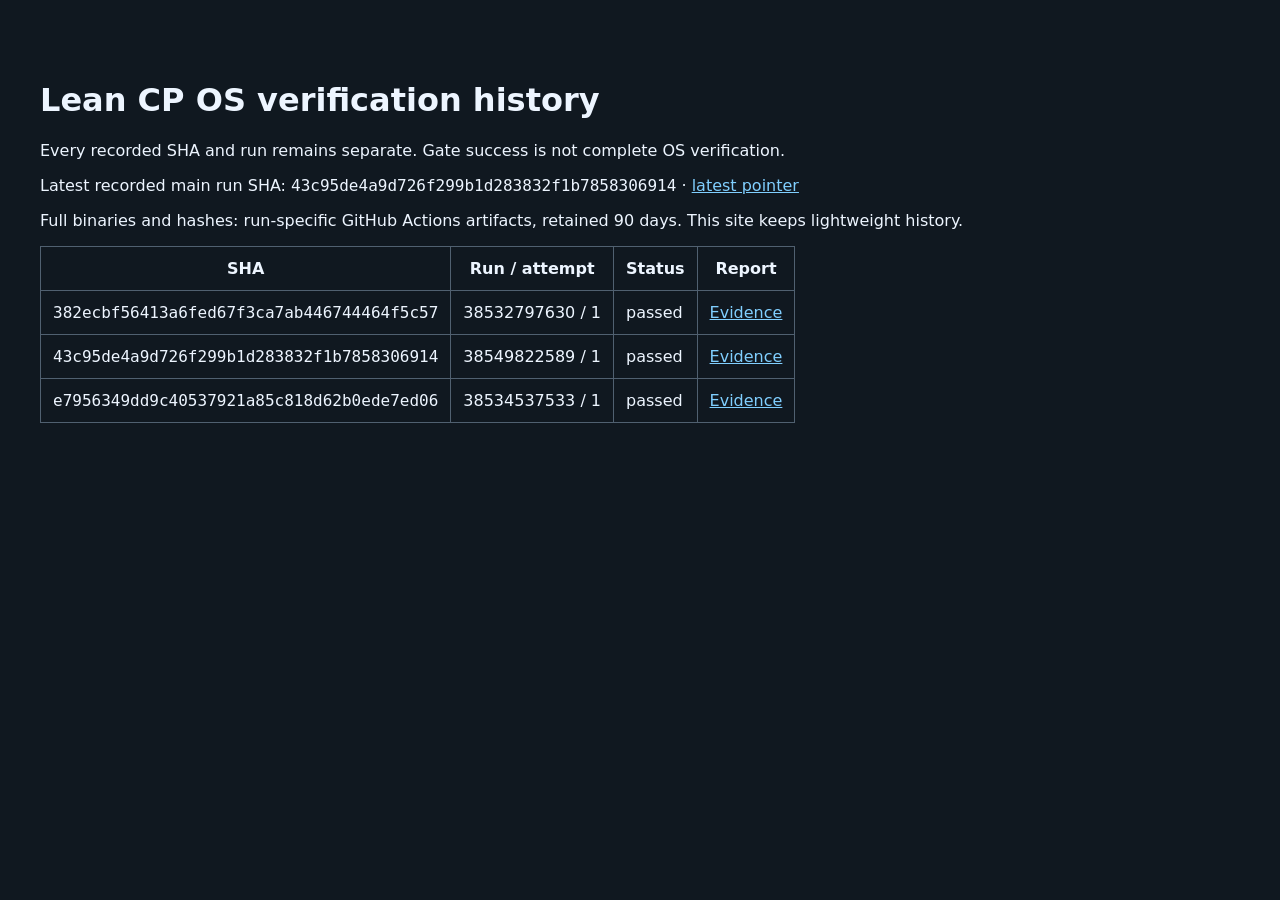
<file: index.html>
<!doctype html><meta charset="utf-8"><title>Lean CP OS verification history</title><style>body{font:16px system-ui;max-width:1200px;margin:40px auto;padding:20px;background:#101820;color:#edf5ff}a{color:#80cfff}td,th{padding:12px;border:1px solid #506070}table{border-collapse:collapse}code{overflow-wrap:anywhere}</style><h1>Lean CP OS verification history</h1><p>Every recorded SHA and run remains separate. Gate success is not complete OS verification.</p><p>Latest recorded main run SHA: <code>43c95de4a9d726f299b1d283832f1b7858306914</code> · <a href="latest.json">latest pointer</a></p><p>Full binaries and hashes: run-specific GitHub Actions artifacts, retained 90 days. This site keeps lightweight history.</p><table><tr><th>SHA</th><th>Run / attempt</th><th>Status</th><th>Report</th></tr><tr><td><code>382ecbf56413a6fed67f3ca7ab446744464f5c57</code></td><td>38532797630 / 1</td><td>passed</td><td><a href="commits/382ecbf56413a6fed67f3ca7ab446744464f5c57/runs/38532797630-1/index.html">Evidence</a></td></tr><tr><td><code>43c95de4a9d726f299b1d283832f1b7858306914</code></td><td>38549822589 / 1</td><td>passed</td><td><a href="commits/43c95de4a9d726f299b1d283832f1b7858306914/runs/38549822589-1/index.html">Evidence</a></td></tr><tr><td><code>e7956349dd9c40537921a85c818d62b0ede7ed06</code></td><td>38534537533 / 1</td><td>passed</td><td><a href="commits/e7956349dd9c40537921a85c818d62b0ede7ed06/runs/38534537533-1/index.html">Evidence</a></td></tr></table>
</file>
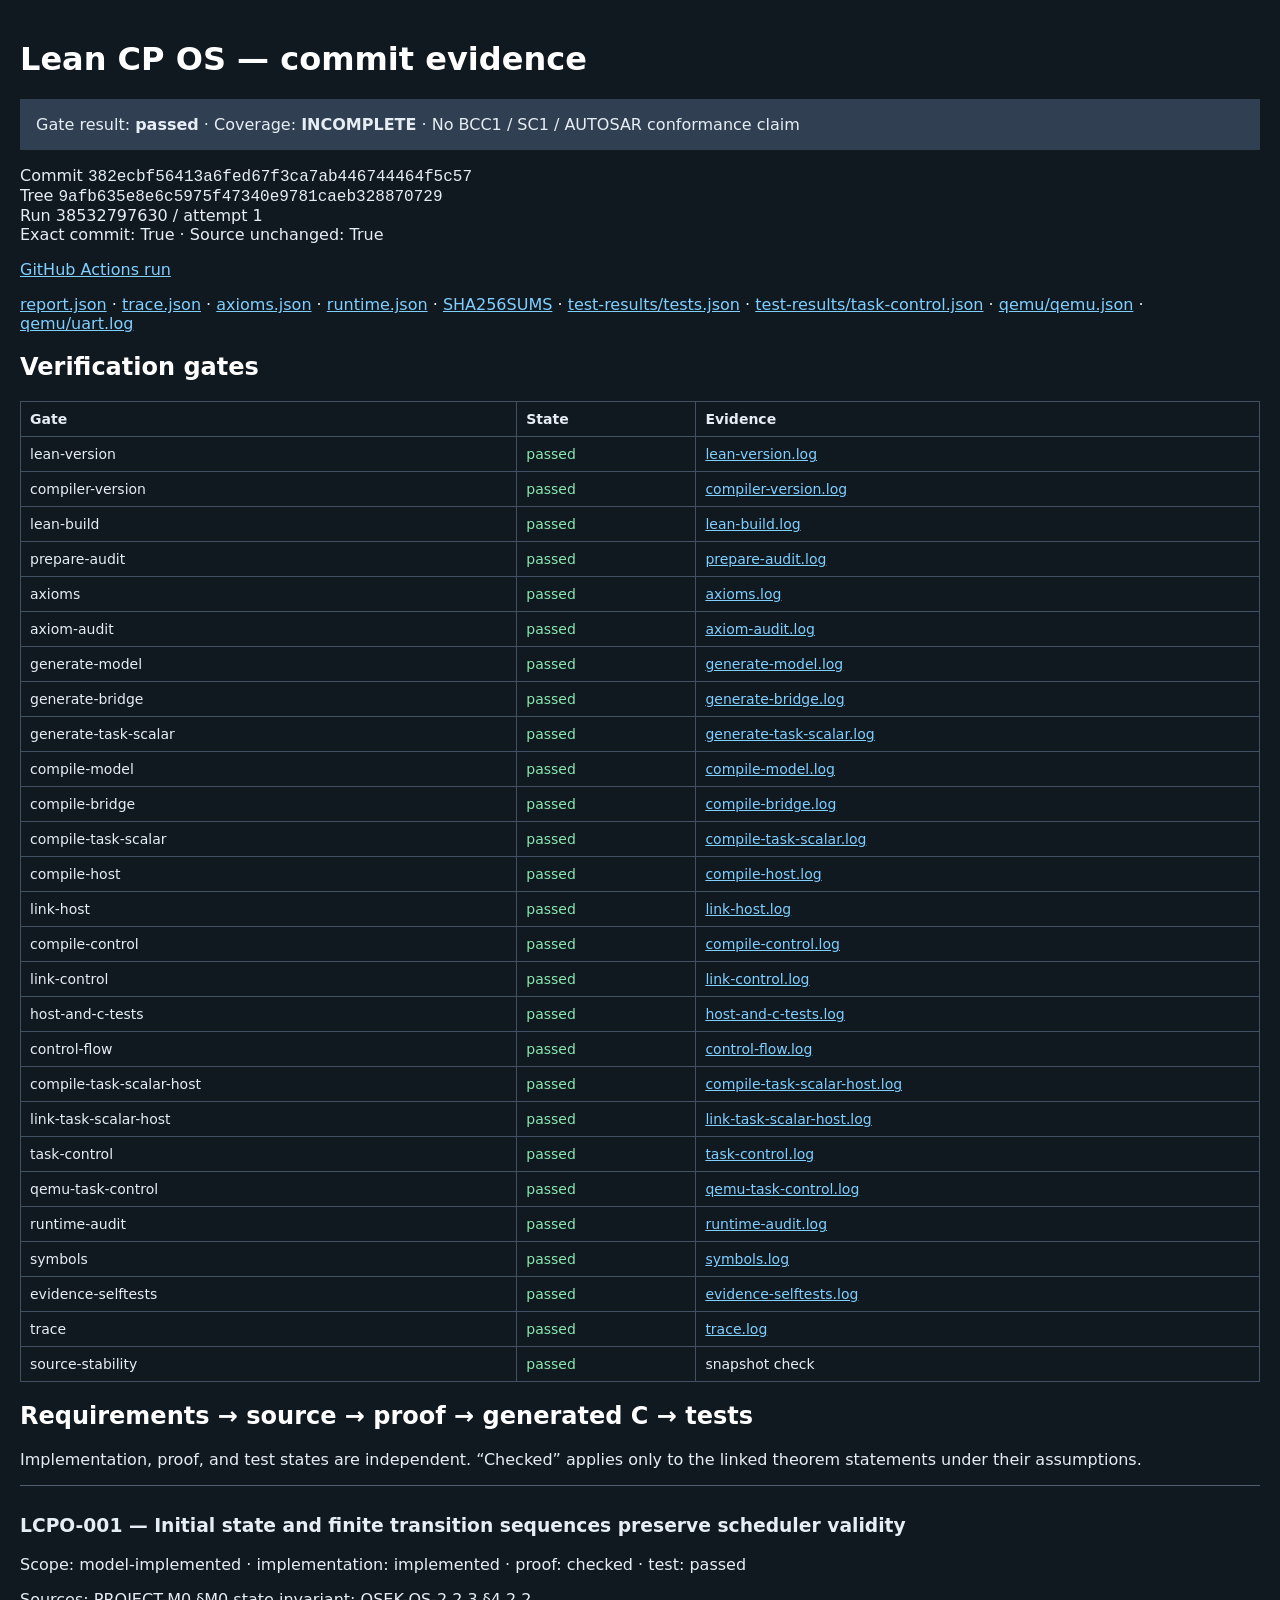
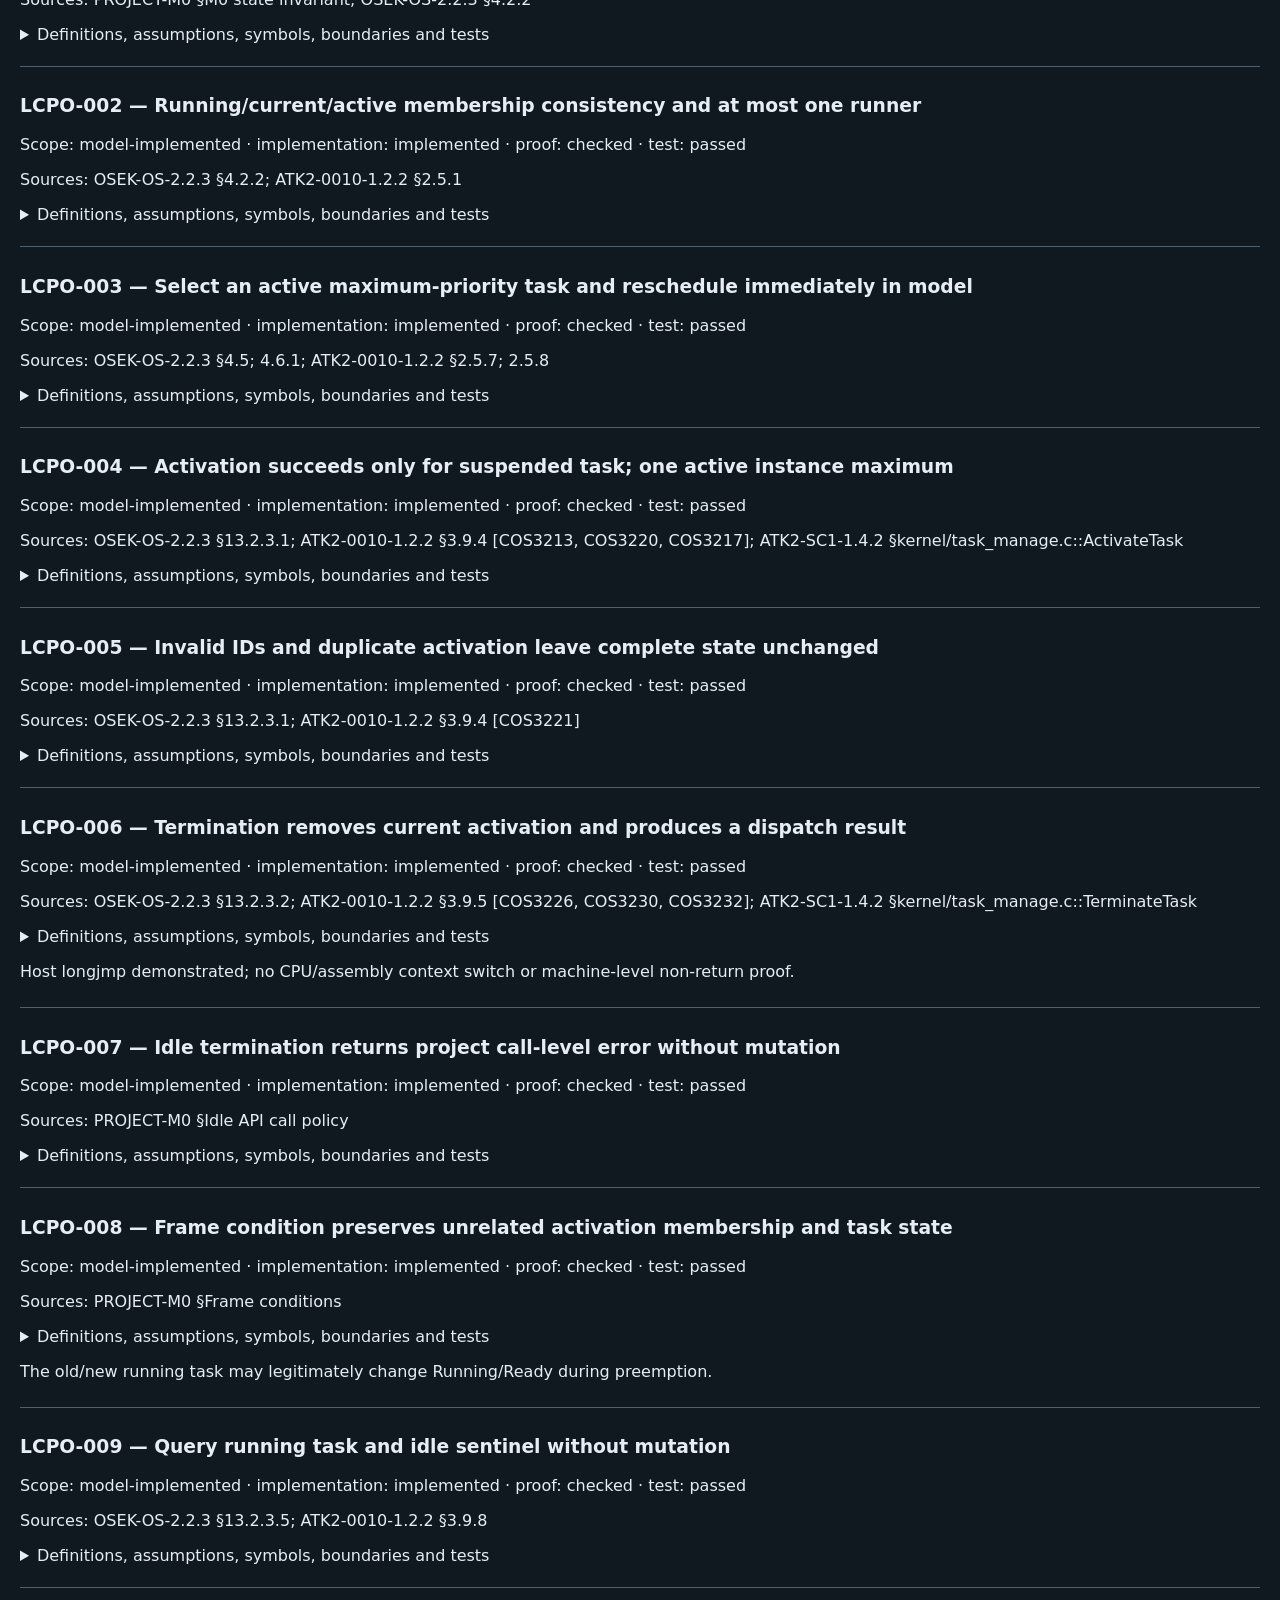
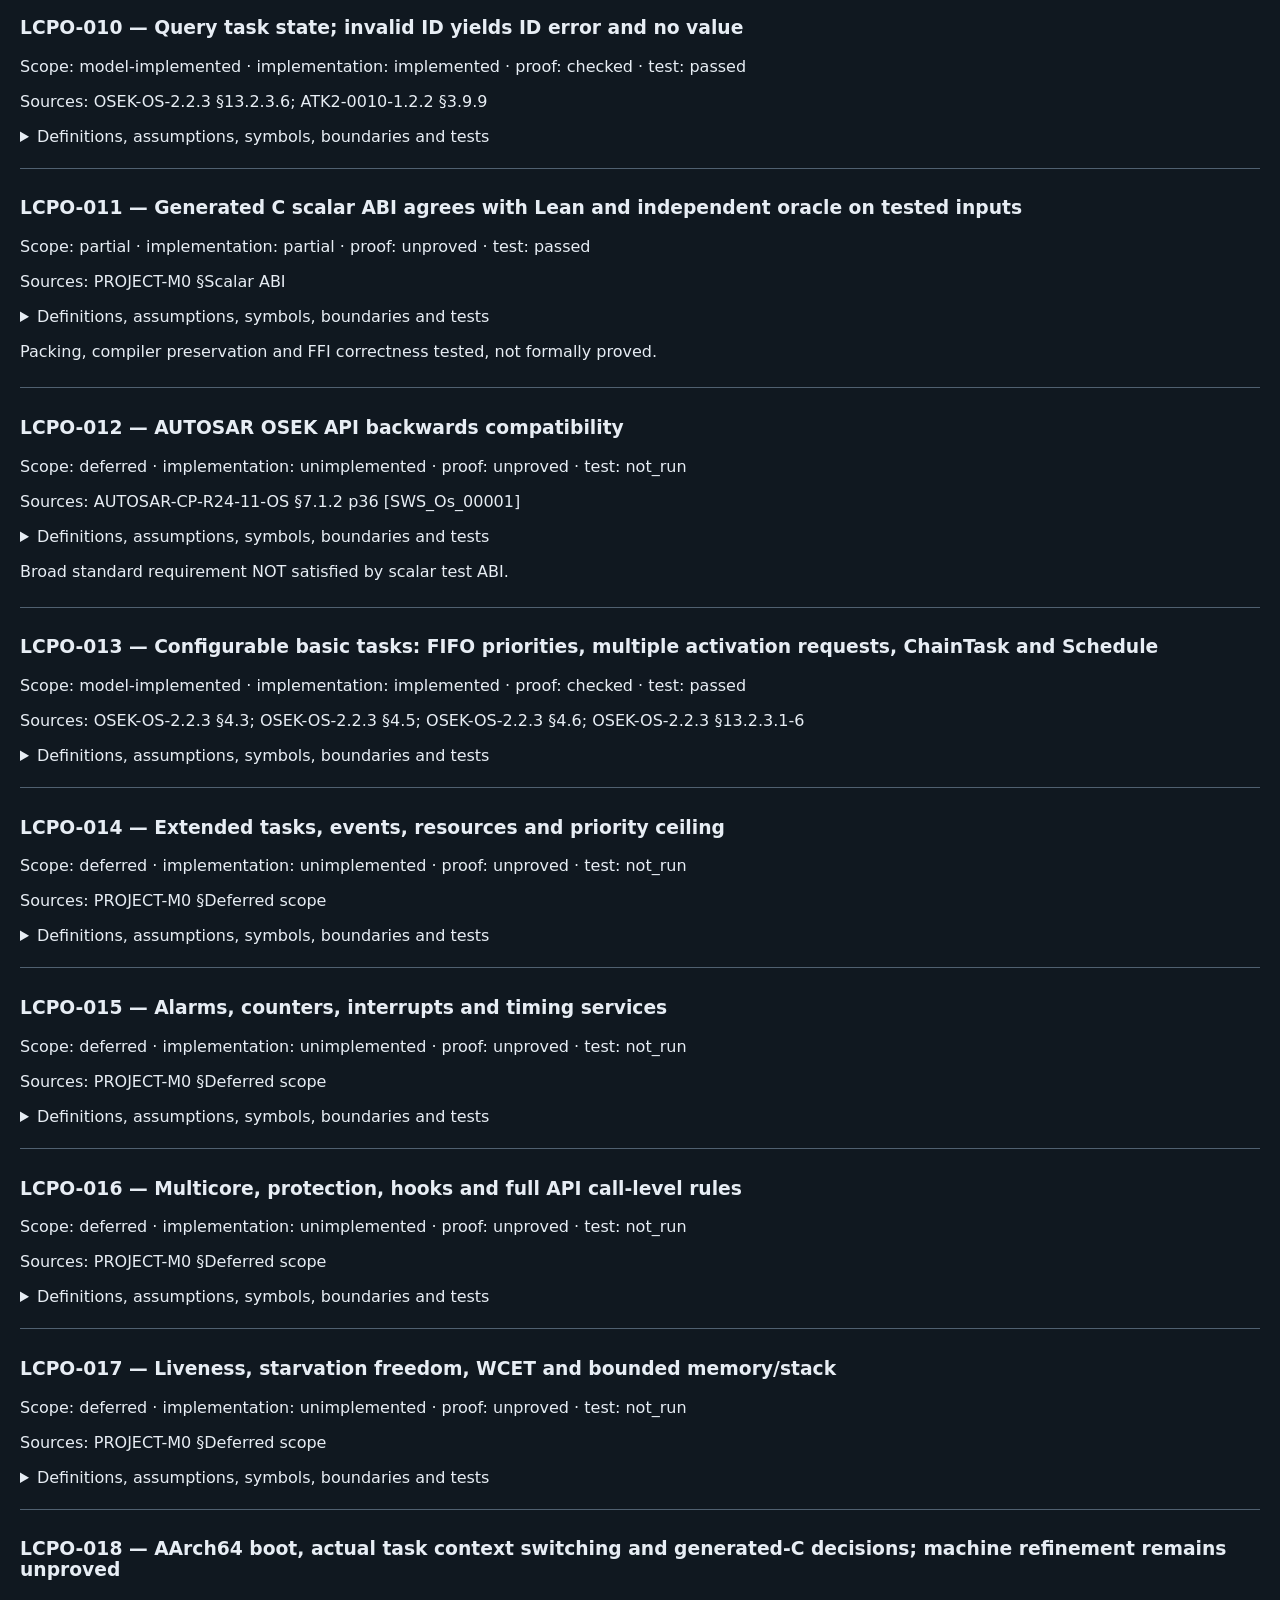
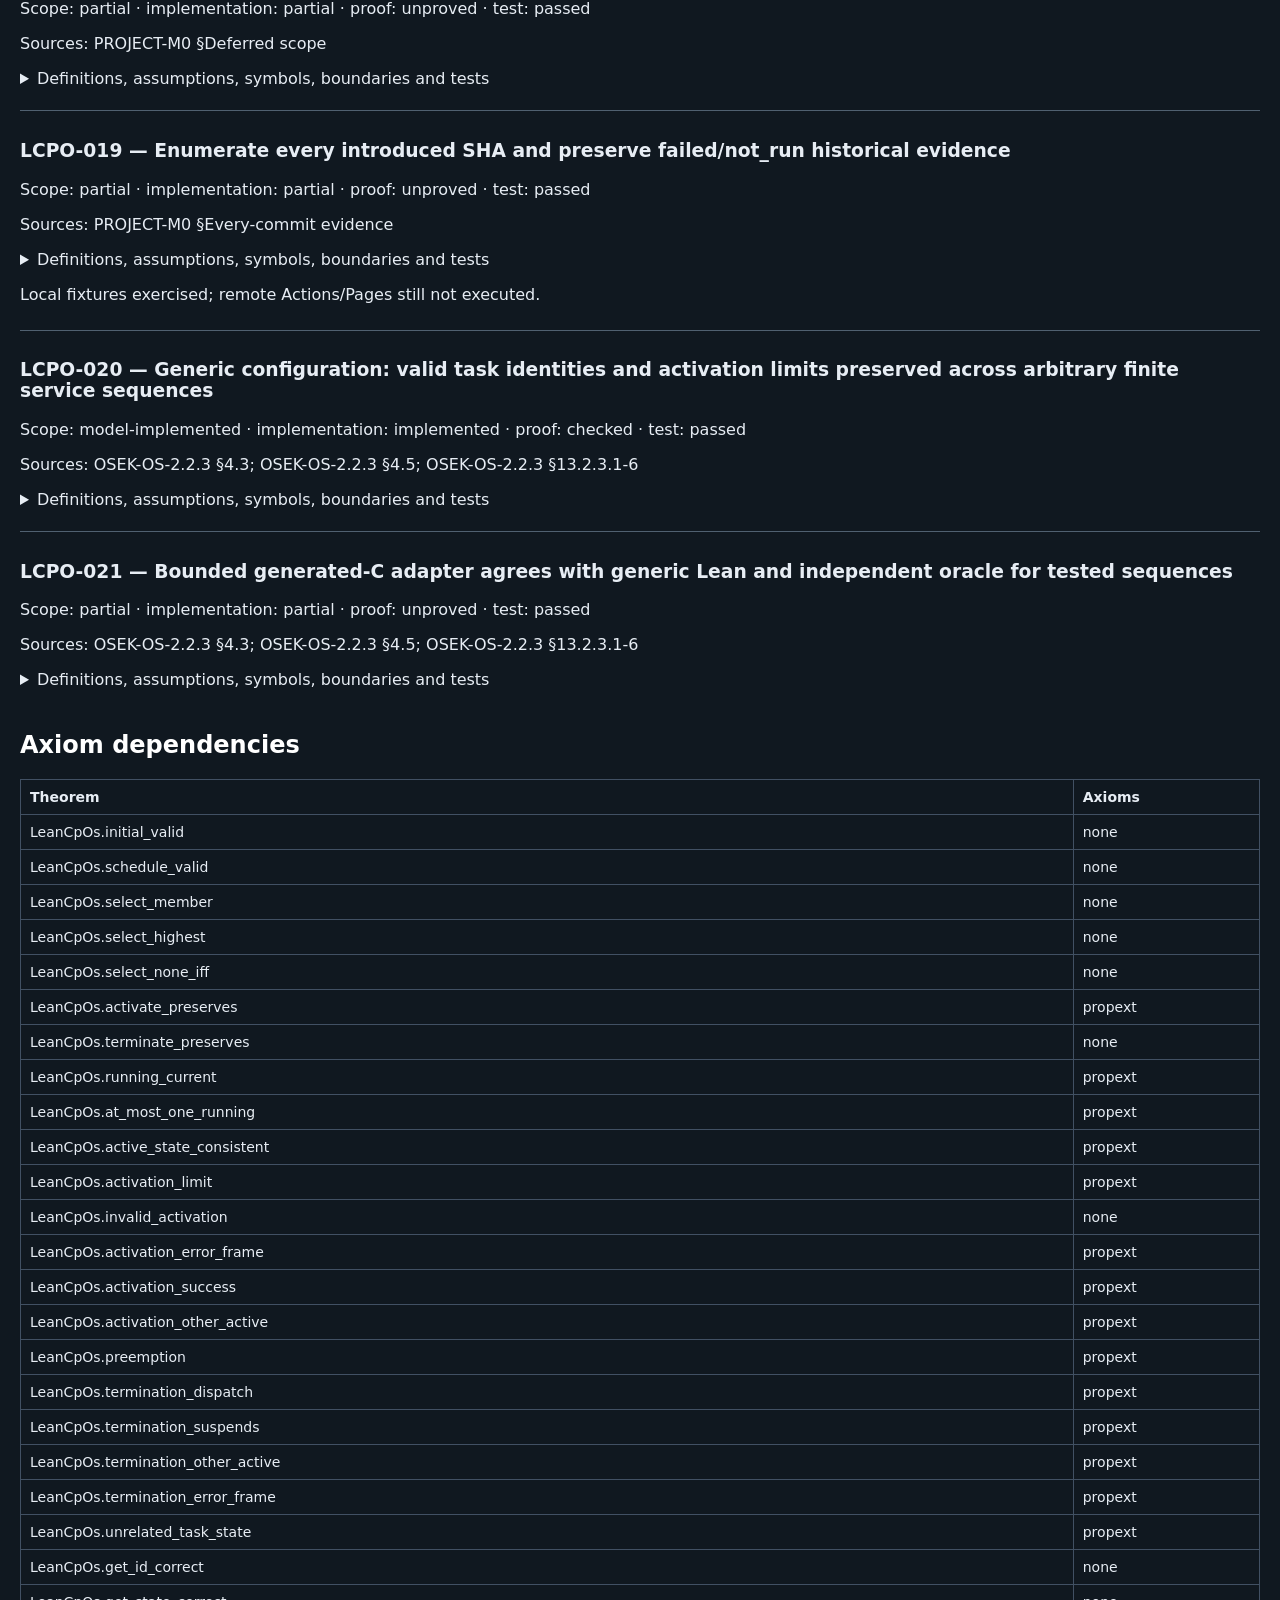
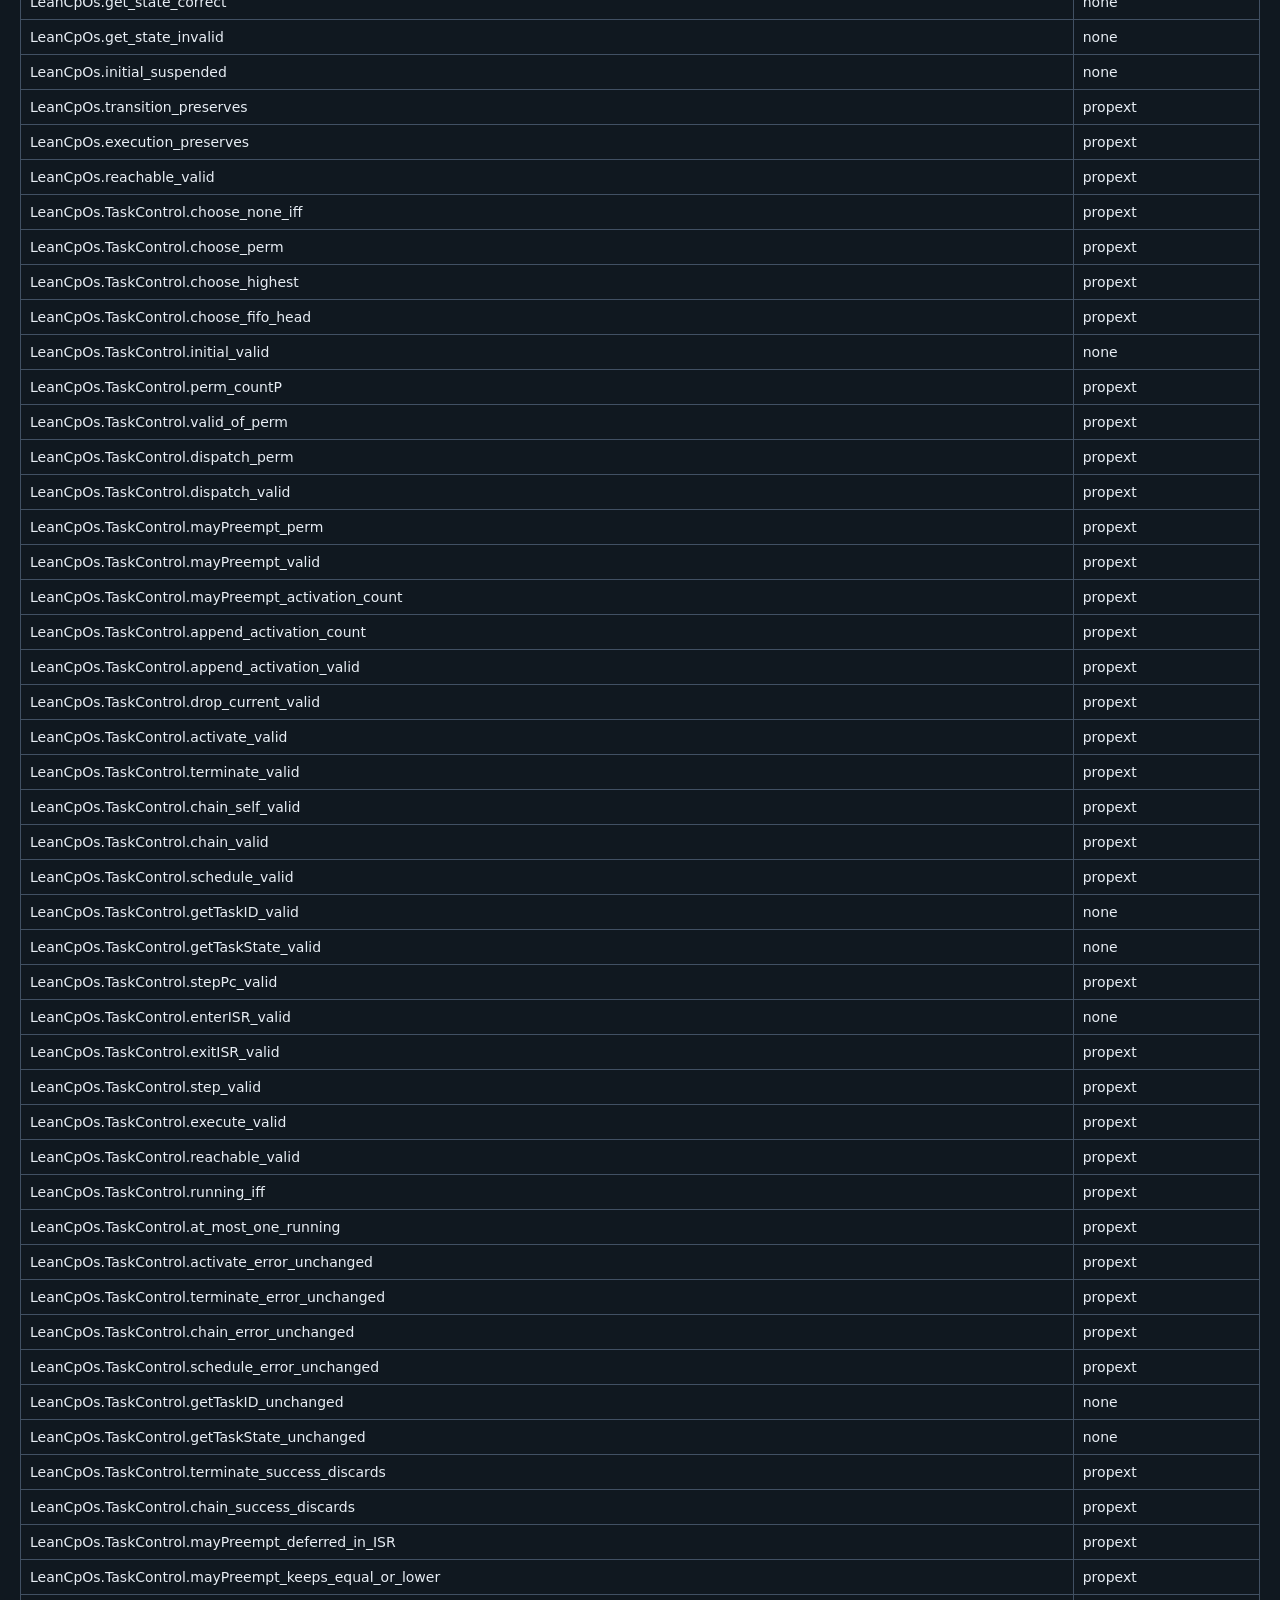
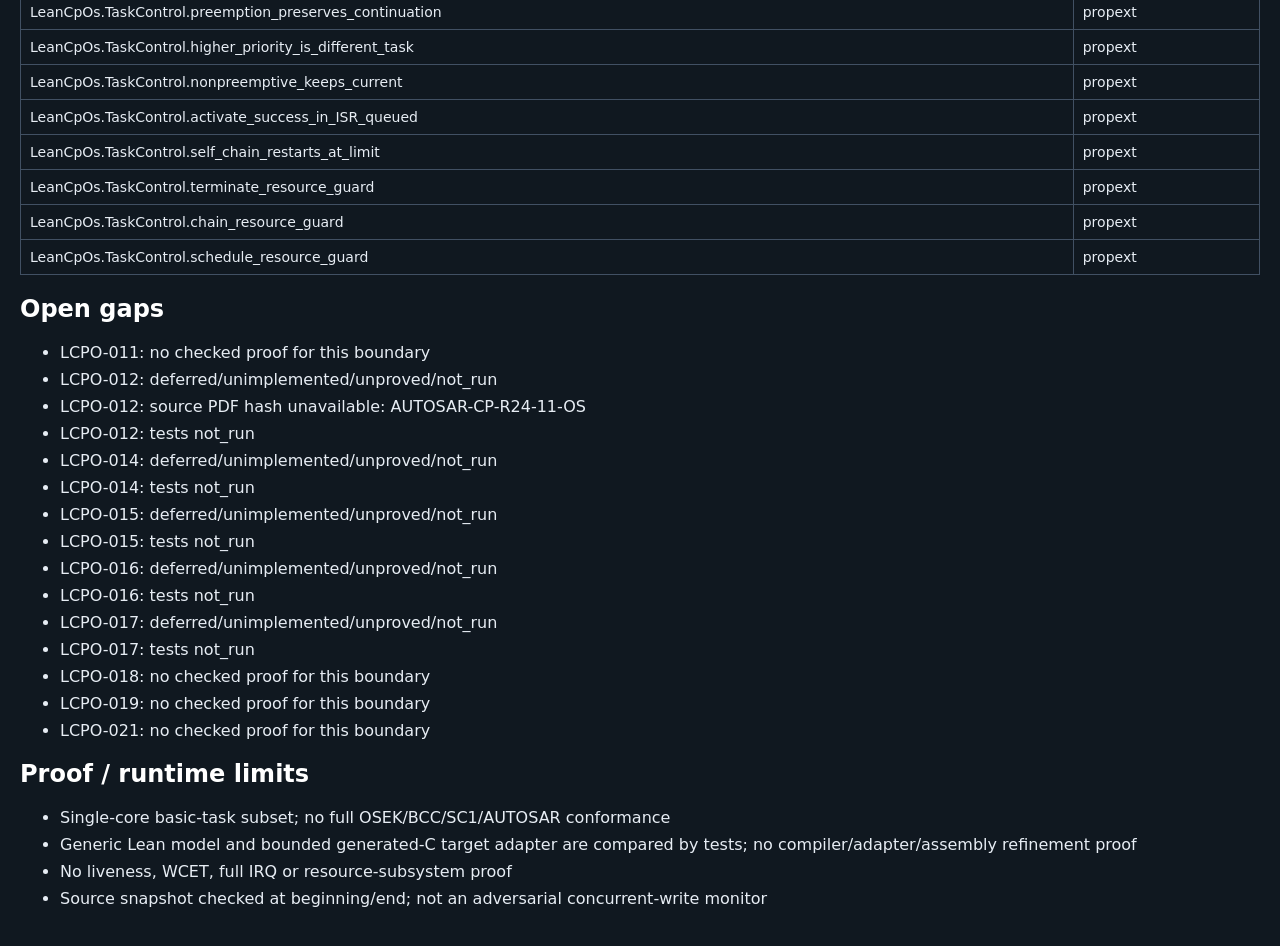
<file: commits/382ecbf56413a6fed67f3ca7ab446744464f5c57/runs/38532797630-1/index.html>
<!doctype html><html lang="en"><meta charset="utf-8"><meta name="viewport" content="width=device-width"><title>Lean CP OS evidence</title><style>body{font:16px system-ui;margin:40px auto;padding:0 20px;max-width:1250px;background:#101820;color:#e7edf4}a{color:#80cfff}h1,h2{color:#fff}table{border-collapse:collapse;width:100%;margin:20px 0}td,th{border:1px solid #415063;padding:9px;text-align:left;vertical-align:top;font-size:14px}code{overflow-wrap:anywhere}small{color:#b9c9d8}.passed,.checked{color:#8ae8b0}.failed{color:#ff9c9c}.not_run,.unproved{color:#ffd483}article{border-top:1px solid #506070;padding:10px 0}.banner{background:#304052;padding:16px}details{margin:12px 0}li{margin:8px 0}</style><body><h1>Lean CP OS — commit evidence</h1><p class="banner">Gate result: <b>passed</b> · Coverage: <b>INCOMPLETE</b> · No BCC1 / SC1 / AUTOSAR conformance claim</p><p>Commit <code>382ecbf56413a6fed67f3ca7ab446744464f5c57</code><br>Tree <code>9afb635e8e6c5975f47340e9781caeb328870729</code><br>Run 38532797630 / attempt 1<br>Exact commit: True · Source unchanged: True</p><a href="https://github.com/4ge32/lean-cp-os/actions/runs/38532797630">GitHub Actions run</a><p><a href="report.json">report.json</a> · <a href="trace.json">trace.json</a> · <a href="axioms.json">axioms.json</a> · <a href="runtime.json">runtime.json</a> · <a href="SHA256SUMS">SHA256SUMS</a> · <a href="test-results/tests.json">test-results/tests.json</a> · <a href="test-results/task-control.json">test-results/task-control.json</a> · <a href="qemu/qemu.json">qemu/qemu.json</a> · <a href="qemu/uart.log">qemu/uart.log</a></p><h2>Verification gates</h2><table><tr><th>Gate</th><th>State</th><th>Evidence</th></tr><tr><td>lean-version</td><td class="passed">passed</td><td><a href="lean-version.log">lean-version.log</a></td></tr><tr><td>compiler-version</td><td class="passed">passed</td><td><a href="compiler-version.log">compiler-version.log</a></td></tr><tr><td>lean-build</td><td class="passed">passed</td><td><a href="lean-build.log">lean-build.log</a></td></tr><tr><td>prepare-audit</td><td class="passed">passed</td><td><a href="prepare-audit.log">prepare-audit.log</a></td></tr><tr><td>axioms</td><td class="passed">passed</td><td><a href="axioms.log">axioms.log</a></td></tr><tr><td>axiom-audit</td><td class="passed">passed</td><td><a href="axiom-audit.log">axiom-audit.log</a></td></tr><tr><td>generate-model</td><td class="passed">passed</td><td><a href="generate-model.log">generate-model.log</a></td></tr><tr><td>generate-bridge</td><td class="passed">passed</td><td><a href="generate-bridge.log">generate-bridge.log</a></td></tr><tr><td>generate-task-scalar</td><td class="passed">passed</td><td><a href="generate-task-scalar.log">generate-task-scalar.log</a></td></tr><tr><td>compile-model</td><td class="passed">passed</td><td><a href="compile-model.log">compile-model.log</a></td></tr><tr><td>compile-bridge</td><td class="passed">passed</td><td><a href="compile-bridge.log">compile-bridge.log</a></td></tr><tr><td>compile-task-scalar</td><td class="passed">passed</td><td><a href="compile-task-scalar.log">compile-task-scalar.log</a></td></tr><tr><td>compile-host</td><td class="passed">passed</td><td><a href="compile-host.log">compile-host.log</a></td></tr><tr><td>link-host</td><td class="passed">passed</td><td><a href="link-host.log">link-host.log</a></td></tr><tr><td>compile-control</td><td class="passed">passed</td><td><a href="compile-control.log">compile-control.log</a></td></tr><tr><td>link-control</td><td class="passed">passed</td><td><a href="link-control.log">link-control.log</a></td></tr><tr><td>host-and-c-tests</td><td class="passed">passed</td><td><a href="host-and-c-tests.log">host-and-c-tests.log</a></td></tr><tr><td>control-flow</td><td class="passed">passed</td><td><a href="control-flow.log">control-flow.log</a></td></tr><tr><td>compile-task-scalar-host</td><td class="passed">passed</td><td><a href="compile-task-scalar-host.log">compile-task-scalar-host.log</a></td></tr><tr><td>link-task-scalar-host</td><td class="passed">passed</td><td><a href="link-task-scalar-host.log">link-task-scalar-host.log</a></td></tr><tr><td>task-control</td><td class="passed">passed</td><td><a href="task-control.log">task-control.log</a></td></tr><tr><td>qemu-task-control</td><td class="passed">passed</td><td><a href="qemu-task-control.log">qemu-task-control.log</a></td></tr><tr><td>runtime-audit</td><td class="passed">passed</td><td><a href="runtime-audit.log">runtime-audit.log</a></td></tr><tr><td>symbols</td><td class="passed">passed</td><td><a href="symbols.log">symbols.log</a></td></tr><tr><td>evidence-selftests</td><td class="passed">passed</td><td><a href="evidence-selftests.log">evidence-selftests.log</a></td></tr><tr><td>trace</td><td class="passed">passed</td><td><a href="trace.log">trace.log</a></td></tr><tr><td>source-stability</td><td class="passed">passed</td><td>snapshot check</td></tr></table><h2>Requirements → source → proof → generated C → tests</h2><p>Implementation, proof, and test states are independent. “Checked” applies only to the linked theorem statements under their assumptions.</p><article id="LCPO-001"><h3>LCPO-001 — Initial state and finite transition sequences preserve scheduler validity</h3><p>Scope: model-implemented · implementation: implemented · proof: checked · test: passed</p><p>Sources: PROJECT-M0 §M0 state invariant; OSEK-OS-2.2.3 §4.2.2</p><details><summary>Definitions, assumptions, symbols, boundaries and tests</summary><pre>{
  &quot;definitions&quot;: [
    &quot;LeanCpOs.Valid&quot;,
    &quot;LeanCpOs.initial&quot;,
    &quot;LeanCpOs.schedule&quot;,
    &quot;LeanCpOs.execute&quot;,
    &quot;LeanCpOs.transition&quot;
  ],
  &quot;theorems&quot;: [
    &quot;LeanCpOs.initial_valid&quot;,
    &quot;LeanCpOs.schedule_valid&quot;,
    &quot;LeanCpOs.activate_preserves&quot;,
    &quot;LeanCpOs.terminate_preserves&quot;,
    &quot;LeanCpOs.initial_suspended&quot;,
    &quot;LeanCpOs.transition_preserves&quot;,
    &quot;LeanCpOs.execution_preserves&quot;,
    &quot;LeanCpOs.reachable_valid&quot;
  ],
  &quot;assumptions&quot;: [
    &quot;A-STATIC3&quot;,
    &quot;A-ATOMIC&quot;,
    &quot;A-VALID&quot;,
    &quot;A-TRUST&quot;
  ],
  &quot;generated_symbols&quot;: [
    &quot;l_LeanCpOs_schedule&quot;,
    &quot;l_LeanCpOs_initial&quot;
  ],
  &quot;boundaries&quot;: [
    &quot;c/bridge.h&quot;,
    &quot;c/host.c&quot;
  ],
  &quot;tests&quot;: [
    &quot;T-HOST&quot;,
    &quot;T-C-ABI&quot;,
    &quot;T-DIFFERENTIAL&quot;
  ]
}</pre></details></article><article id="LCPO-002"><h3>LCPO-002 — Running/current/active membership consistency and at most one runner</h3><p>Scope: model-implemented · implementation: implemented · proof: checked · test: passed</p><p>Sources: OSEK-OS-2.2.3 §4.2.2; ATK2-0010-1.2.2 §2.5.1</p><details><summary>Definitions, assumptions, symbols, boundaries and tests</summary><pre>{
  &quot;definitions&quot;: [
    &quot;LeanCpOs.State&quot;,
    &quot;LeanCpOs.Active.get&quot;,
    &quot;LeanCpOs.taskState&quot;
  ],
  &quot;theorems&quot;: [
    &quot;LeanCpOs.running_current&quot;,
    &quot;LeanCpOs.at_most_one_running&quot;,
    &quot;LeanCpOs.active_state_consistent&quot;
  ],
  &quot;assumptions&quot;: [
    &quot;A-STATIC3&quot;,
    &quot;A-ATOMIC&quot;,
    &quot;A-VALID&quot;,
    &quot;A-TRUST&quot;
  ],
  &quot;generated_symbols&quot;: [
    &quot;l_LeanCpOs_taskState&quot;
  ],
  &quot;boundaries&quot;: [
    &quot;c/bridge.h&quot;,
    &quot;c/host.c&quot;
  ],
  &quot;tests&quot;: [
    &quot;T-HOST&quot;,
    &quot;T-C-ABI&quot;,
    &quot;T-DIFFERENTIAL&quot;
  ]
}</pre></details></article><article id="LCPO-003"><h3>LCPO-003 — Select an active maximum-priority task and reschedule immediately in model</h3><p>Scope: model-implemented · implementation: implemented · proof: checked · test: passed</p><p>Sources: OSEK-OS-2.2.3 §4.5; 4.6.1; ATK2-0010-1.2.2 §2.5.7; 2.5.8</p><details><summary>Definitions, assumptions, symbols, boundaries and tests</summary><pre>{
  &quot;definitions&quot;: [
    &quot;LeanCpOs.select&quot;,
    &quot;LeanCpOs.priority&quot;,
    &quot;LeanCpOs.schedule&quot;
  ],
  &quot;theorems&quot;: [
    &quot;LeanCpOs.select_member&quot;,
    &quot;LeanCpOs.select_highest&quot;,
    &quot;LeanCpOs.select_none_iff&quot;,
    &quot;LeanCpOs.preemption&quot;
  ],
  &quot;assumptions&quot;: [
    &quot;A-STATIC3&quot;,
    &quot;A-ATOMIC&quot;,
    &quot;A-VALID&quot;,
    &quot;A-TRUST&quot;
  ],
  &quot;generated_symbols&quot;: [
    &quot;l_LeanCpOs_select&quot;,
    &quot;l_LeanCpOs_schedule&quot;
  ],
  &quot;boundaries&quot;: [
    &quot;c/bridge.h&quot;,
    &quot;c/host.c&quot;
  ],
  &quot;tests&quot;: [
    &quot;T-HOST&quot;,
    &quot;T-C-ABI&quot;,
    &quot;T-DIFFERENTIAL&quot;
  ]
}</pre></details></article><article id="LCPO-004"><h3>LCPO-004 — Activation succeeds only for suspended task; one active instance maximum</h3><p>Scope: model-implemented · implementation: implemented · proof: checked · test: passed</p><p>Sources: OSEK-OS-2.2.3 §13.2.3.1; ATK2-0010-1.2.2 §3.9.4 [COS3213, COS3220, COS3217]; ATK2-SC1-1.4.2 §kernel/task_manage.c::ActivateTask</p><details><summary>Definitions, assumptions, symbols, boundaries and tests</summary><pre>{
  &quot;definitions&quot;: [
    &quot;LeanCpOs.activate&quot;
  ],
  &quot;theorems&quot;: [
    &quot;LeanCpOs.activation_success&quot;,
    &quot;LeanCpOs.activation_limit&quot;
  ],
  &quot;assumptions&quot;: [
    &quot;A-STATIC3&quot;,
    &quot;A-ATOMIC&quot;,
    &quot;A-VALID&quot;,
    &quot;A-TRUST&quot;
  ],
  &quot;generated_symbols&quot;: [
    &quot;l_LeanCpOs_activate&quot;
  ],
  &quot;boundaries&quot;: [
    &quot;c/bridge.h&quot;,
    &quot;c/host.c&quot;
  ],
  &quot;tests&quot;: [
    &quot;T-HOST&quot;,
    &quot;T-C-ABI&quot;,
    &quot;T-DIFFERENTIAL&quot;
  ]
}</pre></details></article><article id="LCPO-005"><h3>LCPO-005 — Invalid IDs and duplicate activation leave complete state unchanged</h3><p>Scope: model-implemented · implementation: implemented · proof: checked · test: passed</p><p>Sources: OSEK-OS-2.2.3 §13.2.3.1; ATK2-0010-1.2.2 §3.9.4 [COS3221]</p><details><summary>Definitions, assumptions, symbols, boundaries and tests</summary><pre>{
  &quot;definitions&quot;: [
    &quot;LeanCpOs.activate&quot;
  ],
  &quot;theorems&quot;: [
    &quot;LeanCpOs.invalid_activation&quot;,
    &quot;LeanCpOs.activation_error_frame&quot;
  ],
  &quot;assumptions&quot;: [
    &quot;A-STATIC3&quot;,
    &quot;A-ATOMIC&quot;,
    &quot;A-VALID&quot;,
    &quot;A-TRUST&quot;
  ],
  &quot;generated_symbols&quot;: [
    &quot;l_LeanCpOs_activate&quot;
  ],
  &quot;boundaries&quot;: [
    &quot;c/bridge.h&quot;,
    &quot;c/host.c&quot;
  ],
  &quot;tests&quot;: [
    &quot;T-HOST&quot;,
    &quot;T-C-ABI&quot;,
    &quot;T-DIFFERENTIAL&quot;
  ]
}</pre></details></article><article id="LCPO-006"><h3>LCPO-006 — Termination removes current activation and produces a dispatch result</h3><p>Scope: model-implemented · implementation: implemented · proof: checked · test: passed</p><p>Sources: OSEK-OS-2.2.3 §13.2.3.2; ATK2-0010-1.2.2 §3.9.5 [COS3226, COS3230, COS3232]; ATK2-SC1-1.4.2 §kernel/task_manage.c::TerminateTask</p><details><summary>Definitions, assumptions, symbols, boundaries and tests</summary><pre>{
  &quot;definitions&quot;: [
    &quot;LeanCpOs.terminate&quot;,
    &quot;LeanCpOs.Control&quot;
  ],
  &quot;theorems&quot;: [
    &quot;LeanCpOs.termination_dispatch&quot;,
    &quot;LeanCpOs.termination_suspends&quot;
  ],
  &quot;assumptions&quot;: [
    &quot;A-STATIC3&quot;,
    &quot;A-ATOMIC&quot;,
    &quot;A-VALID&quot;,
    &quot;A-TRUST&quot;
  ],
  &quot;generated_symbols&quot;: [
    &quot;l_LeanCpOs_terminate&quot;
  ],
  &quot;boundaries&quot;: [
    &quot;c/bridge.h&quot;,
    &quot;c/host.c&quot;,
    &quot;c/control_flow.c&quot;
  ],
  &quot;tests&quot;: [
    &quot;T-HOST&quot;,
    &quot;T-C-ABI&quot;,
    &quot;T-DIFFERENTIAL&quot;,
    &quot;T-CONTROL&quot;
  ]
}</pre></details><p>Host longjmp demonstrated; no CPU/assembly context switch or machine-level non-return proof.</p></article><article id="LCPO-007"><h3>LCPO-007 — Idle termination returns project call-level error without mutation</h3><p>Scope: model-implemented · implementation: implemented · proof: checked · test: passed</p><p>Sources: PROJECT-M0 §Idle API call policy</p><details><summary>Definitions, assumptions, symbols, boundaries and tests</summary><pre>{
  &quot;definitions&quot;: [
    &quot;LeanCpOs.terminate&quot;
  ],
  &quot;theorems&quot;: [
    &quot;LeanCpOs.termination_error_frame&quot;
  ],
  &quot;assumptions&quot;: [
    &quot;A-STATIC3&quot;,
    &quot;A-ATOMIC&quot;,
    &quot;A-VALID&quot;,
    &quot;A-TRUST&quot;
  ],
  &quot;generated_symbols&quot;: [
    &quot;l_LeanCpOs_terminate&quot;
  ],
  &quot;boundaries&quot;: [
    &quot;c/bridge.h&quot;,
    &quot;c/host.c&quot;
  ],
  &quot;tests&quot;: [
    &quot;T-HOST&quot;,
    &quot;T-C-ABI&quot;,
    &quot;T-DIFFERENTIAL&quot;,
    &quot;T-CONTROL&quot;
  ]
}</pre></details></article><article id="LCPO-008"><h3>LCPO-008 — Frame condition preserves unrelated activation membership and task state</h3><p>Scope: model-implemented · implementation: implemented · proof: checked · test: passed</p><p>Sources: PROJECT-M0 §Frame conditions</p><details><summary>Definitions, assumptions, symbols, boundaries and tests</summary><pre>{
  &quot;definitions&quot;: [
    &quot;LeanCpOs.Active.set&quot;,
    &quot;LeanCpOs.taskState&quot;
  ],
  &quot;theorems&quot;: [
    &quot;LeanCpOs.activation_other_active&quot;,
    &quot;LeanCpOs.termination_other_active&quot;,
    &quot;LeanCpOs.unrelated_task_state&quot;
  ],
  &quot;assumptions&quot;: [
    &quot;A-STATIC3&quot;,
    &quot;A-ATOMIC&quot;,
    &quot;A-VALID&quot;,
    &quot;A-TRUST&quot;
  ],
  &quot;generated_symbols&quot;: [
    &quot;l_LeanCpOs_Active_set&quot;,
    &quot;l_LeanCpOs_taskState&quot;
  ],
  &quot;boundaries&quot;: [
    &quot;c/bridge.h&quot;,
    &quot;c/host.c&quot;
  ],
  &quot;tests&quot;: [
    &quot;T-HOST&quot;,
    &quot;T-C-ABI&quot;,
    &quot;T-DIFFERENTIAL&quot;
  ]
}</pre></details><p>The old/new running task may legitimately change Running/Ready during preemption.</p></article><article id="LCPO-009"><h3>LCPO-009 — Query running task and idle sentinel without mutation</h3><p>Scope: model-implemented · implementation: implemented · proof: checked · test: passed</p><p>Sources: OSEK-OS-2.2.3 §13.2.3.5; ATK2-0010-1.2.2 §3.9.8</p><details><summary>Definitions, assumptions, symbols, boundaries and tests</summary><pre>{
  &quot;definitions&quot;: [
    &quot;LeanCpOs.getTaskID&quot;
  ],
  &quot;theorems&quot;: [
    &quot;LeanCpOs.get_id_correct&quot;
  ],
  &quot;assumptions&quot;: [
    &quot;A-STATIC3&quot;,
    &quot;A-ATOMIC&quot;,
    &quot;A-VALID&quot;,
    &quot;A-TRUST&quot;
  ],
  &quot;generated_symbols&quot;: [
    &quot;l_LeanCpOs_getTaskID&quot;
  ],
  &quot;boundaries&quot;: [
    &quot;c/bridge.h&quot;,
    &quot;c/host.c&quot;
  ],
  &quot;tests&quot;: [
    &quot;T-HOST&quot;,
    &quot;T-C-ABI&quot;,
    &quot;T-DIFFERENTIAL&quot;
  ]
}</pre></details></article><article id="LCPO-010"><h3>LCPO-010 — Query task state; invalid ID yields ID error and no value</h3><p>Scope: model-implemented · implementation: implemented · proof: checked · test: passed</p><p>Sources: OSEK-OS-2.2.3 §13.2.3.6; ATK2-0010-1.2.2 §3.9.9</p><details><summary>Definitions, assumptions, symbols, boundaries and tests</summary><pre>{
  &quot;definitions&quot;: [
    &quot;LeanCpOs.getTaskState&quot;
  ],
  &quot;theorems&quot;: [
    &quot;LeanCpOs.get_state_correct&quot;,
    &quot;LeanCpOs.get_state_invalid&quot;
  ],
  &quot;assumptions&quot;: [
    &quot;A-STATIC3&quot;,
    &quot;A-ATOMIC&quot;,
    &quot;A-VALID&quot;,
    &quot;A-TRUST&quot;
  ],
  &quot;generated_symbols&quot;: [
    &quot;l_LeanCpOs_getTaskState&quot;
  ],
  &quot;boundaries&quot;: [
    &quot;c/bridge.h&quot;,
    &quot;c/host.c&quot;
  ],
  &quot;tests&quot;: [
    &quot;T-HOST&quot;,
    &quot;T-C-ABI&quot;,
    &quot;T-DIFFERENTIAL&quot;
  ]
}</pre></details></article><article id="LCPO-011"><h3>LCPO-011 — Generated C scalar ABI agrees with Lean and independent oracle on tested inputs</h3><p>Scope: partial · implementation: partial · proof: unproved · test: passed</p><p>Sources: PROJECT-M0 §Scalar ABI</p><details><summary>Definitions, assumptions, symbols, boundaries and tests</summary><pre>{
  &quot;definitions&quot;: [
    &quot;LeanCpOs.step&quot;,
    &quot;LeanCpOs.pack&quot;,
    &quot;LeanCpOs.fromMask&quot;,
    &quot;LeanCpOs.decodeTask&quot;
  ],
  &quot;theorems&quot;: [],
  &quot;assumptions&quot;: [
    &quot;A-STATIC3&quot;,
    &quot;A-ATOMIC&quot;,
    &quot;A-ABI&quot;,
    &quot;A-TRUST&quot;
  ],
  &quot;generated_symbols&quot;: [
    &quot;lean_cp_step&quot;,
    &quot;initialize_LeanCpOs_Bridge&quot;
  ],
  &quot;boundaries&quot;: [
    &quot;c/bridge.h&quot;,
    &quot;c/host.c&quot;
  ],
  &quot;tests&quot;: [
    &quot;T-HOST&quot;,
    &quot;T-C-ABI&quot;,
    &quot;T-DIFFERENTIAL&quot;
  ]
}</pre></details><p>Packing, compiler preservation and FFI correctness tested, not formally proved.</p></article><article id="LCPO-012"><h3>LCPO-012 — AUTOSAR OSEK API backwards compatibility</h3><p>Scope: deferred · implementation: unimplemented · proof: unproved · test: not_run</p><p>Sources: AUTOSAR-CP-R24-11-OS §7.1.2 p36 [SWS_Os_00001]</p><details><summary>Definitions, assumptions, symbols, boundaries and tests</summary><pre>{
  &quot;definitions&quot;: [],
  &quot;theorems&quot;: [],
  &quot;assumptions&quot;: [
    &quot;A-STATIC3&quot;,
    &quot;A-ATOMIC&quot;,
    &quot;A-VALID&quot;,
    &quot;A-TRUST&quot;
  ],
  &quot;generated_symbols&quot;: [],
  &quot;boundaries&quot;: [
    &quot;c/bridge.h&quot;,
    &quot;c/host.c&quot;
  ],
  &quot;tests&quot;: []
}</pre></details><p>Broad standard requirement NOT satisfied by scalar test ABI.</p></article><article id="LCPO-013"><h3>LCPO-013 — Configurable basic tasks: FIFO priorities, multiple activation requests, ChainTask and Schedule</h3><p>Scope: model-implemented · implementation: implemented · proof: checked · test: passed</p><p>Sources: OSEK-OS-2.2.3 §4.3; OSEK-OS-2.2.3 §4.5; OSEK-OS-2.2.3 §4.6; OSEK-OS-2.2.3 §13.2.3.1-6</p><details><summary>Definitions, assumptions, symbols, boundaries and tests</summary><pre>{
  &quot;definitions&quot;: [
    &quot;LeanCpOs.TaskControl.Config&quot;,
    &quot;LeanCpOs.TaskControl.Frame&quot;,
    &quot;LeanCpOs.TaskControl.State&quot;,
    &quot;LeanCpOs.TaskControl.choose&quot;,
    &quot;LeanCpOs.TaskControl.activate&quot;,
    &quot;LeanCpOs.TaskControl.terminate&quot;,
    &quot;LeanCpOs.TaskControl.chain&quot;,
    &quot;LeanCpOs.TaskControl.schedule&quot;,
    &quot;LeanCpOs.TaskControl.getTaskID&quot;,
    &quot;LeanCpOs.TaskControl.getTaskState&quot;
  ],
  &quot;theorems&quot;: [
    &quot;LeanCpOs.TaskControl.activate_error_unchanged&quot;,
    &quot;LeanCpOs.TaskControl.terminate_error_unchanged&quot;,
    &quot;LeanCpOs.TaskControl.chain_error_unchanged&quot;,
    &quot;LeanCpOs.TaskControl.schedule_error_unchanged&quot;,
    &quot;LeanCpOs.TaskControl.getTaskID_unchanged&quot;,
    &quot;LeanCpOs.TaskControl.getTaskState_unchanged&quot;,
    &quot;LeanCpOs.TaskControl.terminate_success_discards&quot;,
    &quot;LeanCpOs.TaskControl.chain_success_discards&quot;,
    &quot;LeanCpOs.TaskControl.mayPreempt_deferred_in_ISR&quot;,
    &quot;LeanCpOs.TaskControl.mayPreempt_keeps_equal_or_lower&quot;,
    &quot;LeanCpOs.TaskControl.preemption_preserves_continuation&quot;,
    &quot;LeanCpOs.TaskControl.higher_priority_is_different_task&quot;,
    &quot;LeanCpOs.TaskControl.nonpreemptive_keeps_current&quot;,
    &quot;LeanCpOs.TaskControl.activate_success_in_ISR_queued&quot;,
    &quot;LeanCpOs.TaskControl.self_chain_restarts_at_limit&quot;,
    &quot;LeanCpOs.TaskControl.terminate_resource_guard&quot;,
    &quot;LeanCpOs.TaskControl.chain_resource_guard&quot;,
    &quot;LeanCpOs.TaskControl.schedule_resource_guard&quot;
  ],
  &quot;assumptions&quot;: [
    &quot;A-BASIC&quot;,
    &quot;A-CALLER&quot;,
    &quot;A-TRUST&quot;
  ],
  &quot;generated_symbols&quot;: [],
  &quot;boundaries&quot;: [],
  &quot;tests&quot;: [
    &quot;T-TASK-CONTROL&quot;
  ]
}</pre></details></article><article id="LCPO-014"><h3>LCPO-014 — Extended tasks, events, resources and priority ceiling</h3><p>Scope: deferred · implementation: unimplemented · proof: unproved · test: not_run</p><p>Sources: PROJECT-M0 §Deferred scope</p><details><summary>Definitions, assumptions, symbols, boundaries and tests</summary><pre>{
  &quot;definitions&quot;: [],
  &quot;theorems&quot;: [],
  &quot;assumptions&quot;: [
    &quot;A-STATIC3&quot;,
    &quot;A-ATOMIC&quot;,
    &quot;A-VALID&quot;,
    &quot;A-TRUST&quot;
  ],
  &quot;generated_symbols&quot;: [],
  &quot;boundaries&quot;: [
    &quot;c/bridge.h&quot;,
    &quot;c/host.c&quot;
  ],
  &quot;tests&quot;: []
}</pre></details></article><article id="LCPO-015"><h3>LCPO-015 — Alarms, counters, interrupts and timing services</h3><p>Scope: deferred · implementation: unimplemented · proof: unproved · test: not_run</p><p>Sources: PROJECT-M0 §Deferred scope</p><details><summary>Definitions, assumptions, symbols, boundaries and tests</summary><pre>{
  &quot;definitions&quot;: [],
  &quot;theorems&quot;: [],
  &quot;assumptions&quot;: [
    &quot;A-STATIC3&quot;,
    &quot;A-ATOMIC&quot;,
    &quot;A-VALID&quot;,
    &quot;A-TRUST&quot;
  ],
  &quot;generated_symbols&quot;: [],
  &quot;boundaries&quot;: [
    &quot;c/bridge.h&quot;,
    &quot;c/host.c&quot;
  ],
  &quot;tests&quot;: []
}</pre></details></article><article id="LCPO-016"><h3>LCPO-016 — Multicore, protection, hooks and full API call-level rules</h3><p>Scope: deferred · implementation: unimplemented · proof: unproved · test: not_run</p><p>Sources: PROJECT-M0 §Deferred scope</p><details><summary>Definitions, assumptions, symbols, boundaries and tests</summary><pre>{
  &quot;definitions&quot;: [],
  &quot;theorems&quot;: [],
  &quot;assumptions&quot;: [
    &quot;A-STATIC3&quot;,
    &quot;A-ATOMIC&quot;,
    &quot;A-VALID&quot;,
    &quot;A-TRUST&quot;
  ],
  &quot;generated_symbols&quot;: [],
  &quot;boundaries&quot;: [
    &quot;c/bridge.h&quot;,
    &quot;c/host.c&quot;
  ],
  &quot;tests&quot;: []
}</pre></details></article><article id="LCPO-017"><h3>LCPO-017 — Liveness, starvation freedom, WCET and bounded memory/stack</h3><p>Scope: deferred · implementation: unimplemented · proof: unproved · test: not_run</p><p>Sources: PROJECT-M0 §Deferred scope</p><details><summary>Definitions, assumptions, symbols, boundaries and tests</summary><pre>{
  &quot;definitions&quot;: [],
  &quot;theorems&quot;: [],
  &quot;assumptions&quot;: [
    &quot;A-STATIC3&quot;,
    &quot;A-ATOMIC&quot;,
    &quot;A-VALID&quot;,
    &quot;A-TRUST&quot;
  ],
  &quot;generated_symbols&quot;: [],
  &quot;boundaries&quot;: [
    &quot;c/bridge.h&quot;,
    &quot;c/host.c&quot;
  ],
  &quot;tests&quot;: []
}</pre></details></article><article id="LCPO-018"><h3>LCPO-018 — AArch64 boot, actual task context switching and generated-C decisions; machine refinement remains unproved</h3><p>Scope: partial · implementation: partial · proof: unproved · test: passed</p><p>Sources: PROJECT-M0 §Deferred scope</p><details><summary>Definitions, assumptions, symbols, boundaries and tests</summary><pre>{
  &quot;definitions&quot;: [],
  &quot;theorems&quot;: [],
  &quot;assumptions&quot;: [
    &quot;A-TARGET&quot;,
    &quot;A-TRUST&quot;
  ],
  &quot;generated_symbols&quot;: [],
  &quot;boundaries&quot;: [
    &quot;c/bridge.h&quot;,
    &quot;c/host.c&quot;
  ],
  &quot;tests&quot;: [
    &quot;T-QEMU-TASK&quot;
  ]
}</pre></details></article><article id="LCPO-019"><h3>LCPO-019 — Enumerate every introduced SHA and preserve failed/not_run historical evidence</h3><p>Scope: partial · implementation: partial · proof: unproved · test: passed</p><p>Sources: PROJECT-M0 §Every-commit evidence</p><details><summary>Definitions, assumptions, symbols, boundaries and tests</summary><pre>{
  &quot;definitions&quot;: [],
  &quot;theorems&quot;: [],
  &quot;assumptions&quot;: [
    &quot;A-TRUST&quot;
  ],
  &quot;generated_symbols&quot;: [],
  &quot;boundaries&quot;: [],
  &quot;tests&quot;: [
    &quot;T-EVIDENCE&quot;
  ]
}</pre></details><p>Local fixtures exercised; remote Actions/Pages still not executed.</p></article><article id="LCPO-020"><h3>LCPO-020 — Generic configuration: valid task identities and activation limits preserved across arbitrary finite service sequences</h3><p>Scope: model-implemented · implementation: implemented · proof: checked · test: passed</p><p>Sources: OSEK-OS-2.2.3 §4.3; OSEK-OS-2.2.3 §4.5; OSEK-OS-2.2.3 §13.2.3.1-6</p><details><summary>Definitions, assumptions, symbols, boundaries and tests</summary><pre>{
  &quot;definitions&quot;: [
    &quot;LeanCpOs.TaskControl.Valid&quot;,
    &quot;LeanCpOs.TaskControl.activeCount&quot;,
    &quot;LeanCpOs.TaskControl.step&quot;,
    &quot;LeanCpOs.TaskControl.execute&quot;
  ],
  &quot;theorems&quot;: [
    &quot;LeanCpOs.TaskControl.choose_none_iff&quot;,
    &quot;LeanCpOs.TaskControl.choose_perm&quot;,
    &quot;LeanCpOs.TaskControl.choose_highest&quot;,
    &quot;LeanCpOs.TaskControl.choose_fifo_head&quot;,
    &quot;LeanCpOs.TaskControl.initial_valid&quot;,
    &quot;LeanCpOs.TaskControl.perm_countP&quot;,
    &quot;LeanCpOs.TaskControl.valid_of_perm&quot;,
    &quot;LeanCpOs.TaskControl.dispatch_perm&quot;,
    &quot;LeanCpOs.TaskControl.dispatch_valid&quot;,
    &quot;LeanCpOs.TaskControl.mayPreempt_perm&quot;,
    &quot;LeanCpOs.TaskControl.mayPreempt_valid&quot;,
    &quot;LeanCpOs.TaskControl.mayPreempt_activation_count&quot;,
    &quot;LeanCpOs.TaskControl.append_activation_count&quot;,
    &quot;LeanCpOs.TaskControl.append_activation_valid&quot;,
    &quot;LeanCpOs.TaskControl.drop_current_valid&quot;,
    &quot;LeanCpOs.TaskControl.activate_valid&quot;,
    &quot;LeanCpOs.TaskControl.terminate_valid&quot;,
    &quot;LeanCpOs.TaskControl.chain_self_valid&quot;,
    &quot;LeanCpOs.TaskControl.chain_valid&quot;,
    &quot;LeanCpOs.TaskControl.schedule_valid&quot;,
    &quot;LeanCpOs.TaskControl.getTaskID_valid&quot;,
    &quot;LeanCpOs.TaskControl.getTaskState_valid&quot;,
    &quot;LeanCpOs.TaskControl.stepPc_valid&quot;,
    &quot;LeanCpOs.TaskControl.enterISR_valid&quot;,
    &quot;LeanCpOs.TaskControl.exitISR_valid&quot;,
    &quot;LeanCpOs.TaskControl.step_valid&quot;,
    &quot;LeanCpOs.TaskControl.execute_valid&quot;,
    &quot;LeanCpOs.TaskControl.reachable_valid&quot;,
    &quot;LeanCpOs.TaskControl.running_iff&quot;,
    &quot;LeanCpOs.TaskControl.at_most_one_running&quot;
  ],
  &quot;assumptions&quot;: [
    &quot;A-BASIC&quot;,
    &quot;A-CALLER&quot;,
    &quot;A-TRUST&quot;
  ],
  &quot;generated_symbols&quot;: [],
  &quot;boundaries&quot;: [],
  &quot;tests&quot;: [
    &quot;T-TASK-CONTROL&quot;
  ]
}</pre></details></article><article id="LCPO-021"><h3>LCPO-021 — Bounded generated-C adapter agrees with generic Lean and independent oracle for tested sequences</h3><p>Scope: partial · implementation: partial · proof: unproved · test: passed</p><p>Sources: OSEK-OS-2.2.3 §4.3; OSEK-OS-2.2.3 §4.5; OSEK-OS-2.2.3 §13.2.3.1-6</p><details><summary>Definitions, assumptions, symbols, boundaries and tests</summary><pre>{
  &quot;definitions&quot;: [
    &quot;LeanCpOs.Task.Scalar.step&quot;
  ],
  &quot;theorems&quot;: [],
  &quot;assumptions&quot;: [
    &quot;A-BASIC&quot;,
    &quot;A-CALLER&quot;,
    &quot;A-TARGET&quot;,
    &quot;A-TRUST&quot;
  ],
  &quot;generated_symbols&quot;: [
    &quot;lean_osek_step&quot;
  ],
  &quot;boundaries&quot;: [],
  &quot;tests&quot;: [
    &quot;T-TASK-SCALAR&quot;
  ]
}</pre></details></article><h2>Axiom dependencies</h2><table><tr><th>Theorem</th><th>Axioms</th></tr><tr><td>LeanCpOs.initial_valid</td><td>none</td></tr><tr><td>LeanCpOs.schedule_valid</td><td>none</td></tr><tr><td>LeanCpOs.select_member</td><td>none</td></tr><tr><td>LeanCpOs.select_highest</td><td>none</td></tr><tr><td>LeanCpOs.select_none_iff</td><td>none</td></tr><tr><td>LeanCpOs.activate_preserves</td><td>propext</td></tr><tr><td>LeanCpOs.terminate_preserves</td><td>none</td></tr><tr><td>LeanCpOs.running_current</td><td>propext</td></tr><tr><td>LeanCpOs.at_most_one_running</td><td>propext</td></tr><tr><td>LeanCpOs.active_state_consistent</td><td>propext</td></tr><tr><td>LeanCpOs.activation_limit</td><td>propext</td></tr><tr><td>LeanCpOs.invalid_activation</td><td>none</td></tr><tr><td>LeanCpOs.activation_error_frame</td><td>propext</td></tr><tr><td>LeanCpOs.activation_success</td><td>propext</td></tr><tr><td>LeanCpOs.activation_other_active</td><td>propext</td></tr><tr><td>LeanCpOs.preemption</td><td>propext</td></tr><tr><td>LeanCpOs.termination_dispatch</td><td>propext</td></tr><tr><td>LeanCpOs.termination_suspends</td><td>propext</td></tr><tr><td>LeanCpOs.termination_other_active</td><td>propext</td></tr><tr><td>LeanCpOs.termination_error_frame</td><td>propext</td></tr><tr><td>LeanCpOs.unrelated_task_state</td><td>propext</td></tr><tr><td>LeanCpOs.get_id_correct</td><td>none</td></tr><tr><td>LeanCpOs.get_state_correct</td><td>none</td></tr><tr><td>LeanCpOs.get_state_invalid</td><td>none</td></tr><tr><td>LeanCpOs.initial_suspended</td><td>none</td></tr><tr><td>LeanCpOs.transition_preserves</td><td>propext</td></tr><tr><td>LeanCpOs.execution_preserves</td><td>propext</td></tr><tr><td>LeanCpOs.reachable_valid</td><td>propext</td></tr><tr><td>LeanCpOs.TaskControl.choose_none_iff</td><td>propext</td></tr><tr><td>LeanCpOs.TaskControl.choose_perm</td><td>propext</td></tr><tr><td>LeanCpOs.TaskControl.choose_highest</td><td>propext</td></tr><tr><td>LeanCpOs.TaskControl.choose_fifo_head</td><td>propext</td></tr><tr><td>LeanCpOs.TaskControl.initial_valid</td><td>none</td></tr><tr><td>LeanCpOs.TaskControl.perm_countP</td><td>propext</td></tr><tr><td>LeanCpOs.TaskControl.valid_of_perm</td><td>propext</td></tr><tr><td>LeanCpOs.TaskControl.dispatch_perm</td><td>propext</td></tr><tr><td>LeanCpOs.TaskControl.dispatch_valid</td><td>propext</td></tr><tr><td>LeanCpOs.TaskControl.mayPreempt_perm</td><td>propext</td></tr><tr><td>LeanCpOs.TaskControl.mayPreempt_valid</td><td>propext</td></tr><tr><td>LeanCpOs.TaskControl.mayPreempt_activation_count</td><td>propext</td></tr><tr><td>LeanCpOs.TaskControl.append_activation_count</td><td>propext</td></tr><tr><td>LeanCpOs.TaskControl.append_activation_valid</td><td>propext</td></tr><tr><td>LeanCpOs.TaskControl.drop_current_valid</td><td>propext</td></tr><tr><td>LeanCpOs.TaskControl.activate_valid</td><td>propext</td></tr><tr><td>LeanCpOs.TaskControl.terminate_valid</td><td>propext</td></tr><tr><td>LeanCpOs.TaskControl.chain_self_valid</td><td>propext</td></tr><tr><td>LeanCpOs.TaskControl.chain_valid</td><td>propext</td></tr><tr><td>LeanCpOs.TaskControl.schedule_valid</td><td>propext</td></tr><tr><td>LeanCpOs.TaskControl.getTaskID_valid</td><td>none</td></tr><tr><td>LeanCpOs.TaskControl.getTaskState_valid</td><td>none</td></tr><tr><td>LeanCpOs.TaskControl.stepPc_valid</td><td>propext</td></tr><tr><td>LeanCpOs.TaskControl.enterISR_valid</td><td>none</td></tr><tr><td>LeanCpOs.TaskControl.exitISR_valid</td><td>propext</td></tr><tr><td>LeanCpOs.TaskControl.step_valid</td><td>propext</td></tr><tr><td>LeanCpOs.TaskControl.execute_valid</td><td>propext</td></tr><tr><td>LeanCpOs.TaskControl.reachable_valid</td><td>propext</td></tr><tr><td>LeanCpOs.TaskControl.running_iff</td><td>propext</td></tr><tr><td>LeanCpOs.TaskControl.at_most_one_running</td><td>propext</td></tr><tr><td>LeanCpOs.TaskControl.activate_error_unchanged</td><td>propext</td></tr><tr><td>LeanCpOs.TaskControl.terminate_error_unchanged</td><td>propext</td></tr><tr><td>LeanCpOs.TaskControl.chain_error_unchanged</td><td>propext</td></tr><tr><td>LeanCpOs.TaskControl.schedule_error_unchanged</td><td>propext</td></tr><tr><td>LeanCpOs.TaskControl.getTaskID_unchanged</td><td>none</td></tr><tr><td>LeanCpOs.TaskControl.getTaskState_unchanged</td><td>none</td></tr><tr><td>LeanCpOs.TaskControl.terminate_success_discards</td><td>propext</td></tr><tr><td>LeanCpOs.TaskControl.chain_success_discards</td><td>propext</td></tr><tr><td>LeanCpOs.TaskControl.mayPreempt_deferred_in_ISR</td><td>propext</td></tr><tr><td>LeanCpOs.TaskControl.mayPreempt_keeps_equal_or_lower</td><td>propext</td></tr><tr><td>LeanCpOs.TaskControl.preemption_preserves_continuation</td><td>propext</td></tr><tr><td>LeanCpOs.TaskControl.higher_priority_is_different_task</td><td>propext</td></tr><tr><td>LeanCpOs.TaskControl.nonpreemptive_keeps_current</td><td>propext</td></tr><tr><td>LeanCpOs.TaskControl.activate_success_in_ISR_queued</td><td>propext</td></tr><tr><td>LeanCpOs.TaskControl.self_chain_restarts_at_limit</td><td>propext</td></tr><tr><td>LeanCpOs.TaskControl.terminate_resource_guard</td><td>propext</td></tr><tr><td>LeanCpOs.TaskControl.chain_resource_guard</td><td>propext</td></tr><tr><td>LeanCpOs.TaskControl.schedule_resource_guard</td><td>propext</td></tr></table><h2>Open gaps</h2><ul><li>LCPO-011: no checked proof for this boundary</li><li>LCPO-012: deferred/unimplemented/unproved/not_run</li><li>LCPO-012: source PDF hash unavailable: AUTOSAR-CP-R24-11-OS</li><li>LCPO-012: tests not_run</li><li>LCPO-014: deferred/unimplemented/unproved/not_run</li><li>LCPO-014: tests not_run</li><li>LCPO-015: deferred/unimplemented/unproved/not_run</li><li>LCPO-015: tests not_run</li><li>LCPO-016: deferred/unimplemented/unproved/not_run</li><li>LCPO-016: tests not_run</li><li>LCPO-017: deferred/unimplemented/unproved/not_run</li><li>LCPO-017: tests not_run</li><li>LCPO-018: no checked proof for this boundary</li><li>LCPO-019: no checked proof for this boundary</li><li>LCPO-021: no checked proof for this boundary</li></ul><h2>Proof / runtime limits</h2><ul><li>Single-core basic-task subset; no full OSEK/BCC/SC1/AUTOSAR conformance</li><li>Generic Lean model and bounded generated-C target adapter are compared by tests; no compiler/adapter/assembly refinement proof</li><li>No liveness, WCET, full IRQ or resource-subsystem proof</li><li>Source snapshot checked at beginning/end; not an adversarial concurrent-write monitor</li></ul></body></html>
</file>
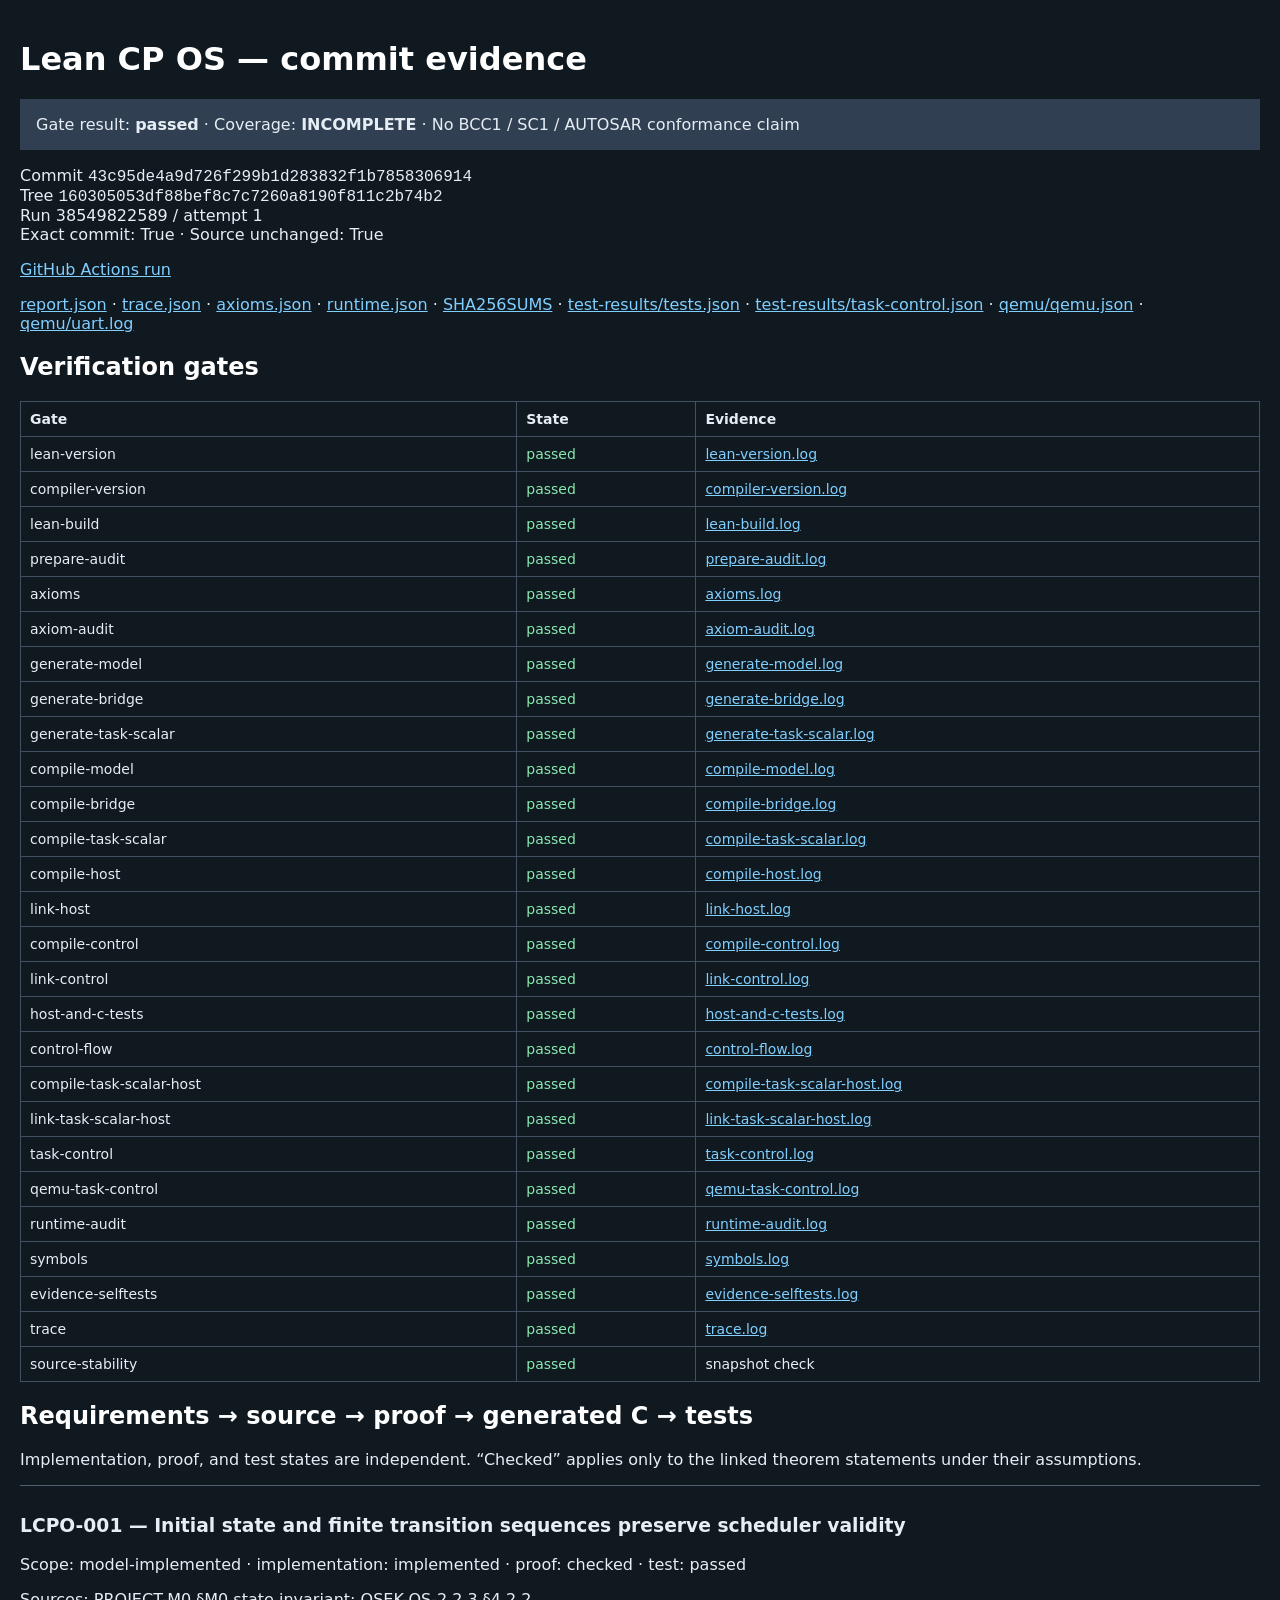
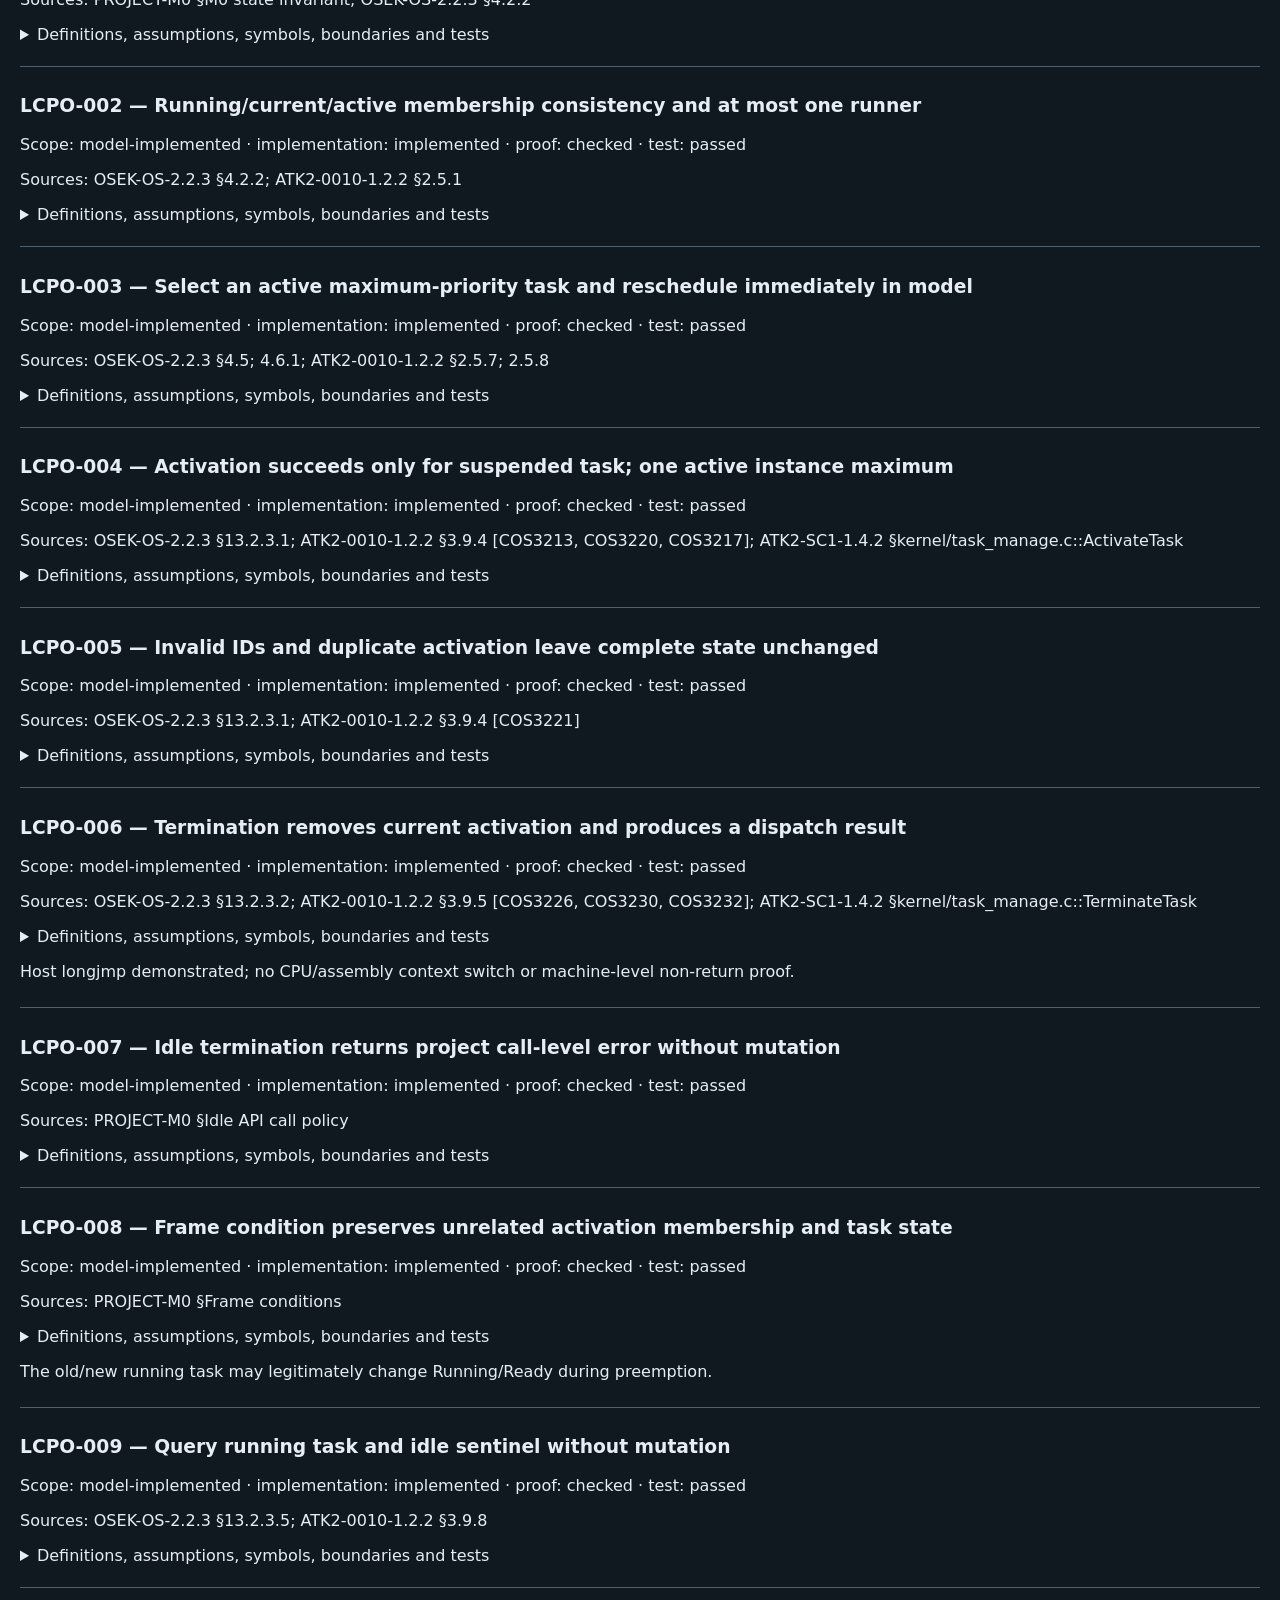
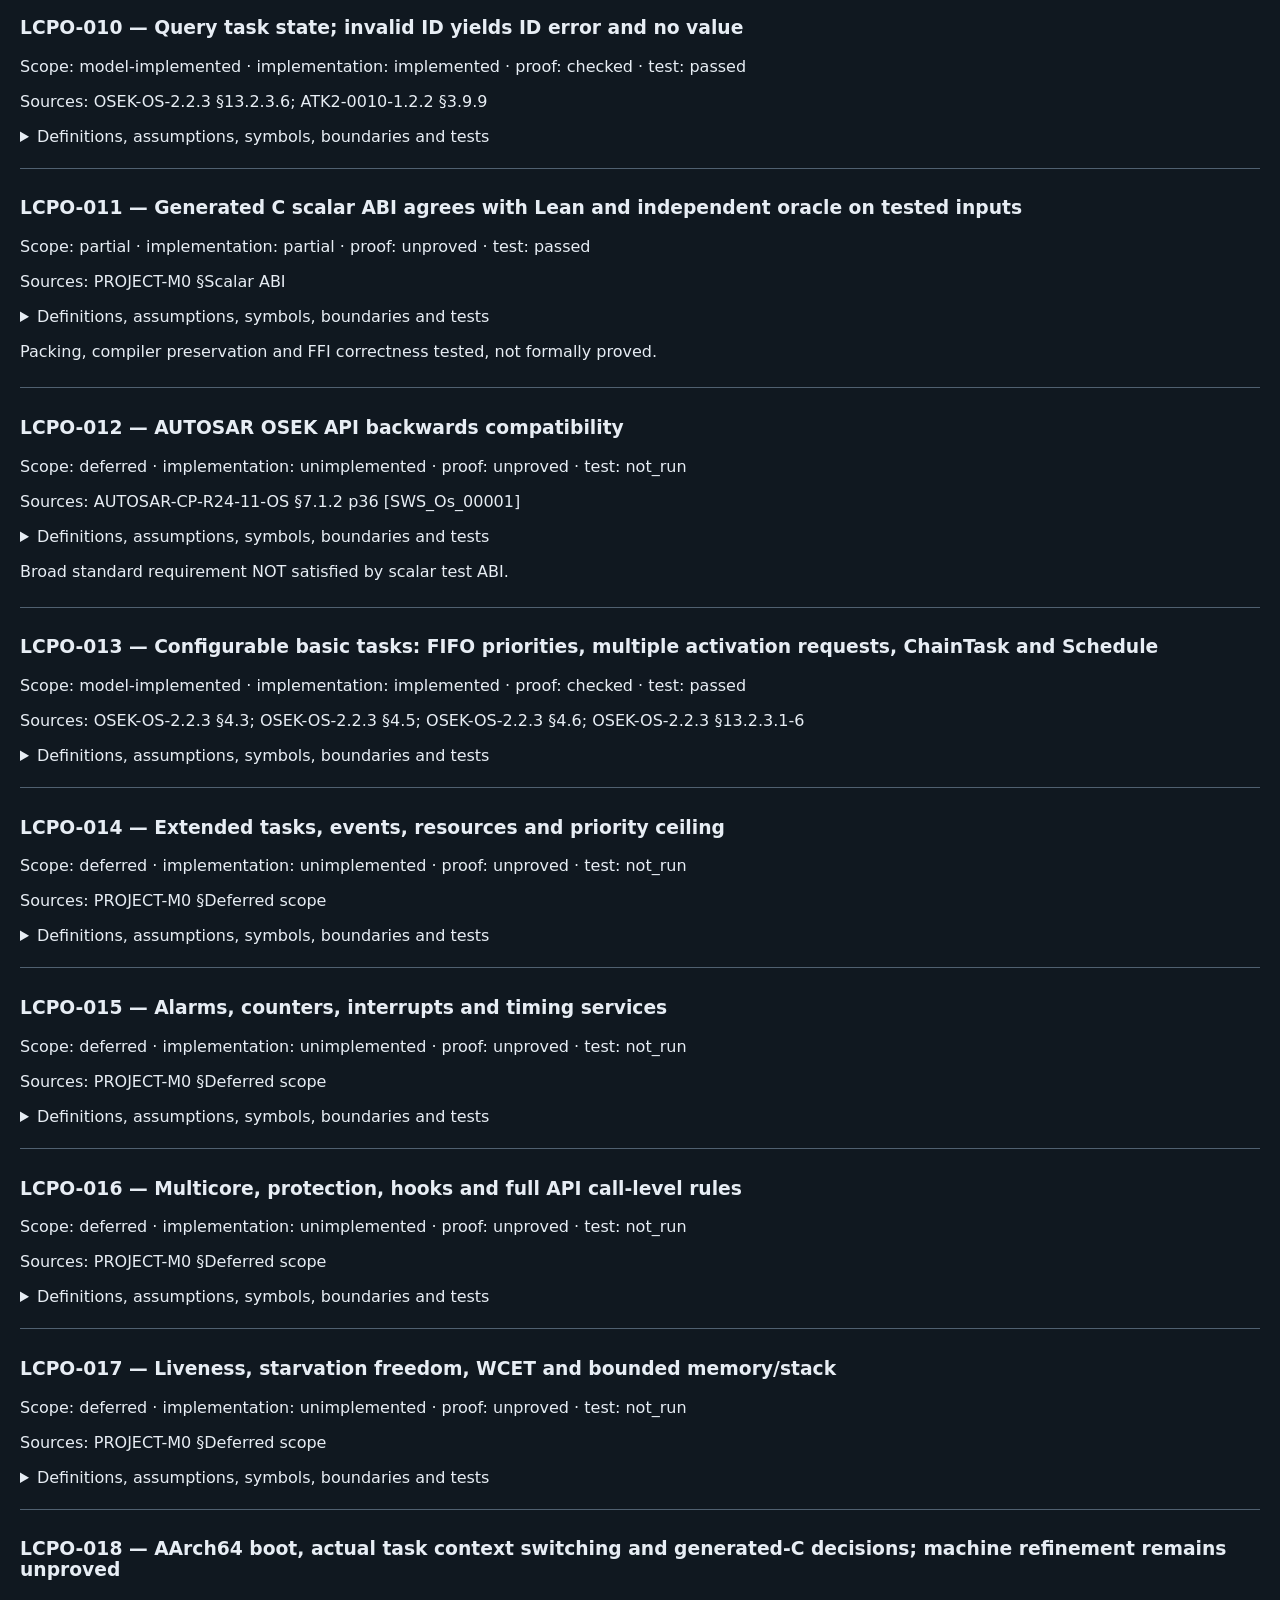
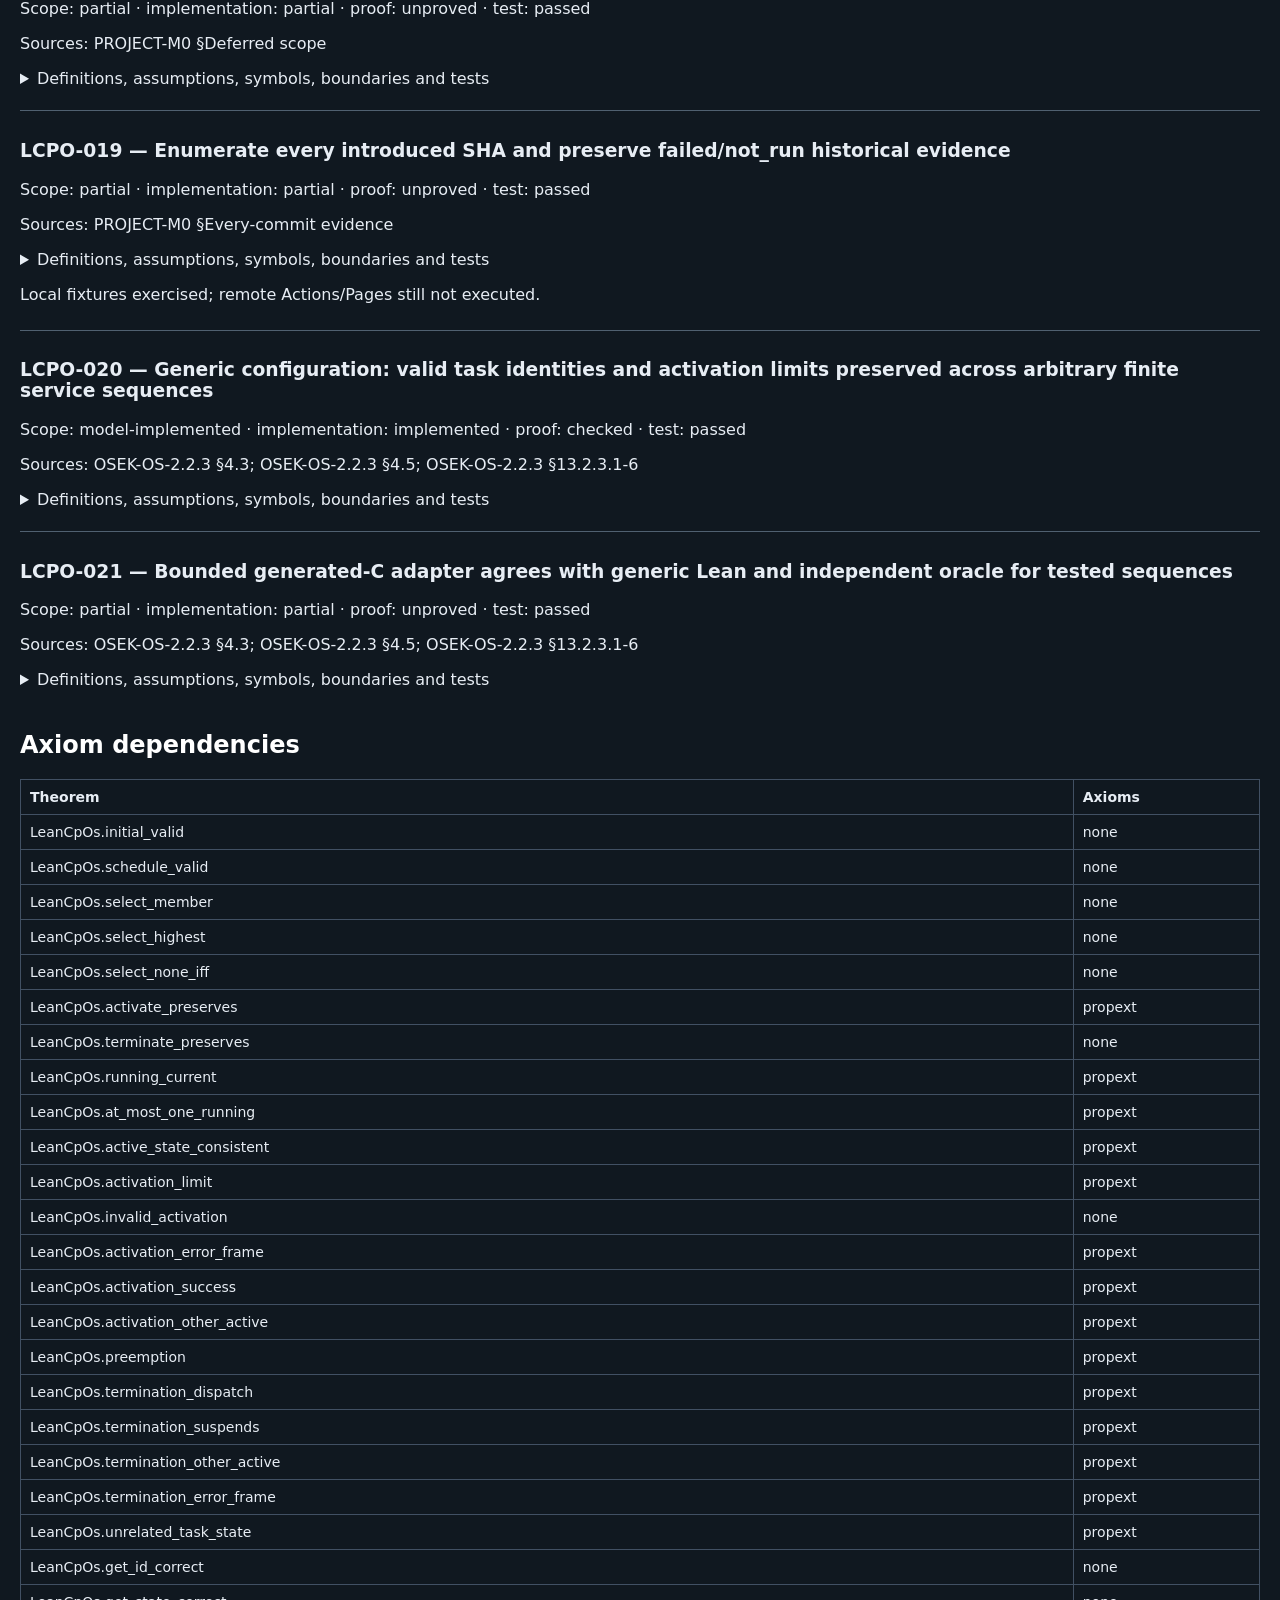
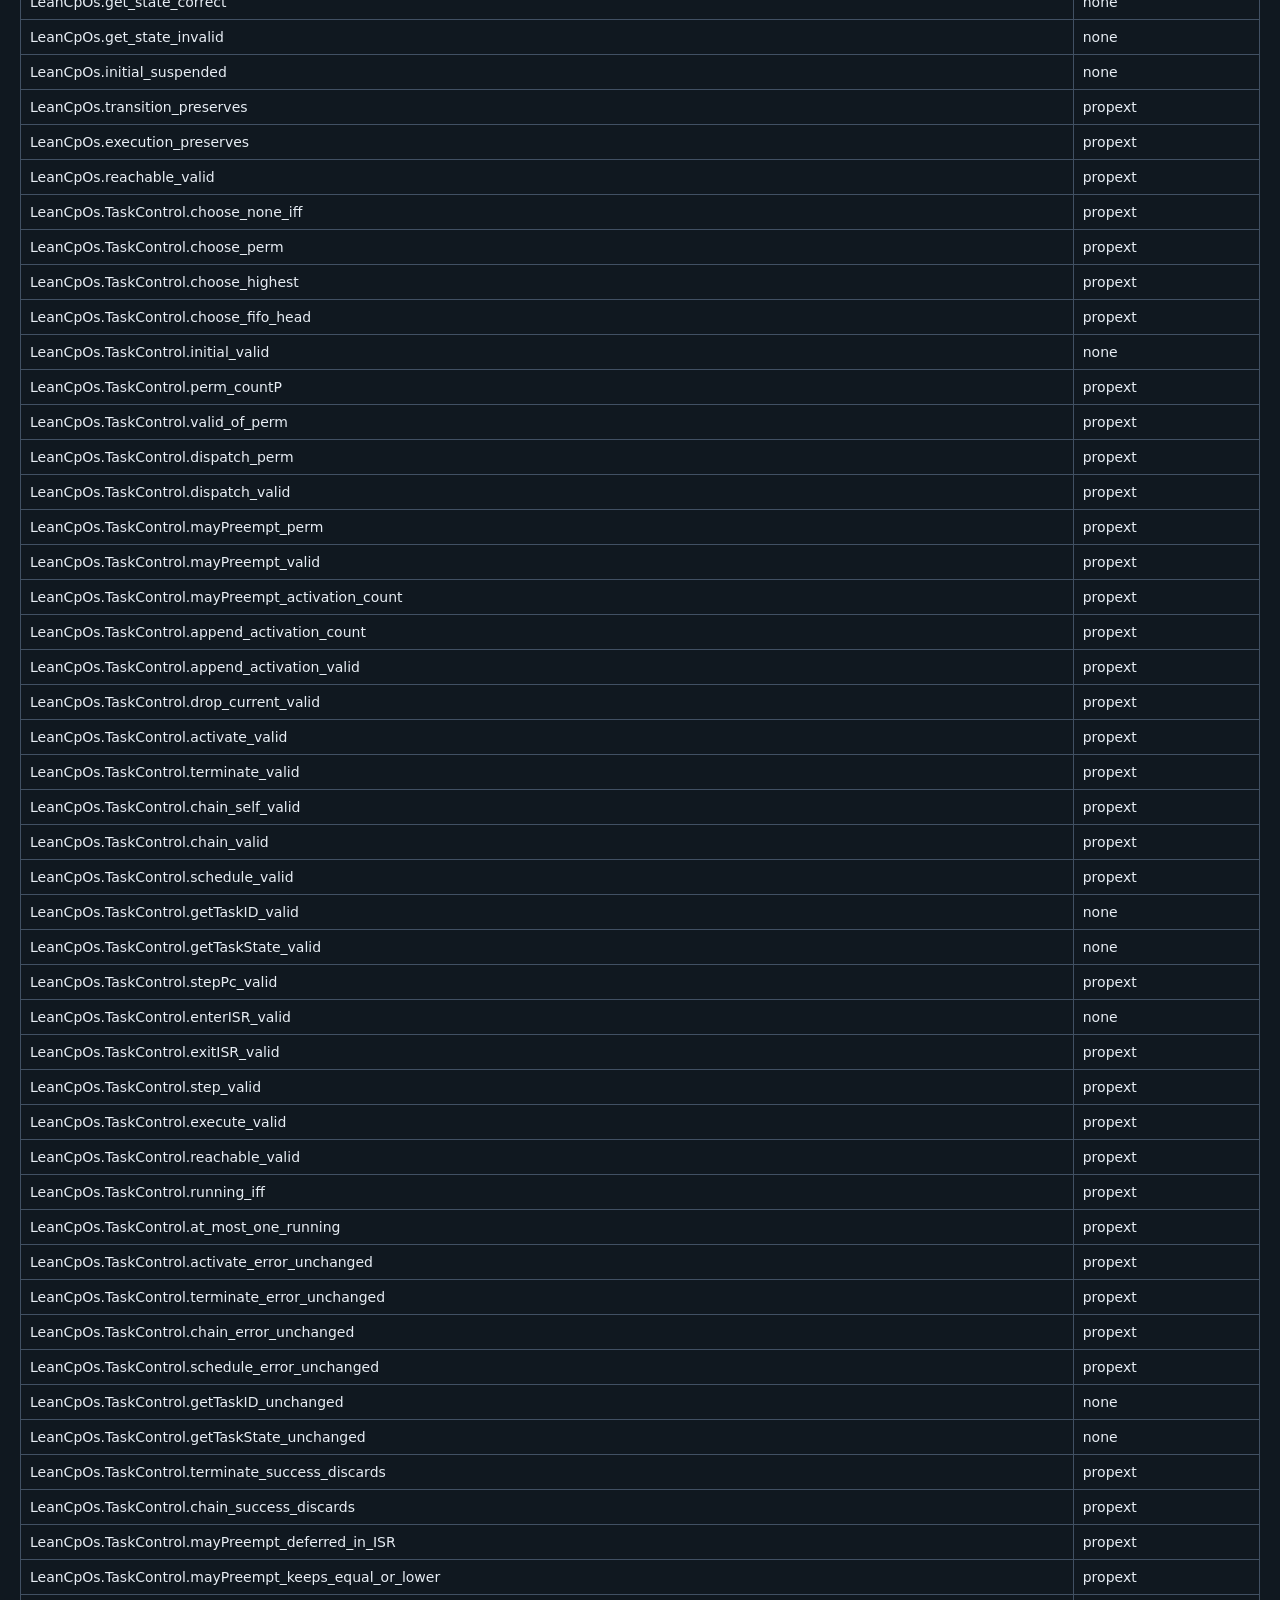
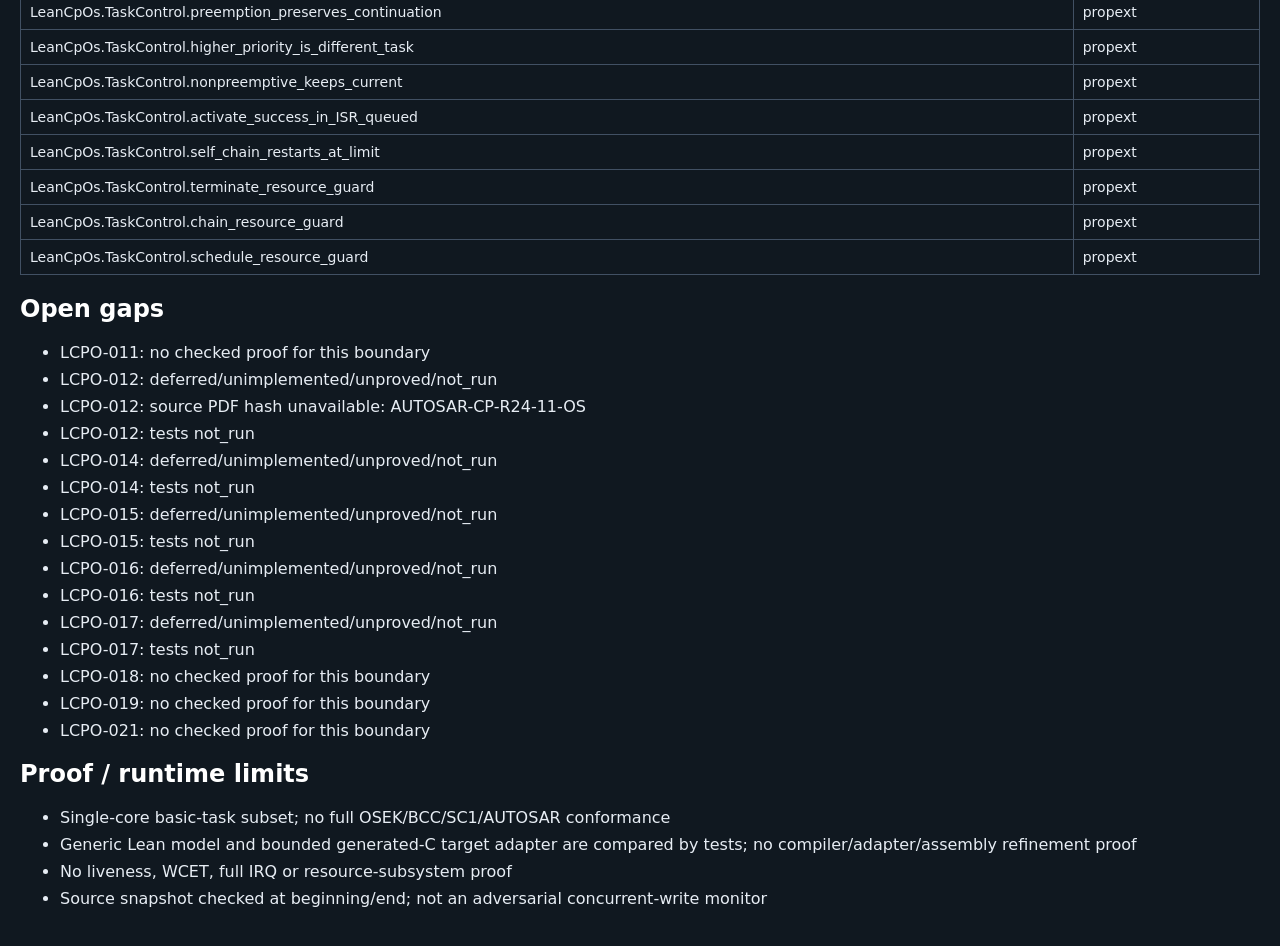
<file: commits/43c95de4a9d726f299b1d283832f1b7858306914/runs/38549822589-1/index.html>
<!doctype html><html lang="en"><meta charset="utf-8"><meta name="viewport" content="width=device-width"><title>Lean CP OS evidence</title><style>body{font:16px system-ui;margin:40px auto;padding:0 20px;max-width:1250px;background:#101820;color:#e7edf4}a{color:#80cfff}h1,h2{color:#fff}table{border-collapse:collapse;width:100%;margin:20px 0}td,th{border:1px solid #415063;padding:9px;text-align:left;vertical-align:top;font-size:14px}code{overflow-wrap:anywhere}small{color:#b9c9d8}.passed,.checked{color:#8ae8b0}.failed{color:#ff9c9c}.not_run,.unproved{color:#ffd483}article{border-top:1px solid #506070;padding:10px 0}.banner{background:#304052;padding:16px}details{margin:12px 0}li{margin:8px 0}</style><body><h1>Lean CP OS — commit evidence</h1><p class="banner">Gate result: <b>passed</b> · Coverage: <b>INCOMPLETE</b> · No BCC1 / SC1 / AUTOSAR conformance claim</p><p>Commit <code>43c95de4a9d726f299b1d283832f1b7858306914</code><br>Tree <code>160305053df88bef8c7c7260a8190f811c2b74b2</code><br>Run 38549822589 / attempt 1<br>Exact commit: True · Source unchanged: True</p><a href="https://github.com/4ge32/lean-cp-os/actions/runs/38549822589">GitHub Actions run</a><p><a href="report.json">report.json</a> · <a href="trace.json">trace.json</a> · <a href="axioms.json">axioms.json</a> · <a href="runtime.json">runtime.json</a> · <a href="SHA256SUMS">SHA256SUMS</a> · <a href="test-results/tests.json">test-results/tests.json</a> · <a href="test-results/task-control.json">test-results/task-control.json</a> · <a href="qemu/qemu.json">qemu/qemu.json</a> · <a href="qemu/uart.log">qemu/uart.log</a></p><h2>Verification gates</h2><table><tr><th>Gate</th><th>State</th><th>Evidence</th></tr><tr><td>lean-version</td><td class="passed">passed</td><td><a href="lean-version.log">lean-version.log</a></td></tr><tr><td>compiler-version</td><td class="passed">passed</td><td><a href="compiler-version.log">compiler-version.log</a></td></tr><tr><td>lean-build</td><td class="passed">passed</td><td><a href="lean-build.log">lean-build.log</a></td></tr><tr><td>prepare-audit</td><td class="passed">passed</td><td><a href="prepare-audit.log">prepare-audit.log</a></td></tr><tr><td>axioms</td><td class="passed">passed</td><td><a href="axioms.log">axioms.log</a></td></tr><tr><td>axiom-audit</td><td class="passed">passed</td><td><a href="axiom-audit.log">axiom-audit.log</a></td></tr><tr><td>generate-model</td><td class="passed">passed</td><td><a href="generate-model.log">generate-model.log</a></td></tr><tr><td>generate-bridge</td><td class="passed">passed</td><td><a href="generate-bridge.log">generate-bridge.log</a></td></tr><tr><td>generate-task-scalar</td><td class="passed">passed</td><td><a href="generate-task-scalar.log">generate-task-scalar.log</a></td></tr><tr><td>compile-model</td><td class="passed">passed</td><td><a href="compile-model.log">compile-model.log</a></td></tr><tr><td>compile-bridge</td><td class="passed">passed</td><td><a href="compile-bridge.log">compile-bridge.log</a></td></tr><tr><td>compile-task-scalar</td><td class="passed">passed</td><td><a href="compile-task-scalar.log">compile-task-scalar.log</a></td></tr><tr><td>compile-host</td><td class="passed">passed</td><td><a href="compile-host.log">compile-host.log</a></td></tr><tr><td>link-host</td><td class="passed">passed</td><td><a href="link-host.log">link-host.log</a></td></tr><tr><td>compile-control</td><td class="passed">passed</td><td><a href="compile-control.log">compile-control.log</a></td></tr><tr><td>link-control</td><td class="passed">passed</td><td><a href="link-control.log">link-control.log</a></td></tr><tr><td>host-and-c-tests</td><td class="passed">passed</td><td><a href="host-and-c-tests.log">host-and-c-tests.log</a></td></tr><tr><td>control-flow</td><td class="passed">passed</td><td><a href="control-flow.log">control-flow.log</a></td></tr><tr><td>compile-task-scalar-host</td><td class="passed">passed</td><td><a href="compile-task-scalar-host.log">compile-task-scalar-host.log</a></td></tr><tr><td>link-task-scalar-host</td><td class="passed">passed</td><td><a href="link-task-scalar-host.log">link-task-scalar-host.log</a></td></tr><tr><td>task-control</td><td class="passed">passed</td><td><a href="task-control.log">task-control.log</a></td></tr><tr><td>qemu-task-control</td><td class="passed">passed</td><td><a href="qemu-task-control.log">qemu-task-control.log</a></td></tr><tr><td>runtime-audit</td><td class="passed">passed</td><td><a href="runtime-audit.log">runtime-audit.log</a></td></tr><tr><td>symbols</td><td class="passed">passed</td><td><a href="symbols.log">symbols.log</a></td></tr><tr><td>evidence-selftests</td><td class="passed">passed</td><td><a href="evidence-selftests.log">evidence-selftests.log</a></td></tr><tr><td>trace</td><td class="passed">passed</td><td><a href="trace.log">trace.log</a></td></tr><tr><td>source-stability</td><td class="passed">passed</td><td>snapshot check</td></tr></table><h2>Requirements → source → proof → generated C → tests</h2><p>Implementation, proof, and test states are independent. “Checked” applies only to the linked theorem statements under their assumptions.</p><article id="LCPO-001"><h3>LCPO-001 — Initial state and finite transition sequences preserve scheduler validity</h3><p>Scope: model-implemented · implementation: implemented · proof: checked · test: passed</p><p>Sources: PROJECT-M0 §M0 state invariant; OSEK-OS-2.2.3 §4.2.2</p><details><summary>Definitions, assumptions, symbols, boundaries and tests</summary><pre>{
  &quot;definitions&quot;: [
    &quot;LeanCpOs.Valid&quot;,
    &quot;LeanCpOs.initial&quot;,
    &quot;LeanCpOs.schedule&quot;,
    &quot;LeanCpOs.execute&quot;,
    &quot;LeanCpOs.transition&quot;
  ],
  &quot;theorems&quot;: [
    &quot;LeanCpOs.initial_valid&quot;,
    &quot;LeanCpOs.schedule_valid&quot;,
    &quot;LeanCpOs.activate_preserves&quot;,
    &quot;LeanCpOs.terminate_preserves&quot;,
    &quot;LeanCpOs.initial_suspended&quot;,
    &quot;LeanCpOs.transition_preserves&quot;,
    &quot;LeanCpOs.execution_preserves&quot;,
    &quot;LeanCpOs.reachable_valid&quot;
  ],
  &quot;assumptions&quot;: [
    &quot;A-STATIC3&quot;,
    &quot;A-ATOMIC&quot;,
    &quot;A-VALID&quot;,
    &quot;A-TRUST&quot;
  ],
  &quot;generated_symbols&quot;: [
    &quot;l_LeanCpOs_schedule&quot;,
    &quot;l_LeanCpOs_initial&quot;
  ],
  &quot;boundaries&quot;: [
    &quot;c/bridge.h&quot;,
    &quot;c/host.c&quot;
  ],
  &quot;tests&quot;: [
    &quot;T-HOST&quot;,
    &quot;T-C-ABI&quot;,
    &quot;T-DIFFERENTIAL&quot;
  ]
}</pre></details></article><article id="LCPO-002"><h3>LCPO-002 — Running/current/active membership consistency and at most one runner</h3><p>Scope: model-implemented · implementation: implemented · proof: checked · test: passed</p><p>Sources: OSEK-OS-2.2.3 §4.2.2; ATK2-0010-1.2.2 §2.5.1</p><details><summary>Definitions, assumptions, symbols, boundaries and tests</summary><pre>{
  &quot;definitions&quot;: [
    &quot;LeanCpOs.State&quot;,
    &quot;LeanCpOs.Active.get&quot;,
    &quot;LeanCpOs.taskState&quot;
  ],
  &quot;theorems&quot;: [
    &quot;LeanCpOs.running_current&quot;,
    &quot;LeanCpOs.at_most_one_running&quot;,
    &quot;LeanCpOs.active_state_consistent&quot;
  ],
  &quot;assumptions&quot;: [
    &quot;A-STATIC3&quot;,
    &quot;A-ATOMIC&quot;,
    &quot;A-VALID&quot;,
    &quot;A-TRUST&quot;
  ],
  &quot;generated_symbols&quot;: [
    &quot;l_LeanCpOs_taskState&quot;
  ],
  &quot;boundaries&quot;: [
    &quot;c/bridge.h&quot;,
    &quot;c/host.c&quot;
  ],
  &quot;tests&quot;: [
    &quot;T-HOST&quot;,
    &quot;T-C-ABI&quot;,
    &quot;T-DIFFERENTIAL&quot;
  ]
}</pre></details></article><article id="LCPO-003"><h3>LCPO-003 — Select an active maximum-priority task and reschedule immediately in model</h3><p>Scope: model-implemented · implementation: implemented · proof: checked · test: passed</p><p>Sources: OSEK-OS-2.2.3 §4.5; 4.6.1; ATK2-0010-1.2.2 §2.5.7; 2.5.8</p><details><summary>Definitions, assumptions, symbols, boundaries and tests</summary><pre>{
  &quot;definitions&quot;: [
    &quot;LeanCpOs.select&quot;,
    &quot;LeanCpOs.priority&quot;,
    &quot;LeanCpOs.schedule&quot;
  ],
  &quot;theorems&quot;: [
    &quot;LeanCpOs.select_member&quot;,
    &quot;LeanCpOs.select_highest&quot;,
    &quot;LeanCpOs.select_none_iff&quot;,
    &quot;LeanCpOs.preemption&quot;
  ],
  &quot;assumptions&quot;: [
    &quot;A-STATIC3&quot;,
    &quot;A-ATOMIC&quot;,
    &quot;A-VALID&quot;,
    &quot;A-TRUST&quot;
  ],
  &quot;generated_symbols&quot;: [
    &quot;l_LeanCpOs_select&quot;,
    &quot;l_LeanCpOs_schedule&quot;
  ],
  &quot;boundaries&quot;: [
    &quot;c/bridge.h&quot;,
    &quot;c/host.c&quot;
  ],
  &quot;tests&quot;: [
    &quot;T-HOST&quot;,
    &quot;T-C-ABI&quot;,
    &quot;T-DIFFERENTIAL&quot;
  ]
}</pre></details></article><article id="LCPO-004"><h3>LCPO-004 — Activation succeeds only for suspended task; one active instance maximum</h3><p>Scope: model-implemented · implementation: implemented · proof: checked · test: passed</p><p>Sources: OSEK-OS-2.2.3 §13.2.3.1; ATK2-0010-1.2.2 §3.9.4 [COS3213, COS3220, COS3217]; ATK2-SC1-1.4.2 §kernel/task_manage.c::ActivateTask</p><details><summary>Definitions, assumptions, symbols, boundaries and tests</summary><pre>{
  &quot;definitions&quot;: [
    &quot;LeanCpOs.activate&quot;
  ],
  &quot;theorems&quot;: [
    &quot;LeanCpOs.activation_success&quot;,
    &quot;LeanCpOs.activation_limit&quot;
  ],
  &quot;assumptions&quot;: [
    &quot;A-STATIC3&quot;,
    &quot;A-ATOMIC&quot;,
    &quot;A-VALID&quot;,
    &quot;A-TRUST&quot;
  ],
  &quot;generated_symbols&quot;: [
    &quot;l_LeanCpOs_activate&quot;
  ],
  &quot;boundaries&quot;: [
    &quot;c/bridge.h&quot;,
    &quot;c/host.c&quot;
  ],
  &quot;tests&quot;: [
    &quot;T-HOST&quot;,
    &quot;T-C-ABI&quot;,
    &quot;T-DIFFERENTIAL&quot;
  ]
}</pre></details></article><article id="LCPO-005"><h3>LCPO-005 — Invalid IDs and duplicate activation leave complete state unchanged</h3><p>Scope: model-implemented · implementation: implemented · proof: checked · test: passed</p><p>Sources: OSEK-OS-2.2.3 §13.2.3.1; ATK2-0010-1.2.2 §3.9.4 [COS3221]</p><details><summary>Definitions, assumptions, symbols, boundaries and tests</summary><pre>{
  &quot;definitions&quot;: [
    &quot;LeanCpOs.activate&quot;
  ],
  &quot;theorems&quot;: [
    &quot;LeanCpOs.invalid_activation&quot;,
    &quot;LeanCpOs.activation_error_frame&quot;
  ],
  &quot;assumptions&quot;: [
    &quot;A-STATIC3&quot;,
    &quot;A-ATOMIC&quot;,
    &quot;A-VALID&quot;,
    &quot;A-TRUST&quot;
  ],
  &quot;generated_symbols&quot;: [
    &quot;l_LeanCpOs_activate&quot;
  ],
  &quot;boundaries&quot;: [
    &quot;c/bridge.h&quot;,
    &quot;c/host.c&quot;
  ],
  &quot;tests&quot;: [
    &quot;T-HOST&quot;,
    &quot;T-C-ABI&quot;,
    &quot;T-DIFFERENTIAL&quot;
  ]
}</pre></details></article><article id="LCPO-006"><h3>LCPO-006 — Termination removes current activation and produces a dispatch result</h3><p>Scope: model-implemented · implementation: implemented · proof: checked · test: passed</p><p>Sources: OSEK-OS-2.2.3 §13.2.3.2; ATK2-0010-1.2.2 §3.9.5 [COS3226, COS3230, COS3232]; ATK2-SC1-1.4.2 §kernel/task_manage.c::TerminateTask</p><details><summary>Definitions, assumptions, symbols, boundaries and tests</summary><pre>{
  &quot;definitions&quot;: [
    &quot;LeanCpOs.terminate&quot;,
    &quot;LeanCpOs.Control&quot;
  ],
  &quot;theorems&quot;: [
    &quot;LeanCpOs.termination_dispatch&quot;,
    &quot;LeanCpOs.termination_suspends&quot;
  ],
  &quot;assumptions&quot;: [
    &quot;A-STATIC3&quot;,
    &quot;A-ATOMIC&quot;,
    &quot;A-VALID&quot;,
    &quot;A-TRUST&quot;
  ],
  &quot;generated_symbols&quot;: [
    &quot;l_LeanCpOs_terminate&quot;
  ],
  &quot;boundaries&quot;: [
    &quot;c/bridge.h&quot;,
    &quot;c/host.c&quot;,
    &quot;c/control_flow.c&quot;
  ],
  &quot;tests&quot;: [
    &quot;T-HOST&quot;,
    &quot;T-C-ABI&quot;,
    &quot;T-DIFFERENTIAL&quot;,
    &quot;T-CONTROL&quot;
  ]
}</pre></details><p>Host longjmp demonstrated; no CPU/assembly context switch or machine-level non-return proof.</p></article><article id="LCPO-007"><h3>LCPO-007 — Idle termination returns project call-level error without mutation</h3><p>Scope: model-implemented · implementation: implemented · proof: checked · test: passed</p><p>Sources: PROJECT-M0 §Idle API call policy</p><details><summary>Definitions, assumptions, symbols, boundaries and tests</summary><pre>{
  &quot;definitions&quot;: [
    &quot;LeanCpOs.terminate&quot;
  ],
  &quot;theorems&quot;: [
    &quot;LeanCpOs.termination_error_frame&quot;
  ],
  &quot;assumptions&quot;: [
    &quot;A-STATIC3&quot;,
    &quot;A-ATOMIC&quot;,
    &quot;A-VALID&quot;,
    &quot;A-TRUST&quot;
  ],
  &quot;generated_symbols&quot;: [
    &quot;l_LeanCpOs_terminate&quot;
  ],
  &quot;boundaries&quot;: [
    &quot;c/bridge.h&quot;,
    &quot;c/host.c&quot;
  ],
  &quot;tests&quot;: [
    &quot;T-HOST&quot;,
    &quot;T-C-ABI&quot;,
    &quot;T-DIFFERENTIAL&quot;,
    &quot;T-CONTROL&quot;
  ]
}</pre></details></article><article id="LCPO-008"><h3>LCPO-008 — Frame condition preserves unrelated activation membership and task state</h3><p>Scope: model-implemented · implementation: implemented · proof: checked · test: passed</p><p>Sources: PROJECT-M0 §Frame conditions</p><details><summary>Definitions, assumptions, symbols, boundaries and tests</summary><pre>{
  &quot;definitions&quot;: [
    &quot;LeanCpOs.Active.set&quot;,
    &quot;LeanCpOs.taskState&quot;
  ],
  &quot;theorems&quot;: [
    &quot;LeanCpOs.activation_other_active&quot;,
    &quot;LeanCpOs.termination_other_active&quot;,
    &quot;LeanCpOs.unrelated_task_state&quot;
  ],
  &quot;assumptions&quot;: [
    &quot;A-STATIC3&quot;,
    &quot;A-ATOMIC&quot;,
    &quot;A-VALID&quot;,
    &quot;A-TRUST&quot;
  ],
  &quot;generated_symbols&quot;: [
    &quot;l_LeanCpOs_Active_set&quot;,
    &quot;l_LeanCpOs_taskState&quot;
  ],
  &quot;boundaries&quot;: [
    &quot;c/bridge.h&quot;,
    &quot;c/host.c&quot;
  ],
  &quot;tests&quot;: [
    &quot;T-HOST&quot;,
    &quot;T-C-ABI&quot;,
    &quot;T-DIFFERENTIAL&quot;
  ]
}</pre></details><p>The old/new running task may legitimately change Running/Ready during preemption.</p></article><article id="LCPO-009"><h3>LCPO-009 — Query running task and idle sentinel without mutation</h3><p>Scope: model-implemented · implementation: implemented · proof: checked · test: passed</p><p>Sources: OSEK-OS-2.2.3 §13.2.3.5; ATK2-0010-1.2.2 §3.9.8</p><details><summary>Definitions, assumptions, symbols, boundaries and tests</summary><pre>{
  &quot;definitions&quot;: [
    &quot;LeanCpOs.getTaskID&quot;
  ],
  &quot;theorems&quot;: [
    &quot;LeanCpOs.get_id_correct&quot;
  ],
  &quot;assumptions&quot;: [
    &quot;A-STATIC3&quot;,
    &quot;A-ATOMIC&quot;,
    &quot;A-VALID&quot;,
    &quot;A-TRUST&quot;
  ],
  &quot;generated_symbols&quot;: [
    &quot;l_LeanCpOs_getTaskID&quot;
  ],
  &quot;boundaries&quot;: [
    &quot;c/bridge.h&quot;,
    &quot;c/host.c&quot;
  ],
  &quot;tests&quot;: [
    &quot;T-HOST&quot;,
    &quot;T-C-ABI&quot;,
    &quot;T-DIFFERENTIAL&quot;
  ]
}</pre></details></article><article id="LCPO-010"><h3>LCPO-010 — Query task state; invalid ID yields ID error and no value</h3><p>Scope: model-implemented · implementation: implemented · proof: checked · test: passed</p><p>Sources: OSEK-OS-2.2.3 §13.2.3.6; ATK2-0010-1.2.2 §3.9.9</p><details><summary>Definitions, assumptions, symbols, boundaries and tests</summary><pre>{
  &quot;definitions&quot;: [
    &quot;LeanCpOs.getTaskState&quot;
  ],
  &quot;theorems&quot;: [
    &quot;LeanCpOs.get_state_correct&quot;,
    &quot;LeanCpOs.get_state_invalid&quot;
  ],
  &quot;assumptions&quot;: [
    &quot;A-STATIC3&quot;,
    &quot;A-ATOMIC&quot;,
    &quot;A-VALID&quot;,
    &quot;A-TRUST&quot;
  ],
  &quot;generated_symbols&quot;: [
    &quot;l_LeanCpOs_getTaskState&quot;
  ],
  &quot;boundaries&quot;: [
    &quot;c/bridge.h&quot;,
    &quot;c/host.c&quot;
  ],
  &quot;tests&quot;: [
    &quot;T-HOST&quot;,
    &quot;T-C-ABI&quot;,
    &quot;T-DIFFERENTIAL&quot;
  ]
}</pre></details></article><article id="LCPO-011"><h3>LCPO-011 — Generated C scalar ABI agrees with Lean and independent oracle on tested inputs</h3><p>Scope: partial · implementation: partial · proof: unproved · test: passed</p><p>Sources: PROJECT-M0 §Scalar ABI</p><details><summary>Definitions, assumptions, symbols, boundaries and tests</summary><pre>{
  &quot;definitions&quot;: [
    &quot;LeanCpOs.step&quot;,
    &quot;LeanCpOs.pack&quot;,
    &quot;LeanCpOs.fromMask&quot;,
    &quot;LeanCpOs.decodeTask&quot;
  ],
  &quot;theorems&quot;: [],
  &quot;assumptions&quot;: [
    &quot;A-STATIC3&quot;,
    &quot;A-ATOMIC&quot;,
    &quot;A-ABI&quot;,
    &quot;A-TRUST&quot;
  ],
  &quot;generated_symbols&quot;: [
    &quot;lean_cp_step&quot;,
    &quot;initialize_LeanCpOs_Bridge&quot;
  ],
  &quot;boundaries&quot;: [
    &quot;c/bridge.h&quot;,
    &quot;c/host.c&quot;
  ],
  &quot;tests&quot;: [
    &quot;T-HOST&quot;,
    &quot;T-C-ABI&quot;,
    &quot;T-DIFFERENTIAL&quot;
  ]
}</pre></details><p>Packing, compiler preservation and FFI correctness tested, not formally proved.</p></article><article id="LCPO-012"><h3>LCPO-012 — AUTOSAR OSEK API backwards compatibility</h3><p>Scope: deferred · implementation: unimplemented · proof: unproved · test: not_run</p><p>Sources: AUTOSAR-CP-R24-11-OS §7.1.2 p36 [SWS_Os_00001]</p><details><summary>Definitions, assumptions, symbols, boundaries and tests</summary><pre>{
  &quot;definitions&quot;: [],
  &quot;theorems&quot;: [],
  &quot;assumptions&quot;: [
    &quot;A-STATIC3&quot;,
    &quot;A-ATOMIC&quot;,
    &quot;A-VALID&quot;,
    &quot;A-TRUST&quot;
  ],
  &quot;generated_symbols&quot;: [],
  &quot;boundaries&quot;: [
    &quot;c/bridge.h&quot;,
    &quot;c/host.c&quot;
  ],
  &quot;tests&quot;: []
}</pre></details><p>Broad standard requirement NOT satisfied by scalar test ABI.</p></article><article id="LCPO-013"><h3>LCPO-013 — Configurable basic tasks: FIFO priorities, multiple activation requests, ChainTask and Schedule</h3><p>Scope: model-implemented · implementation: implemented · proof: checked · test: passed</p><p>Sources: OSEK-OS-2.2.3 §4.3; OSEK-OS-2.2.3 §4.5; OSEK-OS-2.2.3 §4.6; OSEK-OS-2.2.3 §13.2.3.1-6</p><details><summary>Definitions, assumptions, symbols, boundaries and tests</summary><pre>{
  &quot;definitions&quot;: [
    &quot;LeanCpOs.TaskControl.Config&quot;,
    &quot;LeanCpOs.TaskControl.Frame&quot;,
    &quot;LeanCpOs.TaskControl.State&quot;,
    &quot;LeanCpOs.TaskControl.choose&quot;,
    &quot;LeanCpOs.TaskControl.activate&quot;,
    &quot;LeanCpOs.TaskControl.terminate&quot;,
    &quot;LeanCpOs.TaskControl.chain&quot;,
    &quot;LeanCpOs.TaskControl.schedule&quot;,
    &quot;LeanCpOs.TaskControl.getTaskID&quot;,
    &quot;LeanCpOs.TaskControl.getTaskState&quot;
  ],
  &quot;theorems&quot;: [
    &quot;LeanCpOs.TaskControl.activate_error_unchanged&quot;,
    &quot;LeanCpOs.TaskControl.terminate_error_unchanged&quot;,
    &quot;LeanCpOs.TaskControl.chain_error_unchanged&quot;,
    &quot;LeanCpOs.TaskControl.schedule_error_unchanged&quot;,
    &quot;LeanCpOs.TaskControl.getTaskID_unchanged&quot;,
    &quot;LeanCpOs.TaskControl.getTaskState_unchanged&quot;,
    &quot;LeanCpOs.TaskControl.terminate_success_discards&quot;,
    &quot;LeanCpOs.TaskControl.chain_success_discards&quot;,
    &quot;LeanCpOs.TaskControl.mayPreempt_deferred_in_ISR&quot;,
    &quot;LeanCpOs.TaskControl.mayPreempt_keeps_equal_or_lower&quot;,
    &quot;LeanCpOs.TaskControl.preemption_preserves_continuation&quot;,
    &quot;LeanCpOs.TaskControl.higher_priority_is_different_task&quot;,
    &quot;LeanCpOs.TaskControl.nonpreemptive_keeps_current&quot;,
    &quot;LeanCpOs.TaskControl.activate_success_in_ISR_queued&quot;,
    &quot;LeanCpOs.TaskControl.self_chain_restarts_at_limit&quot;,
    &quot;LeanCpOs.TaskControl.terminate_resource_guard&quot;,
    &quot;LeanCpOs.TaskControl.chain_resource_guard&quot;,
    &quot;LeanCpOs.TaskControl.schedule_resource_guard&quot;
  ],
  &quot;assumptions&quot;: [
    &quot;A-BASIC&quot;,
    &quot;A-CALLER&quot;,
    &quot;A-TRUST&quot;
  ],
  &quot;generated_symbols&quot;: [],
  &quot;boundaries&quot;: [],
  &quot;tests&quot;: [
    &quot;T-TASK-CONTROL&quot;
  ]
}</pre></details></article><article id="LCPO-014"><h3>LCPO-014 — Extended tasks, events, resources and priority ceiling</h3><p>Scope: deferred · implementation: unimplemented · proof: unproved · test: not_run</p><p>Sources: PROJECT-M0 §Deferred scope</p><details><summary>Definitions, assumptions, symbols, boundaries and tests</summary><pre>{
  &quot;definitions&quot;: [],
  &quot;theorems&quot;: [],
  &quot;assumptions&quot;: [
    &quot;A-STATIC3&quot;,
    &quot;A-ATOMIC&quot;,
    &quot;A-VALID&quot;,
    &quot;A-TRUST&quot;
  ],
  &quot;generated_symbols&quot;: [],
  &quot;boundaries&quot;: [
    &quot;c/bridge.h&quot;,
    &quot;c/host.c&quot;
  ],
  &quot;tests&quot;: []
}</pre></details></article><article id="LCPO-015"><h3>LCPO-015 — Alarms, counters, interrupts and timing services</h3><p>Scope: deferred · implementation: unimplemented · proof: unproved · test: not_run</p><p>Sources: PROJECT-M0 §Deferred scope</p><details><summary>Definitions, assumptions, symbols, boundaries and tests</summary><pre>{
  &quot;definitions&quot;: [],
  &quot;theorems&quot;: [],
  &quot;assumptions&quot;: [
    &quot;A-STATIC3&quot;,
    &quot;A-ATOMIC&quot;,
    &quot;A-VALID&quot;,
    &quot;A-TRUST&quot;
  ],
  &quot;generated_symbols&quot;: [],
  &quot;boundaries&quot;: [
    &quot;c/bridge.h&quot;,
    &quot;c/host.c&quot;
  ],
  &quot;tests&quot;: []
}</pre></details></article><article id="LCPO-016"><h3>LCPO-016 — Multicore, protection, hooks and full API call-level rules</h3><p>Scope: deferred · implementation: unimplemented · proof: unproved · test: not_run</p><p>Sources: PROJECT-M0 §Deferred scope</p><details><summary>Definitions, assumptions, symbols, boundaries and tests</summary><pre>{
  &quot;definitions&quot;: [],
  &quot;theorems&quot;: [],
  &quot;assumptions&quot;: [
    &quot;A-STATIC3&quot;,
    &quot;A-ATOMIC&quot;,
    &quot;A-VALID&quot;,
    &quot;A-TRUST&quot;
  ],
  &quot;generated_symbols&quot;: [],
  &quot;boundaries&quot;: [
    &quot;c/bridge.h&quot;,
    &quot;c/host.c&quot;
  ],
  &quot;tests&quot;: []
}</pre></details></article><article id="LCPO-017"><h3>LCPO-017 — Liveness, starvation freedom, WCET and bounded memory/stack</h3><p>Scope: deferred · implementation: unimplemented · proof: unproved · test: not_run</p><p>Sources: PROJECT-M0 §Deferred scope</p><details><summary>Definitions, assumptions, symbols, boundaries and tests</summary><pre>{
  &quot;definitions&quot;: [],
  &quot;theorems&quot;: [],
  &quot;assumptions&quot;: [
    &quot;A-STATIC3&quot;,
    &quot;A-ATOMIC&quot;,
    &quot;A-VALID&quot;,
    &quot;A-TRUST&quot;
  ],
  &quot;generated_symbols&quot;: [],
  &quot;boundaries&quot;: [
    &quot;c/bridge.h&quot;,
    &quot;c/host.c&quot;
  ],
  &quot;tests&quot;: []
}</pre></details></article><article id="LCPO-018"><h3>LCPO-018 — AArch64 boot, actual task context switching and generated-C decisions; machine refinement remains unproved</h3><p>Scope: partial · implementation: partial · proof: unproved · test: passed</p><p>Sources: PROJECT-M0 §Deferred scope</p><details><summary>Definitions, assumptions, symbols, boundaries and tests</summary><pre>{
  &quot;definitions&quot;: [],
  &quot;theorems&quot;: [],
  &quot;assumptions&quot;: [
    &quot;A-TARGET&quot;,
    &quot;A-TRUST&quot;
  ],
  &quot;generated_symbols&quot;: [],
  &quot;boundaries&quot;: [
    &quot;c/bridge.h&quot;,
    &quot;c/host.c&quot;
  ],
  &quot;tests&quot;: [
    &quot;T-QEMU-TASK&quot;
  ]
}</pre></details></article><article id="LCPO-019"><h3>LCPO-019 — Enumerate every introduced SHA and preserve failed/not_run historical evidence</h3><p>Scope: partial · implementation: partial · proof: unproved · test: passed</p><p>Sources: PROJECT-M0 §Every-commit evidence</p><details><summary>Definitions, assumptions, symbols, boundaries and tests</summary><pre>{
  &quot;definitions&quot;: [],
  &quot;theorems&quot;: [],
  &quot;assumptions&quot;: [
    &quot;A-TRUST&quot;
  ],
  &quot;generated_symbols&quot;: [],
  &quot;boundaries&quot;: [],
  &quot;tests&quot;: [
    &quot;T-EVIDENCE&quot;
  ]
}</pre></details><p>Local fixtures exercised; remote Actions/Pages still not executed.</p></article><article id="LCPO-020"><h3>LCPO-020 — Generic configuration: valid task identities and activation limits preserved across arbitrary finite service sequences</h3><p>Scope: model-implemented · implementation: implemented · proof: checked · test: passed</p><p>Sources: OSEK-OS-2.2.3 §4.3; OSEK-OS-2.2.3 §4.5; OSEK-OS-2.2.3 §13.2.3.1-6</p><details><summary>Definitions, assumptions, symbols, boundaries and tests</summary><pre>{
  &quot;definitions&quot;: [
    &quot;LeanCpOs.TaskControl.Valid&quot;,
    &quot;LeanCpOs.TaskControl.activeCount&quot;,
    &quot;LeanCpOs.TaskControl.step&quot;,
    &quot;LeanCpOs.TaskControl.execute&quot;
  ],
  &quot;theorems&quot;: [
    &quot;LeanCpOs.TaskControl.choose_none_iff&quot;,
    &quot;LeanCpOs.TaskControl.choose_perm&quot;,
    &quot;LeanCpOs.TaskControl.choose_highest&quot;,
    &quot;LeanCpOs.TaskControl.choose_fifo_head&quot;,
    &quot;LeanCpOs.TaskControl.initial_valid&quot;,
    &quot;LeanCpOs.TaskControl.perm_countP&quot;,
    &quot;LeanCpOs.TaskControl.valid_of_perm&quot;,
    &quot;LeanCpOs.TaskControl.dispatch_perm&quot;,
    &quot;LeanCpOs.TaskControl.dispatch_valid&quot;,
    &quot;LeanCpOs.TaskControl.mayPreempt_perm&quot;,
    &quot;LeanCpOs.TaskControl.mayPreempt_valid&quot;,
    &quot;LeanCpOs.TaskControl.mayPreempt_activation_count&quot;,
    &quot;LeanCpOs.TaskControl.append_activation_count&quot;,
    &quot;LeanCpOs.TaskControl.append_activation_valid&quot;,
    &quot;LeanCpOs.TaskControl.drop_current_valid&quot;,
    &quot;LeanCpOs.TaskControl.activate_valid&quot;,
    &quot;LeanCpOs.TaskControl.terminate_valid&quot;,
    &quot;LeanCpOs.TaskControl.chain_self_valid&quot;,
    &quot;LeanCpOs.TaskControl.chain_valid&quot;,
    &quot;LeanCpOs.TaskControl.schedule_valid&quot;,
    &quot;LeanCpOs.TaskControl.getTaskID_valid&quot;,
    &quot;LeanCpOs.TaskControl.getTaskState_valid&quot;,
    &quot;LeanCpOs.TaskControl.stepPc_valid&quot;,
    &quot;LeanCpOs.TaskControl.enterISR_valid&quot;,
    &quot;LeanCpOs.TaskControl.exitISR_valid&quot;,
    &quot;LeanCpOs.TaskControl.step_valid&quot;,
    &quot;LeanCpOs.TaskControl.execute_valid&quot;,
    &quot;LeanCpOs.TaskControl.reachable_valid&quot;,
    &quot;LeanCpOs.TaskControl.running_iff&quot;,
    &quot;LeanCpOs.TaskControl.at_most_one_running&quot;
  ],
  &quot;assumptions&quot;: [
    &quot;A-BASIC&quot;,
    &quot;A-CALLER&quot;,
    &quot;A-TRUST&quot;
  ],
  &quot;generated_symbols&quot;: [],
  &quot;boundaries&quot;: [],
  &quot;tests&quot;: [
    &quot;T-TASK-CONTROL&quot;
  ]
}</pre></details></article><article id="LCPO-021"><h3>LCPO-021 — Bounded generated-C adapter agrees with generic Lean and independent oracle for tested sequences</h3><p>Scope: partial · implementation: partial · proof: unproved · test: passed</p><p>Sources: OSEK-OS-2.2.3 §4.3; OSEK-OS-2.2.3 §4.5; OSEK-OS-2.2.3 §13.2.3.1-6</p><details><summary>Definitions, assumptions, symbols, boundaries and tests</summary><pre>{
  &quot;definitions&quot;: [
    &quot;LeanCpOs.Task.Scalar.step&quot;
  ],
  &quot;theorems&quot;: [],
  &quot;assumptions&quot;: [
    &quot;A-BASIC&quot;,
    &quot;A-CALLER&quot;,
    &quot;A-TARGET&quot;,
    &quot;A-TRUST&quot;
  ],
  &quot;generated_symbols&quot;: [
    &quot;lean_osek_step&quot;
  ],
  &quot;boundaries&quot;: [],
  &quot;tests&quot;: [
    &quot;T-TASK-SCALAR&quot;
  ]
}</pre></details></article><h2>Axiom dependencies</h2><table><tr><th>Theorem</th><th>Axioms</th></tr><tr><td>LeanCpOs.initial_valid</td><td>none</td></tr><tr><td>LeanCpOs.schedule_valid</td><td>none</td></tr><tr><td>LeanCpOs.select_member</td><td>none</td></tr><tr><td>LeanCpOs.select_highest</td><td>none</td></tr><tr><td>LeanCpOs.select_none_iff</td><td>none</td></tr><tr><td>LeanCpOs.activate_preserves</td><td>propext</td></tr><tr><td>LeanCpOs.terminate_preserves</td><td>none</td></tr><tr><td>LeanCpOs.running_current</td><td>propext</td></tr><tr><td>LeanCpOs.at_most_one_running</td><td>propext</td></tr><tr><td>LeanCpOs.active_state_consistent</td><td>propext</td></tr><tr><td>LeanCpOs.activation_limit</td><td>propext</td></tr><tr><td>LeanCpOs.invalid_activation</td><td>none</td></tr><tr><td>LeanCpOs.activation_error_frame</td><td>propext</td></tr><tr><td>LeanCpOs.activation_success</td><td>propext</td></tr><tr><td>LeanCpOs.activation_other_active</td><td>propext</td></tr><tr><td>LeanCpOs.preemption</td><td>propext</td></tr><tr><td>LeanCpOs.termination_dispatch</td><td>propext</td></tr><tr><td>LeanCpOs.termination_suspends</td><td>propext</td></tr><tr><td>LeanCpOs.termination_other_active</td><td>propext</td></tr><tr><td>LeanCpOs.termination_error_frame</td><td>propext</td></tr><tr><td>LeanCpOs.unrelated_task_state</td><td>propext</td></tr><tr><td>LeanCpOs.get_id_correct</td><td>none</td></tr><tr><td>LeanCpOs.get_state_correct</td><td>none</td></tr><tr><td>LeanCpOs.get_state_invalid</td><td>none</td></tr><tr><td>LeanCpOs.initial_suspended</td><td>none</td></tr><tr><td>LeanCpOs.transition_preserves</td><td>propext</td></tr><tr><td>LeanCpOs.execution_preserves</td><td>propext</td></tr><tr><td>LeanCpOs.reachable_valid</td><td>propext</td></tr><tr><td>LeanCpOs.TaskControl.choose_none_iff</td><td>propext</td></tr><tr><td>LeanCpOs.TaskControl.choose_perm</td><td>propext</td></tr><tr><td>LeanCpOs.TaskControl.choose_highest</td><td>propext</td></tr><tr><td>LeanCpOs.TaskControl.choose_fifo_head</td><td>propext</td></tr><tr><td>LeanCpOs.TaskControl.initial_valid</td><td>none</td></tr><tr><td>LeanCpOs.TaskControl.perm_countP</td><td>propext</td></tr><tr><td>LeanCpOs.TaskControl.valid_of_perm</td><td>propext</td></tr><tr><td>LeanCpOs.TaskControl.dispatch_perm</td><td>propext</td></tr><tr><td>LeanCpOs.TaskControl.dispatch_valid</td><td>propext</td></tr><tr><td>LeanCpOs.TaskControl.mayPreempt_perm</td><td>propext</td></tr><tr><td>LeanCpOs.TaskControl.mayPreempt_valid</td><td>propext</td></tr><tr><td>LeanCpOs.TaskControl.mayPreempt_activation_count</td><td>propext</td></tr><tr><td>LeanCpOs.TaskControl.append_activation_count</td><td>propext</td></tr><tr><td>LeanCpOs.TaskControl.append_activation_valid</td><td>propext</td></tr><tr><td>LeanCpOs.TaskControl.drop_current_valid</td><td>propext</td></tr><tr><td>LeanCpOs.TaskControl.activate_valid</td><td>propext</td></tr><tr><td>LeanCpOs.TaskControl.terminate_valid</td><td>propext</td></tr><tr><td>LeanCpOs.TaskControl.chain_self_valid</td><td>propext</td></tr><tr><td>LeanCpOs.TaskControl.chain_valid</td><td>propext</td></tr><tr><td>LeanCpOs.TaskControl.schedule_valid</td><td>propext</td></tr><tr><td>LeanCpOs.TaskControl.getTaskID_valid</td><td>none</td></tr><tr><td>LeanCpOs.TaskControl.getTaskState_valid</td><td>none</td></tr><tr><td>LeanCpOs.TaskControl.stepPc_valid</td><td>propext</td></tr><tr><td>LeanCpOs.TaskControl.enterISR_valid</td><td>none</td></tr><tr><td>LeanCpOs.TaskControl.exitISR_valid</td><td>propext</td></tr><tr><td>LeanCpOs.TaskControl.step_valid</td><td>propext</td></tr><tr><td>LeanCpOs.TaskControl.execute_valid</td><td>propext</td></tr><tr><td>LeanCpOs.TaskControl.reachable_valid</td><td>propext</td></tr><tr><td>LeanCpOs.TaskControl.running_iff</td><td>propext</td></tr><tr><td>LeanCpOs.TaskControl.at_most_one_running</td><td>propext</td></tr><tr><td>LeanCpOs.TaskControl.activate_error_unchanged</td><td>propext</td></tr><tr><td>LeanCpOs.TaskControl.terminate_error_unchanged</td><td>propext</td></tr><tr><td>LeanCpOs.TaskControl.chain_error_unchanged</td><td>propext</td></tr><tr><td>LeanCpOs.TaskControl.schedule_error_unchanged</td><td>propext</td></tr><tr><td>LeanCpOs.TaskControl.getTaskID_unchanged</td><td>none</td></tr><tr><td>LeanCpOs.TaskControl.getTaskState_unchanged</td><td>none</td></tr><tr><td>LeanCpOs.TaskControl.terminate_success_discards</td><td>propext</td></tr><tr><td>LeanCpOs.TaskControl.chain_success_discards</td><td>propext</td></tr><tr><td>LeanCpOs.TaskControl.mayPreempt_deferred_in_ISR</td><td>propext</td></tr><tr><td>LeanCpOs.TaskControl.mayPreempt_keeps_equal_or_lower</td><td>propext</td></tr><tr><td>LeanCpOs.TaskControl.preemption_preserves_continuation</td><td>propext</td></tr><tr><td>LeanCpOs.TaskControl.higher_priority_is_different_task</td><td>propext</td></tr><tr><td>LeanCpOs.TaskControl.nonpreemptive_keeps_current</td><td>propext</td></tr><tr><td>LeanCpOs.TaskControl.activate_success_in_ISR_queued</td><td>propext</td></tr><tr><td>LeanCpOs.TaskControl.self_chain_restarts_at_limit</td><td>propext</td></tr><tr><td>LeanCpOs.TaskControl.terminate_resource_guard</td><td>propext</td></tr><tr><td>LeanCpOs.TaskControl.chain_resource_guard</td><td>propext</td></tr><tr><td>LeanCpOs.TaskControl.schedule_resource_guard</td><td>propext</td></tr></table><h2>Open gaps</h2><ul><li>LCPO-011: no checked proof for this boundary</li><li>LCPO-012: deferred/unimplemented/unproved/not_run</li><li>LCPO-012: source PDF hash unavailable: AUTOSAR-CP-R24-11-OS</li><li>LCPO-012: tests not_run</li><li>LCPO-014: deferred/unimplemented/unproved/not_run</li><li>LCPO-014: tests not_run</li><li>LCPO-015: deferred/unimplemented/unproved/not_run</li><li>LCPO-015: tests not_run</li><li>LCPO-016: deferred/unimplemented/unproved/not_run</li><li>LCPO-016: tests not_run</li><li>LCPO-017: deferred/unimplemented/unproved/not_run</li><li>LCPO-017: tests not_run</li><li>LCPO-018: no checked proof for this boundary</li><li>LCPO-019: no checked proof for this boundary</li><li>LCPO-021: no checked proof for this boundary</li></ul><h2>Proof / runtime limits</h2><ul><li>Single-core basic-task subset; no full OSEK/BCC/SC1/AUTOSAR conformance</li><li>Generic Lean model and bounded generated-C target adapter are compared by tests; no compiler/adapter/assembly refinement proof</li><li>No liveness, WCET, full IRQ or resource-subsystem proof</li><li>Source snapshot checked at beginning/end; not an adversarial concurrent-write monitor</li></ul></body></html>
</file>
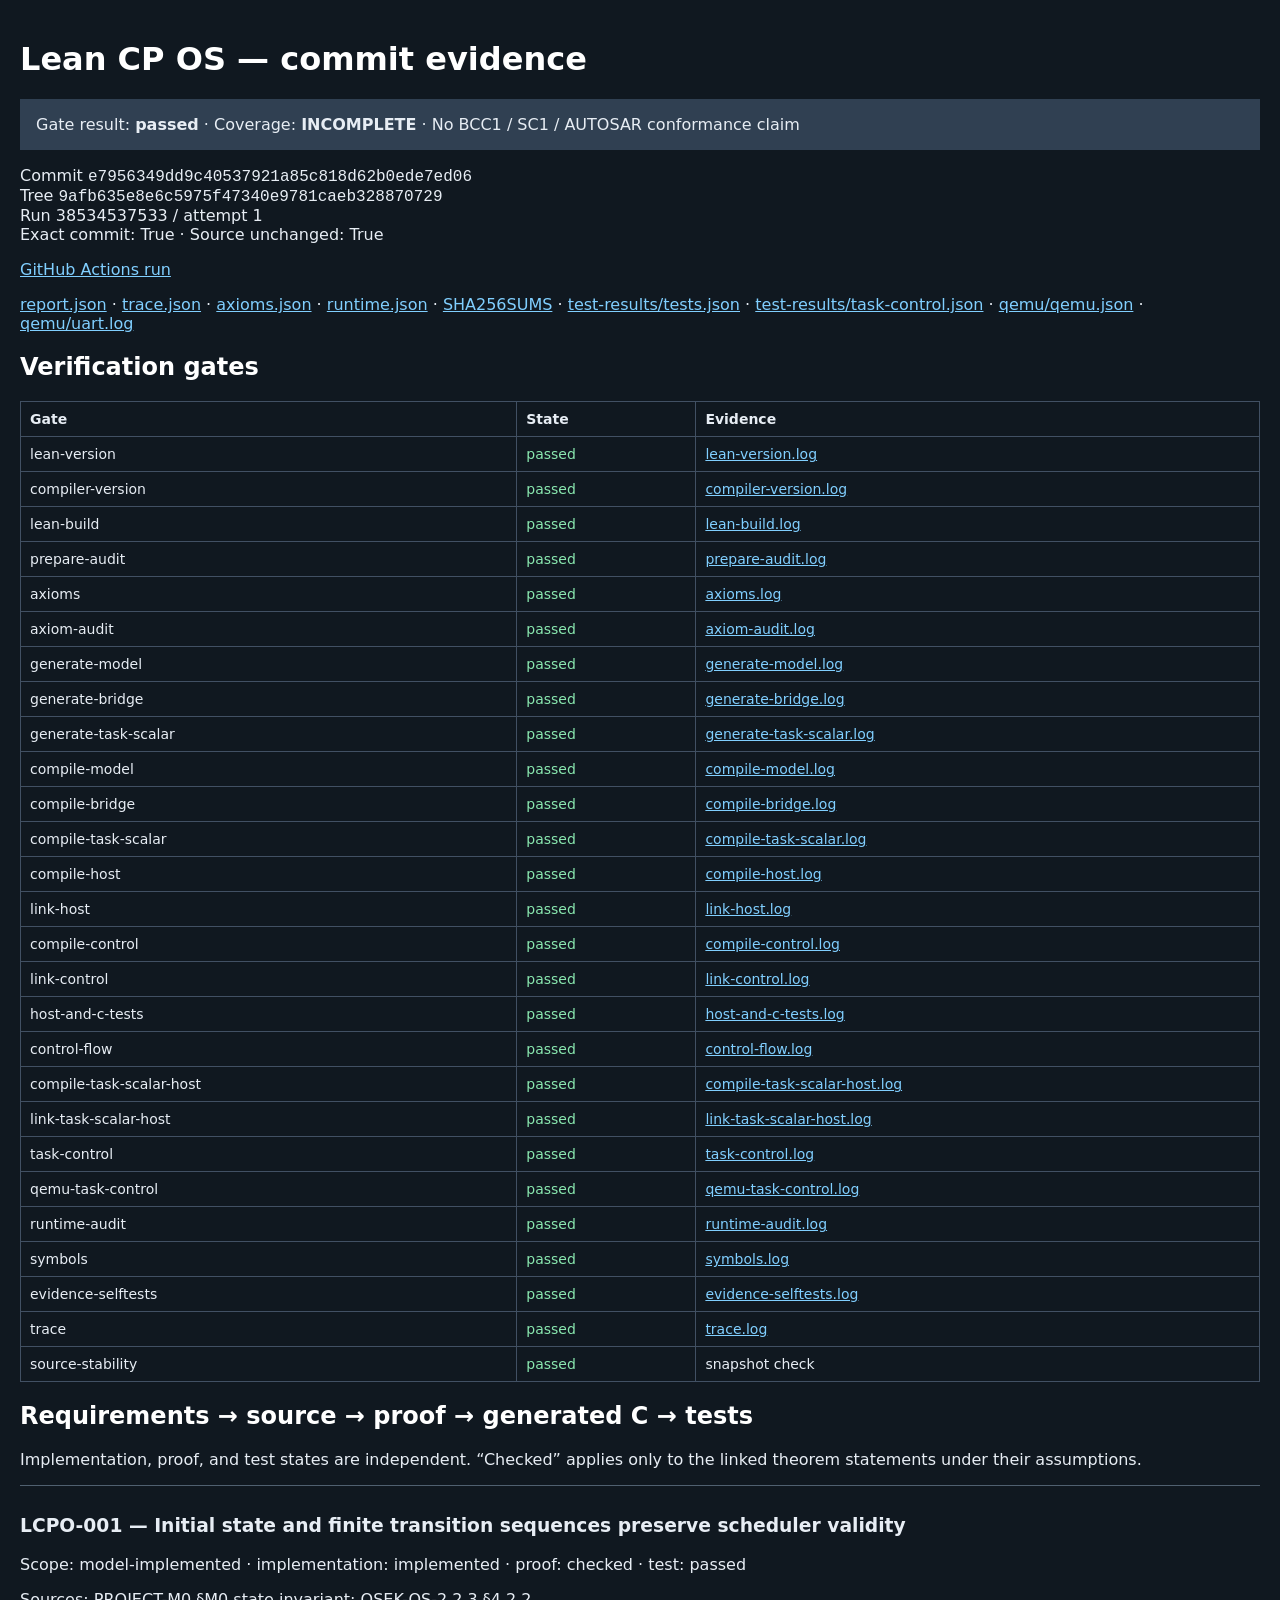
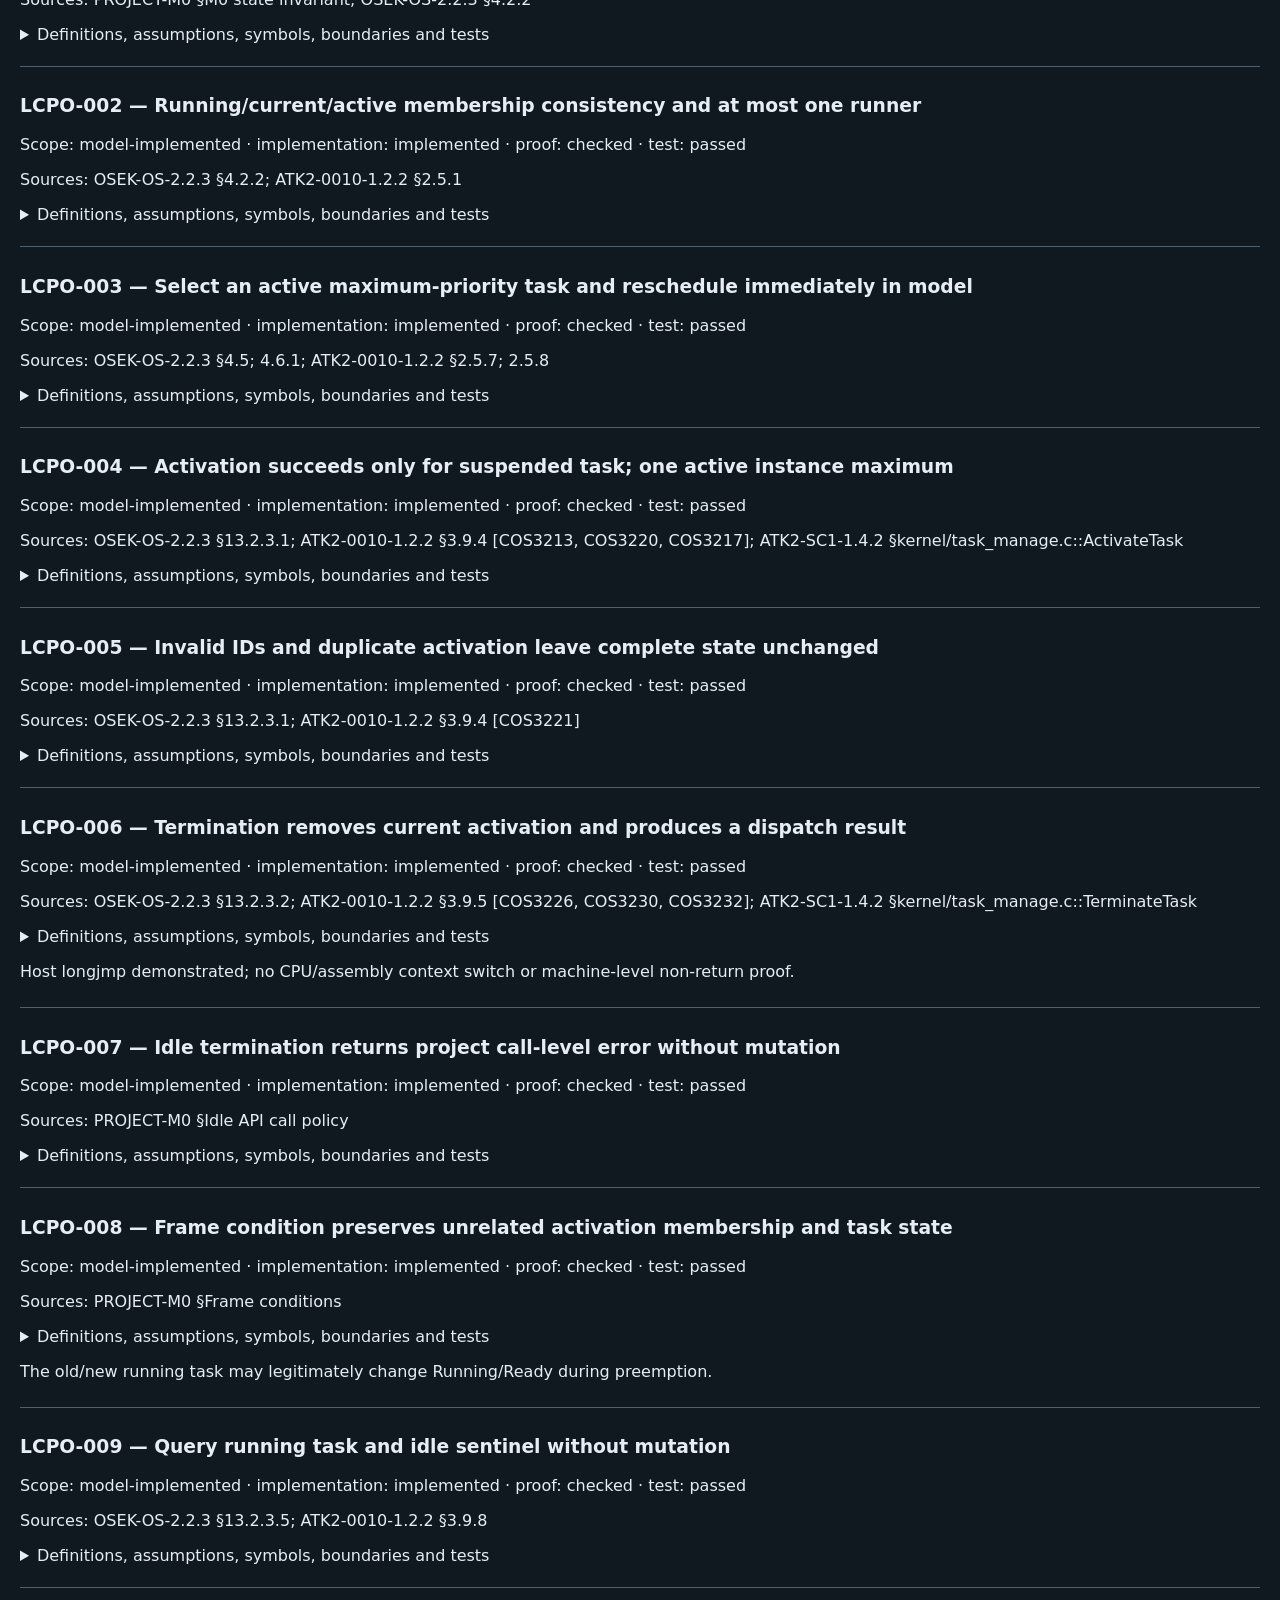
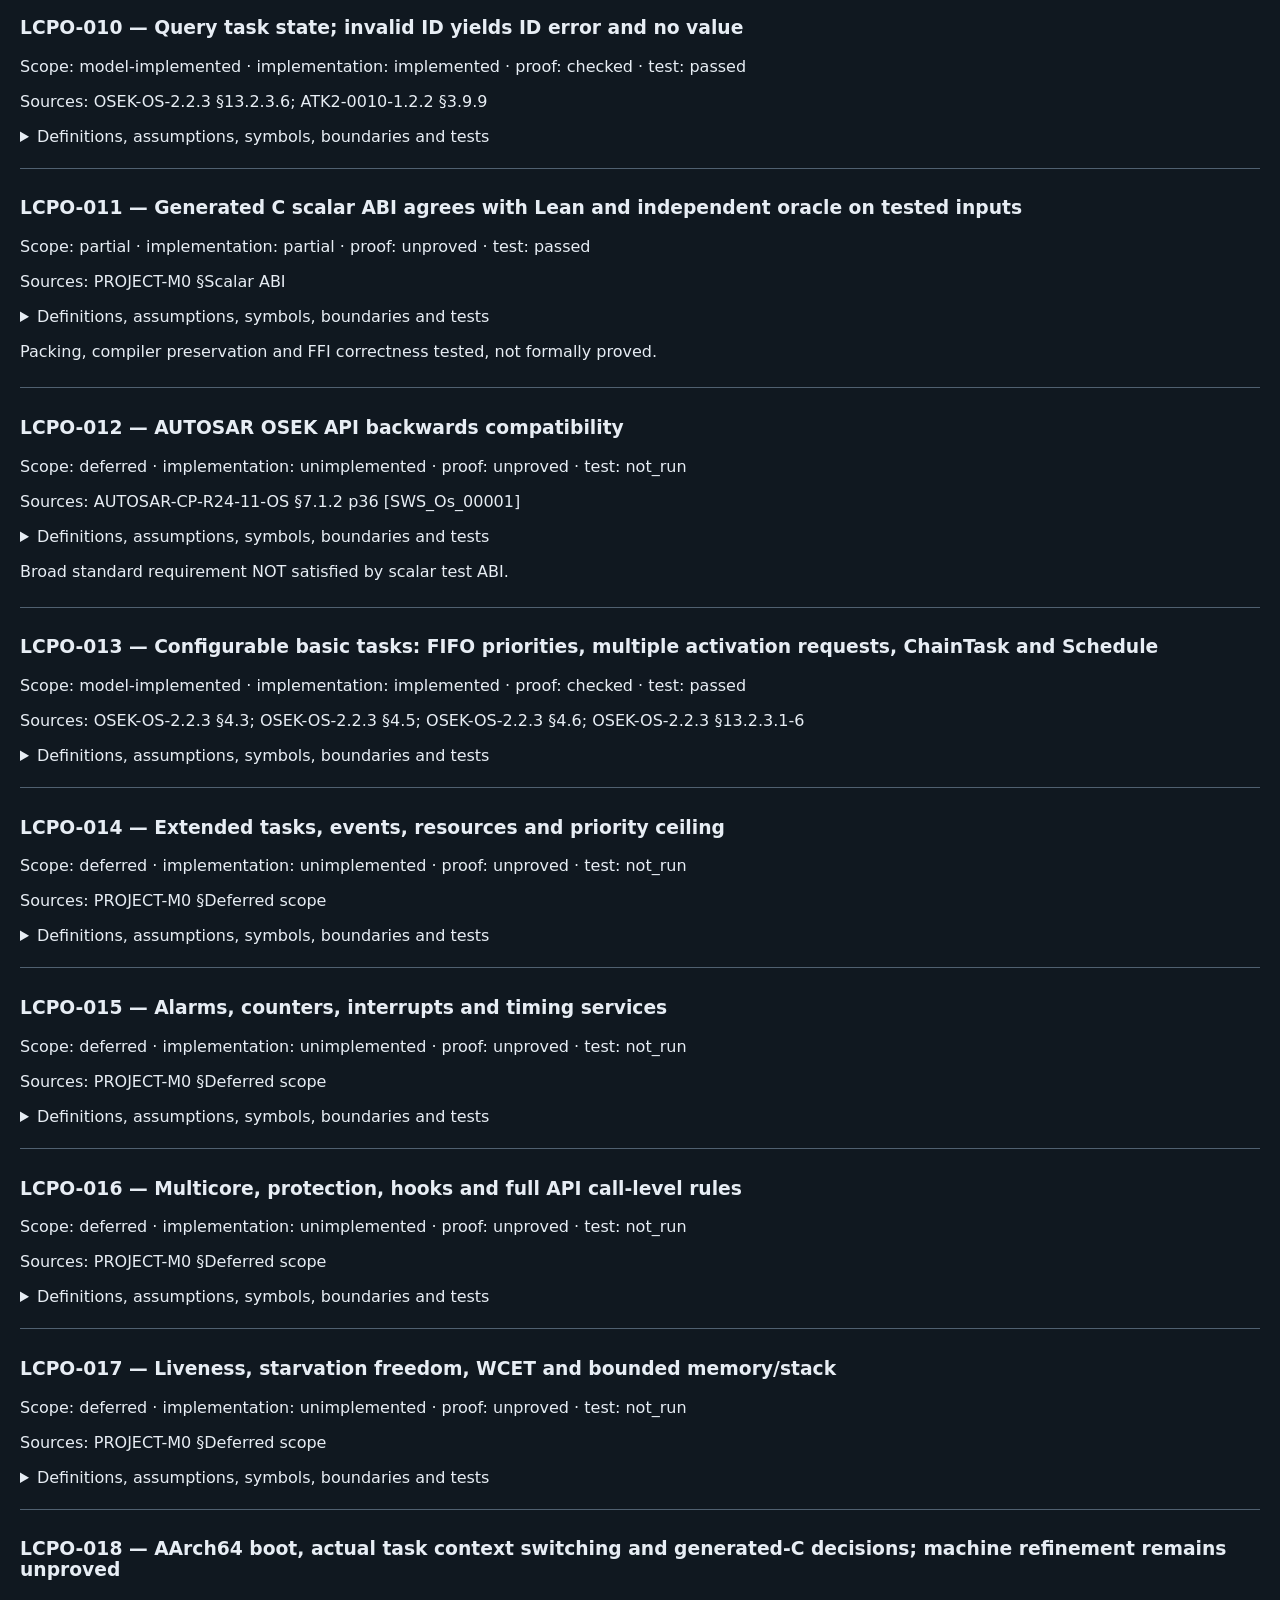
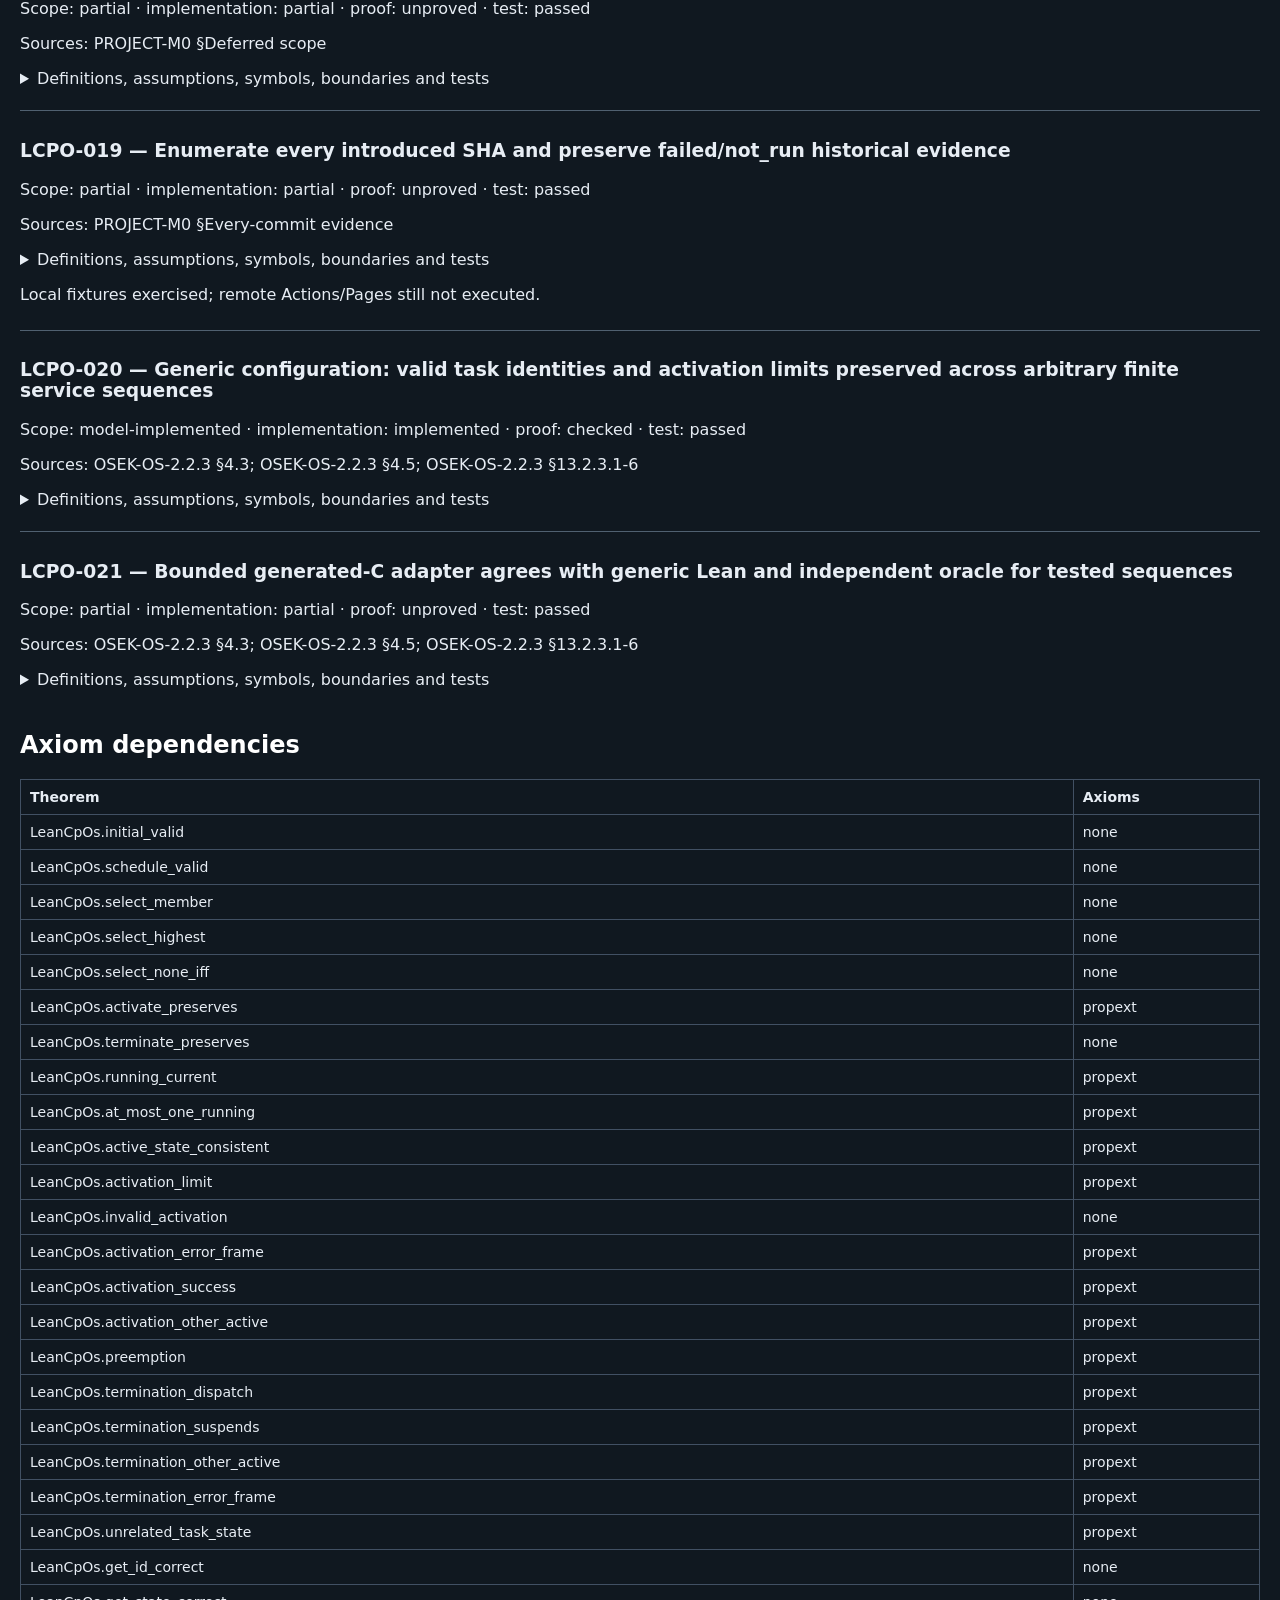
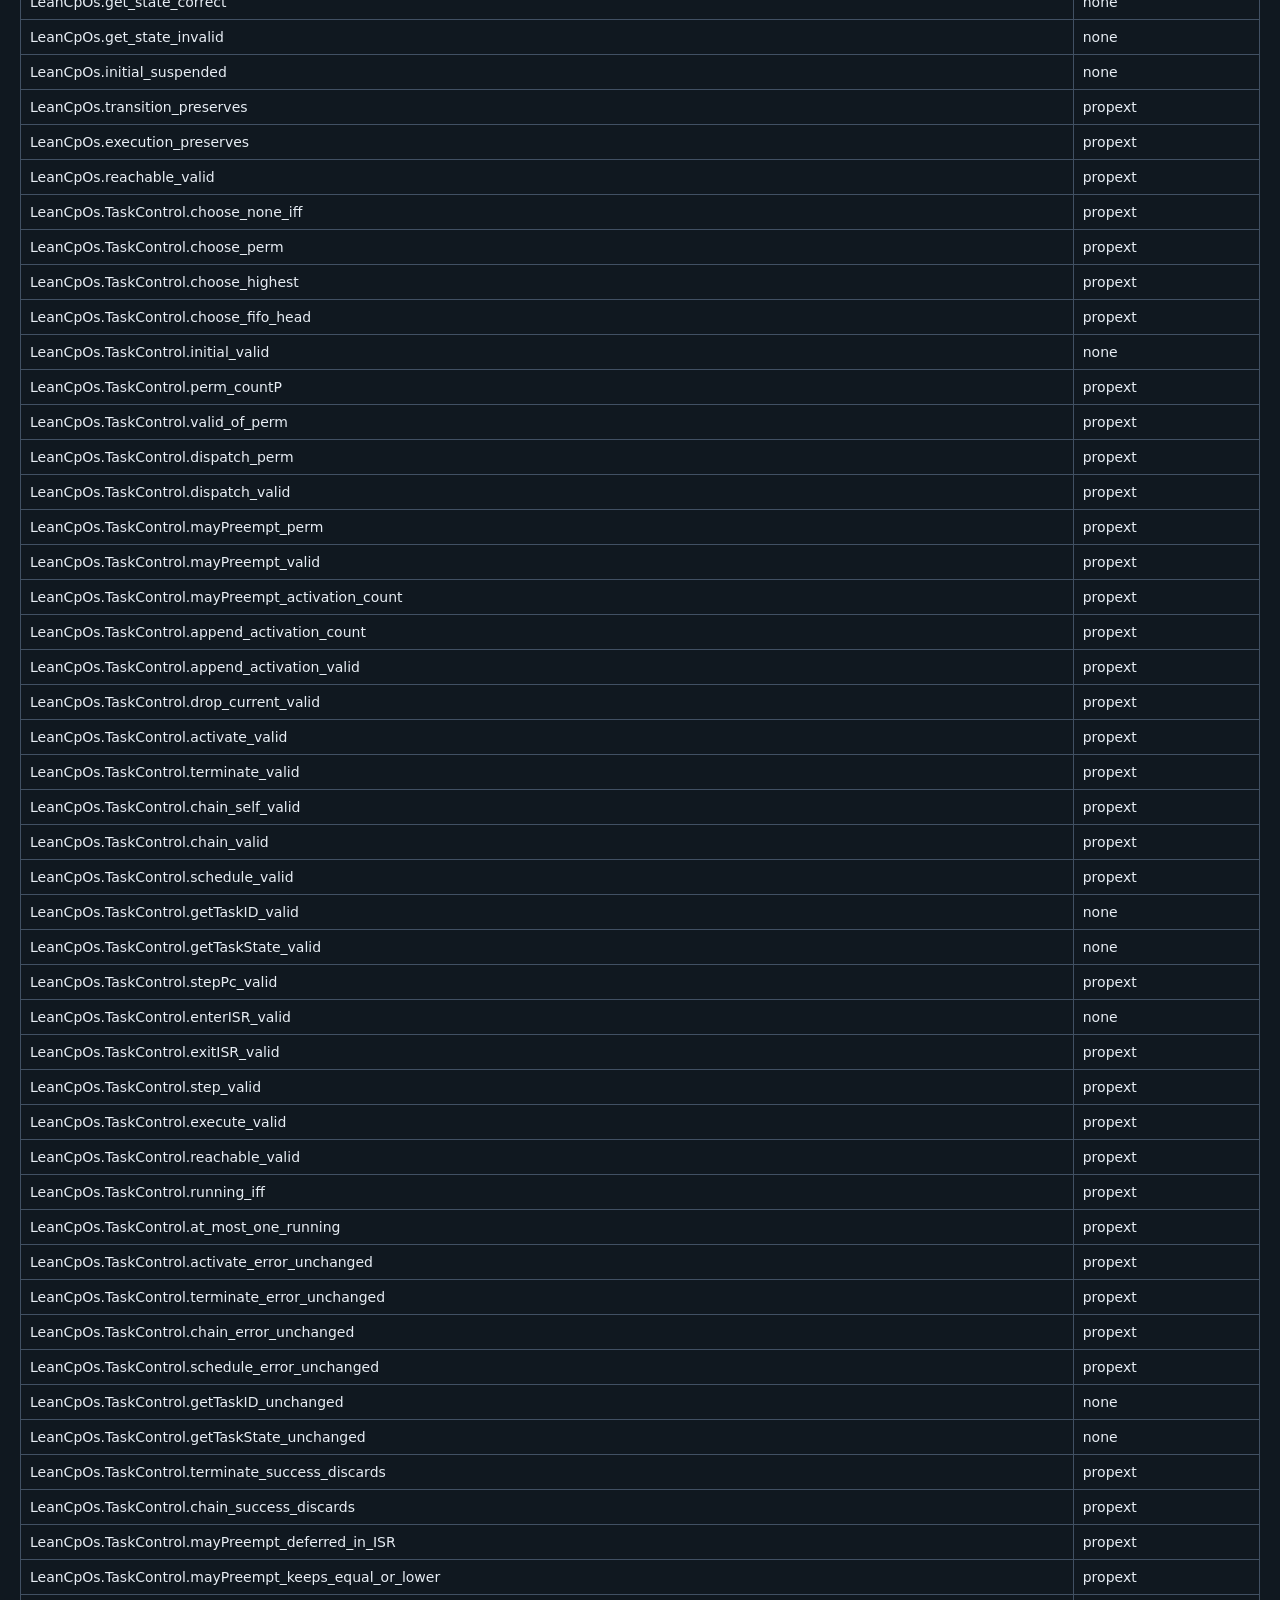
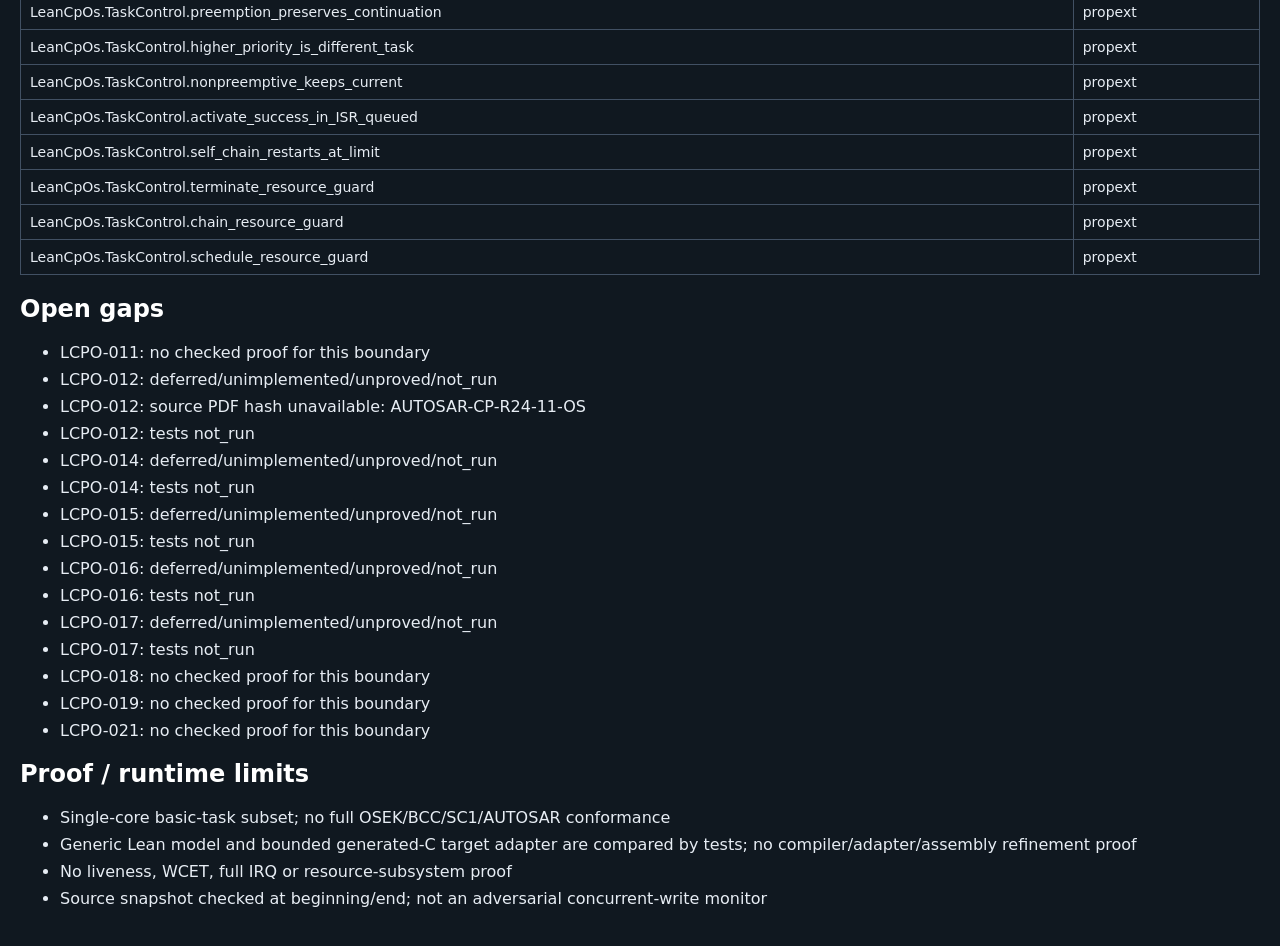
<file: commits/e7956349dd9c40537921a85c818d62b0ede7ed06/runs/38534537533-1/index.html>
<!doctype html><html lang="en"><meta charset="utf-8"><meta name="viewport" content="width=device-width"><title>Lean CP OS evidence</title><style>body{font:16px system-ui;margin:40px auto;padding:0 20px;max-width:1250px;background:#101820;color:#e7edf4}a{color:#80cfff}h1,h2{color:#fff}table{border-collapse:collapse;width:100%;margin:20px 0}td,th{border:1px solid #415063;padding:9px;text-align:left;vertical-align:top;font-size:14px}code{overflow-wrap:anywhere}small{color:#b9c9d8}.passed,.checked{color:#8ae8b0}.failed{color:#ff9c9c}.not_run,.unproved{color:#ffd483}article{border-top:1px solid #506070;padding:10px 0}.banner{background:#304052;padding:16px}details{margin:12px 0}li{margin:8px 0}</style><body><h1>Lean CP OS — commit evidence</h1><p class="banner">Gate result: <b>passed</b> · Coverage: <b>INCOMPLETE</b> · No BCC1 / SC1 / AUTOSAR conformance claim</p><p>Commit <code>e7956349dd9c40537921a85c818d62b0ede7ed06</code><br>Tree <code>9afb635e8e6c5975f47340e9781caeb328870729</code><br>Run 38534537533 / attempt 1<br>Exact commit: True · Source unchanged: True</p><a href="https://github.com/4ge32/lean-cp-os/actions/runs/38534537533">GitHub Actions run</a><p><a href="report.json">report.json</a> · <a href="trace.json">trace.json</a> · <a href="axioms.json">axioms.json</a> · <a href="runtime.json">runtime.json</a> · <a href="SHA256SUMS">SHA256SUMS</a> · <a href="test-results/tests.json">test-results/tests.json</a> · <a href="test-results/task-control.json">test-results/task-control.json</a> · <a href="qemu/qemu.json">qemu/qemu.json</a> · <a href="qemu/uart.log">qemu/uart.log</a></p><h2>Verification gates</h2><table><tr><th>Gate</th><th>State</th><th>Evidence</th></tr><tr><td>lean-version</td><td class="passed">passed</td><td><a href="lean-version.log">lean-version.log</a></td></tr><tr><td>compiler-version</td><td class="passed">passed</td><td><a href="compiler-version.log">compiler-version.log</a></td></tr><tr><td>lean-build</td><td class="passed">passed</td><td><a href="lean-build.log">lean-build.log</a></td></tr><tr><td>prepare-audit</td><td class="passed">passed</td><td><a href="prepare-audit.log">prepare-audit.log</a></td></tr><tr><td>axioms</td><td class="passed">passed</td><td><a href="axioms.log">axioms.log</a></td></tr><tr><td>axiom-audit</td><td class="passed">passed</td><td><a href="axiom-audit.log">axiom-audit.log</a></td></tr><tr><td>generate-model</td><td class="passed">passed</td><td><a href="generate-model.log">generate-model.log</a></td></tr><tr><td>generate-bridge</td><td class="passed">passed</td><td><a href="generate-bridge.log">generate-bridge.log</a></td></tr><tr><td>generate-task-scalar</td><td class="passed">passed</td><td><a href="generate-task-scalar.log">generate-task-scalar.log</a></td></tr><tr><td>compile-model</td><td class="passed">passed</td><td><a href="compile-model.log">compile-model.log</a></td></tr><tr><td>compile-bridge</td><td class="passed">passed</td><td><a href="compile-bridge.log">compile-bridge.log</a></td></tr><tr><td>compile-task-scalar</td><td class="passed">passed</td><td><a href="compile-task-scalar.log">compile-task-scalar.log</a></td></tr><tr><td>compile-host</td><td class="passed">passed</td><td><a href="compile-host.log">compile-host.log</a></td></tr><tr><td>link-host</td><td class="passed">passed</td><td><a href="link-host.log">link-host.log</a></td></tr><tr><td>compile-control</td><td class="passed">passed</td><td><a href="compile-control.log">compile-control.log</a></td></tr><tr><td>link-control</td><td class="passed">passed</td><td><a href="link-control.log">link-control.log</a></td></tr><tr><td>host-and-c-tests</td><td class="passed">passed</td><td><a href="host-and-c-tests.log">host-and-c-tests.log</a></td></tr><tr><td>control-flow</td><td class="passed">passed</td><td><a href="control-flow.log">control-flow.log</a></td></tr><tr><td>compile-task-scalar-host</td><td class="passed">passed</td><td><a href="compile-task-scalar-host.log">compile-task-scalar-host.log</a></td></tr><tr><td>link-task-scalar-host</td><td class="passed">passed</td><td><a href="link-task-scalar-host.log">link-task-scalar-host.log</a></td></tr><tr><td>task-control</td><td class="passed">passed</td><td><a href="task-control.log">task-control.log</a></td></tr><tr><td>qemu-task-control</td><td class="passed">passed</td><td><a href="qemu-task-control.log">qemu-task-control.log</a></td></tr><tr><td>runtime-audit</td><td class="passed">passed</td><td><a href="runtime-audit.log">runtime-audit.log</a></td></tr><tr><td>symbols</td><td class="passed">passed</td><td><a href="symbols.log">symbols.log</a></td></tr><tr><td>evidence-selftests</td><td class="passed">passed</td><td><a href="evidence-selftests.log">evidence-selftests.log</a></td></tr><tr><td>trace</td><td class="passed">passed</td><td><a href="trace.log">trace.log</a></td></tr><tr><td>source-stability</td><td class="passed">passed</td><td>snapshot check</td></tr></table><h2>Requirements → source → proof → generated C → tests</h2><p>Implementation, proof, and test states are independent. “Checked” applies only to the linked theorem statements under their assumptions.</p><article id="LCPO-001"><h3>LCPO-001 — Initial state and finite transition sequences preserve scheduler validity</h3><p>Scope: model-implemented · implementation: implemented · proof: checked · test: passed</p><p>Sources: PROJECT-M0 §M0 state invariant; OSEK-OS-2.2.3 §4.2.2</p><details><summary>Definitions, assumptions, symbols, boundaries and tests</summary><pre>{
  &quot;definitions&quot;: [
    &quot;LeanCpOs.Valid&quot;,
    &quot;LeanCpOs.initial&quot;,
    &quot;LeanCpOs.schedule&quot;,
    &quot;LeanCpOs.execute&quot;,
    &quot;LeanCpOs.transition&quot;
  ],
  &quot;theorems&quot;: [
    &quot;LeanCpOs.initial_valid&quot;,
    &quot;LeanCpOs.schedule_valid&quot;,
    &quot;LeanCpOs.activate_preserves&quot;,
    &quot;LeanCpOs.terminate_preserves&quot;,
    &quot;LeanCpOs.initial_suspended&quot;,
    &quot;LeanCpOs.transition_preserves&quot;,
    &quot;LeanCpOs.execution_preserves&quot;,
    &quot;LeanCpOs.reachable_valid&quot;
  ],
  &quot;assumptions&quot;: [
    &quot;A-STATIC3&quot;,
    &quot;A-ATOMIC&quot;,
    &quot;A-VALID&quot;,
    &quot;A-TRUST&quot;
  ],
  &quot;generated_symbols&quot;: [
    &quot;l_LeanCpOs_schedule&quot;,
    &quot;l_LeanCpOs_initial&quot;
  ],
  &quot;boundaries&quot;: [
    &quot;c/bridge.h&quot;,
    &quot;c/host.c&quot;
  ],
  &quot;tests&quot;: [
    &quot;T-HOST&quot;,
    &quot;T-C-ABI&quot;,
    &quot;T-DIFFERENTIAL&quot;
  ]
}</pre></details></article><article id="LCPO-002"><h3>LCPO-002 — Running/current/active membership consistency and at most one runner</h3><p>Scope: model-implemented · implementation: implemented · proof: checked · test: passed</p><p>Sources: OSEK-OS-2.2.3 §4.2.2; ATK2-0010-1.2.2 §2.5.1</p><details><summary>Definitions, assumptions, symbols, boundaries and tests</summary><pre>{
  &quot;definitions&quot;: [
    &quot;LeanCpOs.State&quot;,
    &quot;LeanCpOs.Active.get&quot;,
    &quot;LeanCpOs.taskState&quot;
  ],
  &quot;theorems&quot;: [
    &quot;LeanCpOs.running_current&quot;,
    &quot;LeanCpOs.at_most_one_running&quot;,
    &quot;LeanCpOs.active_state_consistent&quot;
  ],
  &quot;assumptions&quot;: [
    &quot;A-STATIC3&quot;,
    &quot;A-ATOMIC&quot;,
    &quot;A-VALID&quot;,
    &quot;A-TRUST&quot;
  ],
  &quot;generated_symbols&quot;: [
    &quot;l_LeanCpOs_taskState&quot;
  ],
  &quot;boundaries&quot;: [
    &quot;c/bridge.h&quot;,
    &quot;c/host.c&quot;
  ],
  &quot;tests&quot;: [
    &quot;T-HOST&quot;,
    &quot;T-C-ABI&quot;,
    &quot;T-DIFFERENTIAL&quot;
  ]
}</pre></details></article><article id="LCPO-003"><h3>LCPO-003 — Select an active maximum-priority task and reschedule immediately in model</h3><p>Scope: model-implemented · implementation: implemented · proof: checked · test: passed</p><p>Sources: OSEK-OS-2.2.3 §4.5; 4.6.1; ATK2-0010-1.2.2 §2.5.7; 2.5.8</p><details><summary>Definitions, assumptions, symbols, boundaries and tests</summary><pre>{
  &quot;definitions&quot;: [
    &quot;LeanCpOs.select&quot;,
    &quot;LeanCpOs.priority&quot;,
    &quot;LeanCpOs.schedule&quot;
  ],
  &quot;theorems&quot;: [
    &quot;LeanCpOs.select_member&quot;,
    &quot;LeanCpOs.select_highest&quot;,
    &quot;LeanCpOs.select_none_iff&quot;,
    &quot;LeanCpOs.preemption&quot;
  ],
  &quot;assumptions&quot;: [
    &quot;A-STATIC3&quot;,
    &quot;A-ATOMIC&quot;,
    &quot;A-VALID&quot;,
    &quot;A-TRUST&quot;
  ],
  &quot;generated_symbols&quot;: [
    &quot;l_LeanCpOs_select&quot;,
    &quot;l_LeanCpOs_schedule&quot;
  ],
  &quot;boundaries&quot;: [
    &quot;c/bridge.h&quot;,
    &quot;c/host.c&quot;
  ],
  &quot;tests&quot;: [
    &quot;T-HOST&quot;,
    &quot;T-C-ABI&quot;,
    &quot;T-DIFFERENTIAL&quot;
  ]
}</pre></details></article><article id="LCPO-004"><h3>LCPO-004 — Activation succeeds only for suspended task; one active instance maximum</h3><p>Scope: model-implemented · implementation: implemented · proof: checked · test: passed</p><p>Sources: OSEK-OS-2.2.3 §13.2.3.1; ATK2-0010-1.2.2 §3.9.4 [COS3213, COS3220, COS3217]; ATK2-SC1-1.4.2 §kernel/task_manage.c::ActivateTask</p><details><summary>Definitions, assumptions, symbols, boundaries and tests</summary><pre>{
  &quot;definitions&quot;: [
    &quot;LeanCpOs.activate&quot;
  ],
  &quot;theorems&quot;: [
    &quot;LeanCpOs.activation_success&quot;,
    &quot;LeanCpOs.activation_limit&quot;
  ],
  &quot;assumptions&quot;: [
    &quot;A-STATIC3&quot;,
    &quot;A-ATOMIC&quot;,
    &quot;A-VALID&quot;,
    &quot;A-TRUST&quot;
  ],
  &quot;generated_symbols&quot;: [
    &quot;l_LeanCpOs_activate&quot;
  ],
  &quot;boundaries&quot;: [
    &quot;c/bridge.h&quot;,
    &quot;c/host.c&quot;
  ],
  &quot;tests&quot;: [
    &quot;T-HOST&quot;,
    &quot;T-C-ABI&quot;,
    &quot;T-DIFFERENTIAL&quot;
  ]
}</pre></details></article><article id="LCPO-005"><h3>LCPO-005 — Invalid IDs and duplicate activation leave complete state unchanged</h3><p>Scope: model-implemented · implementation: implemented · proof: checked · test: passed</p><p>Sources: OSEK-OS-2.2.3 §13.2.3.1; ATK2-0010-1.2.2 §3.9.4 [COS3221]</p><details><summary>Definitions, assumptions, symbols, boundaries and tests</summary><pre>{
  &quot;definitions&quot;: [
    &quot;LeanCpOs.activate&quot;
  ],
  &quot;theorems&quot;: [
    &quot;LeanCpOs.invalid_activation&quot;,
    &quot;LeanCpOs.activation_error_frame&quot;
  ],
  &quot;assumptions&quot;: [
    &quot;A-STATIC3&quot;,
    &quot;A-ATOMIC&quot;,
    &quot;A-VALID&quot;,
    &quot;A-TRUST&quot;
  ],
  &quot;generated_symbols&quot;: [
    &quot;l_LeanCpOs_activate&quot;
  ],
  &quot;boundaries&quot;: [
    &quot;c/bridge.h&quot;,
    &quot;c/host.c&quot;
  ],
  &quot;tests&quot;: [
    &quot;T-HOST&quot;,
    &quot;T-C-ABI&quot;,
    &quot;T-DIFFERENTIAL&quot;
  ]
}</pre></details></article><article id="LCPO-006"><h3>LCPO-006 — Termination removes current activation and produces a dispatch result</h3><p>Scope: model-implemented · implementation: implemented · proof: checked · test: passed</p><p>Sources: OSEK-OS-2.2.3 §13.2.3.2; ATK2-0010-1.2.2 §3.9.5 [COS3226, COS3230, COS3232]; ATK2-SC1-1.4.2 §kernel/task_manage.c::TerminateTask</p><details><summary>Definitions, assumptions, symbols, boundaries and tests</summary><pre>{
  &quot;definitions&quot;: [
    &quot;LeanCpOs.terminate&quot;,
    &quot;LeanCpOs.Control&quot;
  ],
  &quot;theorems&quot;: [
    &quot;LeanCpOs.termination_dispatch&quot;,
    &quot;LeanCpOs.termination_suspends&quot;
  ],
  &quot;assumptions&quot;: [
    &quot;A-STATIC3&quot;,
    &quot;A-ATOMIC&quot;,
    &quot;A-VALID&quot;,
    &quot;A-TRUST&quot;
  ],
  &quot;generated_symbols&quot;: [
    &quot;l_LeanCpOs_terminate&quot;
  ],
  &quot;boundaries&quot;: [
    &quot;c/bridge.h&quot;,
    &quot;c/host.c&quot;,
    &quot;c/control_flow.c&quot;
  ],
  &quot;tests&quot;: [
    &quot;T-HOST&quot;,
    &quot;T-C-ABI&quot;,
    &quot;T-DIFFERENTIAL&quot;,
    &quot;T-CONTROL&quot;
  ]
}</pre></details><p>Host longjmp demonstrated; no CPU/assembly context switch or machine-level non-return proof.</p></article><article id="LCPO-007"><h3>LCPO-007 — Idle termination returns project call-level error without mutation</h3><p>Scope: model-implemented · implementation: implemented · proof: checked · test: passed</p><p>Sources: PROJECT-M0 §Idle API call policy</p><details><summary>Definitions, assumptions, symbols, boundaries and tests</summary><pre>{
  &quot;definitions&quot;: [
    &quot;LeanCpOs.terminate&quot;
  ],
  &quot;theorems&quot;: [
    &quot;LeanCpOs.termination_error_frame&quot;
  ],
  &quot;assumptions&quot;: [
    &quot;A-STATIC3&quot;,
    &quot;A-ATOMIC&quot;,
    &quot;A-VALID&quot;,
    &quot;A-TRUST&quot;
  ],
  &quot;generated_symbols&quot;: [
    &quot;l_LeanCpOs_terminate&quot;
  ],
  &quot;boundaries&quot;: [
    &quot;c/bridge.h&quot;,
    &quot;c/host.c&quot;
  ],
  &quot;tests&quot;: [
    &quot;T-HOST&quot;,
    &quot;T-C-ABI&quot;,
    &quot;T-DIFFERENTIAL&quot;,
    &quot;T-CONTROL&quot;
  ]
}</pre></details></article><article id="LCPO-008"><h3>LCPO-008 — Frame condition preserves unrelated activation membership and task state</h3><p>Scope: model-implemented · implementation: implemented · proof: checked · test: passed</p><p>Sources: PROJECT-M0 §Frame conditions</p><details><summary>Definitions, assumptions, symbols, boundaries and tests</summary><pre>{
  &quot;definitions&quot;: [
    &quot;LeanCpOs.Active.set&quot;,
    &quot;LeanCpOs.taskState&quot;
  ],
  &quot;theorems&quot;: [
    &quot;LeanCpOs.activation_other_active&quot;,
    &quot;LeanCpOs.termination_other_active&quot;,
    &quot;LeanCpOs.unrelated_task_state&quot;
  ],
  &quot;assumptions&quot;: [
    &quot;A-STATIC3&quot;,
    &quot;A-ATOMIC&quot;,
    &quot;A-VALID&quot;,
    &quot;A-TRUST&quot;
  ],
  &quot;generated_symbols&quot;: [
    &quot;l_LeanCpOs_Active_set&quot;,
    &quot;l_LeanCpOs_taskState&quot;
  ],
  &quot;boundaries&quot;: [
    &quot;c/bridge.h&quot;,
    &quot;c/host.c&quot;
  ],
  &quot;tests&quot;: [
    &quot;T-HOST&quot;,
    &quot;T-C-ABI&quot;,
    &quot;T-DIFFERENTIAL&quot;
  ]
}</pre></details><p>The old/new running task may legitimately change Running/Ready during preemption.</p></article><article id="LCPO-009"><h3>LCPO-009 — Query running task and idle sentinel without mutation</h3><p>Scope: model-implemented · implementation: implemented · proof: checked · test: passed</p><p>Sources: OSEK-OS-2.2.3 §13.2.3.5; ATK2-0010-1.2.2 §3.9.8</p><details><summary>Definitions, assumptions, symbols, boundaries and tests</summary><pre>{
  &quot;definitions&quot;: [
    &quot;LeanCpOs.getTaskID&quot;
  ],
  &quot;theorems&quot;: [
    &quot;LeanCpOs.get_id_correct&quot;
  ],
  &quot;assumptions&quot;: [
    &quot;A-STATIC3&quot;,
    &quot;A-ATOMIC&quot;,
    &quot;A-VALID&quot;,
    &quot;A-TRUST&quot;
  ],
  &quot;generated_symbols&quot;: [
    &quot;l_LeanCpOs_getTaskID&quot;
  ],
  &quot;boundaries&quot;: [
    &quot;c/bridge.h&quot;,
    &quot;c/host.c&quot;
  ],
  &quot;tests&quot;: [
    &quot;T-HOST&quot;,
    &quot;T-C-ABI&quot;,
    &quot;T-DIFFERENTIAL&quot;
  ]
}</pre></details></article><article id="LCPO-010"><h3>LCPO-010 — Query task state; invalid ID yields ID error and no value</h3><p>Scope: model-implemented · implementation: implemented · proof: checked · test: passed</p><p>Sources: OSEK-OS-2.2.3 §13.2.3.6; ATK2-0010-1.2.2 §3.9.9</p><details><summary>Definitions, assumptions, symbols, boundaries and tests</summary><pre>{
  &quot;definitions&quot;: [
    &quot;LeanCpOs.getTaskState&quot;
  ],
  &quot;theorems&quot;: [
    &quot;LeanCpOs.get_state_correct&quot;,
    &quot;LeanCpOs.get_state_invalid&quot;
  ],
  &quot;assumptions&quot;: [
    &quot;A-STATIC3&quot;,
    &quot;A-ATOMIC&quot;,
    &quot;A-VALID&quot;,
    &quot;A-TRUST&quot;
  ],
  &quot;generated_symbols&quot;: [
    &quot;l_LeanCpOs_getTaskState&quot;
  ],
  &quot;boundaries&quot;: [
    &quot;c/bridge.h&quot;,
    &quot;c/host.c&quot;
  ],
  &quot;tests&quot;: [
    &quot;T-HOST&quot;,
    &quot;T-C-ABI&quot;,
    &quot;T-DIFFERENTIAL&quot;
  ]
}</pre></details></article><article id="LCPO-011"><h3>LCPO-011 — Generated C scalar ABI agrees with Lean and independent oracle on tested inputs</h3><p>Scope: partial · implementation: partial · proof: unproved · test: passed</p><p>Sources: PROJECT-M0 §Scalar ABI</p><details><summary>Definitions, assumptions, symbols, boundaries and tests</summary><pre>{
  &quot;definitions&quot;: [
    &quot;LeanCpOs.step&quot;,
    &quot;LeanCpOs.pack&quot;,
    &quot;LeanCpOs.fromMask&quot;,
    &quot;LeanCpOs.decodeTask&quot;
  ],
  &quot;theorems&quot;: [],
  &quot;assumptions&quot;: [
    &quot;A-STATIC3&quot;,
    &quot;A-ATOMIC&quot;,
    &quot;A-ABI&quot;,
    &quot;A-TRUST&quot;
  ],
  &quot;generated_symbols&quot;: [
    &quot;lean_cp_step&quot;,
    &quot;initialize_LeanCpOs_Bridge&quot;
  ],
  &quot;boundaries&quot;: [
    &quot;c/bridge.h&quot;,
    &quot;c/host.c&quot;
  ],
  &quot;tests&quot;: [
    &quot;T-HOST&quot;,
    &quot;T-C-ABI&quot;,
    &quot;T-DIFFERENTIAL&quot;
  ]
}</pre></details><p>Packing, compiler preservation and FFI correctness tested, not formally proved.</p></article><article id="LCPO-012"><h3>LCPO-012 — AUTOSAR OSEK API backwards compatibility</h3><p>Scope: deferred · implementation: unimplemented · proof: unproved · test: not_run</p><p>Sources: AUTOSAR-CP-R24-11-OS §7.1.2 p36 [SWS_Os_00001]</p><details><summary>Definitions, assumptions, symbols, boundaries and tests</summary><pre>{
  &quot;definitions&quot;: [],
  &quot;theorems&quot;: [],
  &quot;assumptions&quot;: [
    &quot;A-STATIC3&quot;,
    &quot;A-ATOMIC&quot;,
    &quot;A-VALID&quot;,
    &quot;A-TRUST&quot;
  ],
  &quot;generated_symbols&quot;: [],
  &quot;boundaries&quot;: [
    &quot;c/bridge.h&quot;,
    &quot;c/host.c&quot;
  ],
  &quot;tests&quot;: []
}</pre></details><p>Broad standard requirement NOT satisfied by scalar test ABI.</p></article><article id="LCPO-013"><h3>LCPO-013 — Configurable basic tasks: FIFO priorities, multiple activation requests, ChainTask and Schedule</h3><p>Scope: model-implemented · implementation: implemented · proof: checked · test: passed</p><p>Sources: OSEK-OS-2.2.3 §4.3; OSEK-OS-2.2.3 §4.5; OSEK-OS-2.2.3 §4.6; OSEK-OS-2.2.3 §13.2.3.1-6</p><details><summary>Definitions, assumptions, symbols, boundaries and tests</summary><pre>{
  &quot;definitions&quot;: [
    &quot;LeanCpOs.TaskControl.Config&quot;,
    &quot;LeanCpOs.TaskControl.Frame&quot;,
    &quot;LeanCpOs.TaskControl.State&quot;,
    &quot;LeanCpOs.TaskControl.choose&quot;,
    &quot;LeanCpOs.TaskControl.activate&quot;,
    &quot;LeanCpOs.TaskControl.terminate&quot;,
    &quot;LeanCpOs.TaskControl.chain&quot;,
    &quot;LeanCpOs.TaskControl.schedule&quot;,
    &quot;LeanCpOs.TaskControl.getTaskID&quot;,
    &quot;LeanCpOs.TaskControl.getTaskState&quot;
  ],
  &quot;theorems&quot;: [
    &quot;LeanCpOs.TaskControl.activate_error_unchanged&quot;,
    &quot;LeanCpOs.TaskControl.terminate_error_unchanged&quot;,
    &quot;LeanCpOs.TaskControl.chain_error_unchanged&quot;,
    &quot;LeanCpOs.TaskControl.schedule_error_unchanged&quot;,
    &quot;LeanCpOs.TaskControl.getTaskID_unchanged&quot;,
    &quot;LeanCpOs.TaskControl.getTaskState_unchanged&quot;,
    &quot;LeanCpOs.TaskControl.terminate_success_discards&quot;,
    &quot;LeanCpOs.TaskControl.chain_success_discards&quot;,
    &quot;LeanCpOs.TaskControl.mayPreempt_deferred_in_ISR&quot;,
    &quot;LeanCpOs.TaskControl.mayPreempt_keeps_equal_or_lower&quot;,
    &quot;LeanCpOs.TaskControl.preemption_preserves_continuation&quot;,
    &quot;LeanCpOs.TaskControl.higher_priority_is_different_task&quot;,
    &quot;LeanCpOs.TaskControl.nonpreemptive_keeps_current&quot;,
    &quot;LeanCpOs.TaskControl.activate_success_in_ISR_queued&quot;,
    &quot;LeanCpOs.TaskControl.self_chain_restarts_at_limit&quot;,
    &quot;LeanCpOs.TaskControl.terminate_resource_guard&quot;,
    &quot;LeanCpOs.TaskControl.chain_resource_guard&quot;,
    &quot;LeanCpOs.TaskControl.schedule_resource_guard&quot;
  ],
  &quot;assumptions&quot;: [
    &quot;A-BASIC&quot;,
    &quot;A-CALLER&quot;,
    &quot;A-TRUST&quot;
  ],
  &quot;generated_symbols&quot;: [],
  &quot;boundaries&quot;: [],
  &quot;tests&quot;: [
    &quot;T-TASK-CONTROL&quot;
  ]
}</pre></details></article><article id="LCPO-014"><h3>LCPO-014 — Extended tasks, events, resources and priority ceiling</h3><p>Scope: deferred · implementation: unimplemented · proof: unproved · test: not_run</p><p>Sources: PROJECT-M0 §Deferred scope</p><details><summary>Definitions, assumptions, symbols, boundaries and tests</summary><pre>{
  &quot;definitions&quot;: [],
  &quot;theorems&quot;: [],
  &quot;assumptions&quot;: [
    &quot;A-STATIC3&quot;,
    &quot;A-ATOMIC&quot;,
    &quot;A-VALID&quot;,
    &quot;A-TRUST&quot;
  ],
  &quot;generated_symbols&quot;: [],
  &quot;boundaries&quot;: [
    &quot;c/bridge.h&quot;,
    &quot;c/host.c&quot;
  ],
  &quot;tests&quot;: []
}</pre></details></article><article id="LCPO-015"><h3>LCPO-015 — Alarms, counters, interrupts and timing services</h3><p>Scope: deferred · implementation: unimplemented · proof: unproved · test: not_run</p><p>Sources: PROJECT-M0 §Deferred scope</p><details><summary>Definitions, assumptions, symbols, boundaries and tests</summary><pre>{
  &quot;definitions&quot;: [],
  &quot;theorems&quot;: [],
  &quot;assumptions&quot;: [
    &quot;A-STATIC3&quot;,
    &quot;A-ATOMIC&quot;,
    &quot;A-VALID&quot;,
    &quot;A-TRUST&quot;
  ],
  &quot;generated_symbols&quot;: [],
  &quot;boundaries&quot;: [
    &quot;c/bridge.h&quot;,
    &quot;c/host.c&quot;
  ],
  &quot;tests&quot;: []
}</pre></details></article><article id="LCPO-016"><h3>LCPO-016 — Multicore, protection, hooks and full API call-level rules</h3><p>Scope: deferred · implementation: unimplemented · proof: unproved · test: not_run</p><p>Sources: PROJECT-M0 §Deferred scope</p><details><summary>Definitions, assumptions, symbols, boundaries and tests</summary><pre>{
  &quot;definitions&quot;: [],
  &quot;theorems&quot;: [],
  &quot;assumptions&quot;: [
    &quot;A-STATIC3&quot;,
    &quot;A-ATOMIC&quot;,
    &quot;A-VALID&quot;,
    &quot;A-TRUST&quot;
  ],
  &quot;generated_symbols&quot;: [],
  &quot;boundaries&quot;: [
    &quot;c/bridge.h&quot;,
    &quot;c/host.c&quot;
  ],
  &quot;tests&quot;: []
}</pre></details></article><article id="LCPO-017"><h3>LCPO-017 — Liveness, starvation freedom, WCET and bounded memory/stack</h3><p>Scope: deferred · implementation: unimplemented · proof: unproved · test: not_run</p><p>Sources: PROJECT-M0 §Deferred scope</p><details><summary>Definitions, assumptions, symbols, boundaries and tests</summary><pre>{
  &quot;definitions&quot;: [],
  &quot;theorems&quot;: [],
  &quot;assumptions&quot;: [
    &quot;A-STATIC3&quot;,
    &quot;A-ATOMIC&quot;,
    &quot;A-VALID&quot;,
    &quot;A-TRUST&quot;
  ],
  &quot;generated_symbols&quot;: [],
  &quot;boundaries&quot;: [
    &quot;c/bridge.h&quot;,
    &quot;c/host.c&quot;
  ],
  &quot;tests&quot;: []
}</pre></details></article><article id="LCPO-018"><h3>LCPO-018 — AArch64 boot, actual task context switching and generated-C decisions; machine refinement remains unproved</h3><p>Scope: partial · implementation: partial · proof: unproved · test: passed</p><p>Sources: PROJECT-M0 §Deferred scope</p><details><summary>Definitions, assumptions, symbols, boundaries and tests</summary><pre>{
  &quot;definitions&quot;: [],
  &quot;theorems&quot;: [],
  &quot;assumptions&quot;: [
    &quot;A-TARGET&quot;,
    &quot;A-TRUST&quot;
  ],
  &quot;generated_symbols&quot;: [],
  &quot;boundaries&quot;: [
    &quot;c/bridge.h&quot;,
    &quot;c/host.c&quot;
  ],
  &quot;tests&quot;: [
    &quot;T-QEMU-TASK&quot;
  ]
}</pre></details></article><article id="LCPO-019"><h3>LCPO-019 — Enumerate every introduced SHA and preserve failed/not_run historical evidence</h3><p>Scope: partial · implementation: partial · proof: unproved · test: passed</p><p>Sources: PROJECT-M0 §Every-commit evidence</p><details><summary>Definitions, assumptions, symbols, boundaries and tests</summary><pre>{
  &quot;definitions&quot;: [],
  &quot;theorems&quot;: [],
  &quot;assumptions&quot;: [
    &quot;A-TRUST&quot;
  ],
  &quot;generated_symbols&quot;: [],
  &quot;boundaries&quot;: [],
  &quot;tests&quot;: [
    &quot;T-EVIDENCE&quot;
  ]
}</pre></details><p>Local fixtures exercised; remote Actions/Pages still not executed.</p></article><article id="LCPO-020"><h3>LCPO-020 — Generic configuration: valid task identities and activation limits preserved across arbitrary finite service sequences</h3><p>Scope: model-implemented · implementation: implemented · proof: checked · test: passed</p><p>Sources: OSEK-OS-2.2.3 §4.3; OSEK-OS-2.2.3 §4.5; OSEK-OS-2.2.3 §13.2.3.1-6</p><details><summary>Definitions, assumptions, symbols, boundaries and tests</summary><pre>{
  &quot;definitions&quot;: [
    &quot;LeanCpOs.TaskControl.Valid&quot;,
    &quot;LeanCpOs.TaskControl.activeCount&quot;,
    &quot;LeanCpOs.TaskControl.step&quot;,
    &quot;LeanCpOs.TaskControl.execute&quot;
  ],
  &quot;theorems&quot;: [
    &quot;LeanCpOs.TaskControl.choose_none_iff&quot;,
    &quot;LeanCpOs.TaskControl.choose_perm&quot;,
    &quot;LeanCpOs.TaskControl.choose_highest&quot;,
    &quot;LeanCpOs.TaskControl.choose_fifo_head&quot;,
    &quot;LeanCpOs.TaskControl.initial_valid&quot;,
    &quot;LeanCpOs.TaskControl.perm_countP&quot;,
    &quot;LeanCpOs.TaskControl.valid_of_perm&quot;,
    &quot;LeanCpOs.TaskControl.dispatch_perm&quot;,
    &quot;LeanCpOs.TaskControl.dispatch_valid&quot;,
    &quot;LeanCpOs.TaskControl.mayPreempt_perm&quot;,
    &quot;LeanCpOs.TaskControl.mayPreempt_valid&quot;,
    &quot;LeanCpOs.TaskControl.mayPreempt_activation_count&quot;,
    &quot;LeanCpOs.TaskControl.append_activation_count&quot;,
    &quot;LeanCpOs.TaskControl.append_activation_valid&quot;,
    &quot;LeanCpOs.TaskControl.drop_current_valid&quot;,
    &quot;LeanCpOs.TaskControl.activate_valid&quot;,
    &quot;LeanCpOs.TaskControl.terminate_valid&quot;,
    &quot;LeanCpOs.TaskControl.chain_self_valid&quot;,
    &quot;LeanCpOs.TaskControl.chain_valid&quot;,
    &quot;LeanCpOs.TaskControl.schedule_valid&quot;,
    &quot;LeanCpOs.TaskControl.getTaskID_valid&quot;,
    &quot;LeanCpOs.TaskControl.getTaskState_valid&quot;,
    &quot;LeanCpOs.TaskControl.stepPc_valid&quot;,
    &quot;LeanCpOs.TaskControl.enterISR_valid&quot;,
    &quot;LeanCpOs.TaskControl.exitISR_valid&quot;,
    &quot;LeanCpOs.TaskControl.step_valid&quot;,
    &quot;LeanCpOs.TaskControl.execute_valid&quot;,
    &quot;LeanCpOs.TaskControl.reachable_valid&quot;,
    &quot;LeanCpOs.TaskControl.running_iff&quot;,
    &quot;LeanCpOs.TaskControl.at_most_one_running&quot;
  ],
  &quot;assumptions&quot;: [
    &quot;A-BASIC&quot;,
    &quot;A-CALLER&quot;,
    &quot;A-TRUST&quot;
  ],
  &quot;generated_symbols&quot;: [],
  &quot;boundaries&quot;: [],
  &quot;tests&quot;: [
    &quot;T-TASK-CONTROL&quot;
  ]
}</pre></details></article><article id="LCPO-021"><h3>LCPO-021 — Bounded generated-C adapter agrees with generic Lean and independent oracle for tested sequences</h3><p>Scope: partial · implementation: partial · proof: unproved · test: passed</p><p>Sources: OSEK-OS-2.2.3 §4.3; OSEK-OS-2.2.3 §4.5; OSEK-OS-2.2.3 §13.2.3.1-6</p><details><summary>Definitions, assumptions, symbols, boundaries and tests</summary><pre>{
  &quot;definitions&quot;: [
    &quot;LeanCpOs.Task.Scalar.step&quot;
  ],
  &quot;theorems&quot;: [],
  &quot;assumptions&quot;: [
    &quot;A-BASIC&quot;,
    &quot;A-CALLER&quot;,
    &quot;A-TARGET&quot;,
    &quot;A-TRUST&quot;
  ],
  &quot;generated_symbols&quot;: [
    &quot;lean_osek_step&quot;
  ],
  &quot;boundaries&quot;: [],
  &quot;tests&quot;: [
    &quot;T-TASK-SCALAR&quot;
  ]
}</pre></details></article><h2>Axiom dependencies</h2><table><tr><th>Theorem</th><th>Axioms</th></tr><tr><td>LeanCpOs.initial_valid</td><td>none</td></tr><tr><td>LeanCpOs.schedule_valid</td><td>none</td></tr><tr><td>LeanCpOs.select_member</td><td>none</td></tr><tr><td>LeanCpOs.select_highest</td><td>none</td></tr><tr><td>LeanCpOs.select_none_iff</td><td>none</td></tr><tr><td>LeanCpOs.activate_preserves</td><td>propext</td></tr><tr><td>LeanCpOs.terminate_preserves</td><td>none</td></tr><tr><td>LeanCpOs.running_current</td><td>propext</td></tr><tr><td>LeanCpOs.at_most_one_running</td><td>propext</td></tr><tr><td>LeanCpOs.active_state_consistent</td><td>propext</td></tr><tr><td>LeanCpOs.activation_limit</td><td>propext</td></tr><tr><td>LeanCpOs.invalid_activation</td><td>none</td></tr><tr><td>LeanCpOs.activation_error_frame</td><td>propext</td></tr><tr><td>LeanCpOs.activation_success</td><td>propext</td></tr><tr><td>LeanCpOs.activation_other_active</td><td>propext</td></tr><tr><td>LeanCpOs.preemption</td><td>propext</td></tr><tr><td>LeanCpOs.termination_dispatch</td><td>propext</td></tr><tr><td>LeanCpOs.termination_suspends</td><td>propext</td></tr><tr><td>LeanCpOs.termination_other_active</td><td>propext</td></tr><tr><td>LeanCpOs.termination_error_frame</td><td>propext</td></tr><tr><td>LeanCpOs.unrelated_task_state</td><td>propext</td></tr><tr><td>LeanCpOs.get_id_correct</td><td>none</td></tr><tr><td>LeanCpOs.get_state_correct</td><td>none</td></tr><tr><td>LeanCpOs.get_state_invalid</td><td>none</td></tr><tr><td>LeanCpOs.initial_suspended</td><td>none</td></tr><tr><td>LeanCpOs.transition_preserves</td><td>propext</td></tr><tr><td>LeanCpOs.execution_preserves</td><td>propext</td></tr><tr><td>LeanCpOs.reachable_valid</td><td>propext</td></tr><tr><td>LeanCpOs.TaskControl.choose_none_iff</td><td>propext</td></tr><tr><td>LeanCpOs.TaskControl.choose_perm</td><td>propext</td></tr><tr><td>LeanCpOs.TaskControl.choose_highest</td><td>propext</td></tr><tr><td>LeanCpOs.TaskControl.choose_fifo_head</td><td>propext</td></tr><tr><td>LeanCpOs.TaskControl.initial_valid</td><td>none</td></tr><tr><td>LeanCpOs.TaskControl.perm_countP</td><td>propext</td></tr><tr><td>LeanCpOs.TaskControl.valid_of_perm</td><td>propext</td></tr><tr><td>LeanCpOs.TaskControl.dispatch_perm</td><td>propext</td></tr><tr><td>LeanCpOs.TaskControl.dispatch_valid</td><td>propext</td></tr><tr><td>LeanCpOs.TaskControl.mayPreempt_perm</td><td>propext</td></tr><tr><td>LeanCpOs.TaskControl.mayPreempt_valid</td><td>propext</td></tr><tr><td>LeanCpOs.TaskControl.mayPreempt_activation_count</td><td>propext</td></tr><tr><td>LeanCpOs.TaskControl.append_activation_count</td><td>propext</td></tr><tr><td>LeanCpOs.TaskControl.append_activation_valid</td><td>propext</td></tr><tr><td>LeanCpOs.TaskControl.drop_current_valid</td><td>propext</td></tr><tr><td>LeanCpOs.TaskControl.activate_valid</td><td>propext</td></tr><tr><td>LeanCpOs.TaskControl.terminate_valid</td><td>propext</td></tr><tr><td>LeanCpOs.TaskControl.chain_self_valid</td><td>propext</td></tr><tr><td>LeanCpOs.TaskControl.chain_valid</td><td>propext</td></tr><tr><td>LeanCpOs.TaskControl.schedule_valid</td><td>propext</td></tr><tr><td>LeanCpOs.TaskControl.getTaskID_valid</td><td>none</td></tr><tr><td>LeanCpOs.TaskControl.getTaskState_valid</td><td>none</td></tr><tr><td>LeanCpOs.TaskControl.stepPc_valid</td><td>propext</td></tr><tr><td>LeanCpOs.TaskControl.enterISR_valid</td><td>none</td></tr><tr><td>LeanCpOs.TaskControl.exitISR_valid</td><td>propext</td></tr><tr><td>LeanCpOs.TaskControl.step_valid</td><td>propext</td></tr><tr><td>LeanCpOs.TaskControl.execute_valid</td><td>propext</td></tr><tr><td>LeanCpOs.TaskControl.reachable_valid</td><td>propext</td></tr><tr><td>LeanCpOs.TaskControl.running_iff</td><td>propext</td></tr><tr><td>LeanCpOs.TaskControl.at_most_one_running</td><td>propext</td></tr><tr><td>LeanCpOs.TaskControl.activate_error_unchanged</td><td>propext</td></tr><tr><td>LeanCpOs.TaskControl.terminate_error_unchanged</td><td>propext</td></tr><tr><td>LeanCpOs.TaskControl.chain_error_unchanged</td><td>propext</td></tr><tr><td>LeanCpOs.TaskControl.schedule_error_unchanged</td><td>propext</td></tr><tr><td>LeanCpOs.TaskControl.getTaskID_unchanged</td><td>none</td></tr><tr><td>LeanCpOs.TaskControl.getTaskState_unchanged</td><td>none</td></tr><tr><td>LeanCpOs.TaskControl.terminate_success_discards</td><td>propext</td></tr><tr><td>LeanCpOs.TaskControl.chain_success_discards</td><td>propext</td></tr><tr><td>LeanCpOs.TaskControl.mayPreempt_deferred_in_ISR</td><td>propext</td></tr><tr><td>LeanCpOs.TaskControl.mayPreempt_keeps_equal_or_lower</td><td>propext</td></tr><tr><td>LeanCpOs.TaskControl.preemption_preserves_continuation</td><td>propext</td></tr><tr><td>LeanCpOs.TaskControl.higher_priority_is_different_task</td><td>propext</td></tr><tr><td>LeanCpOs.TaskControl.nonpreemptive_keeps_current</td><td>propext</td></tr><tr><td>LeanCpOs.TaskControl.activate_success_in_ISR_queued</td><td>propext</td></tr><tr><td>LeanCpOs.TaskControl.self_chain_restarts_at_limit</td><td>propext</td></tr><tr><td>LeanCpOs.TaskControl.terminate_resource_guard</td><td>propext</td></tr><tr><td>LeanCpOs.TaskControl.chain_resource_guard</td><td>propext</td></tr><tr><td>LeanCpOs.TaskControl.schedule_resource_guard</td><td>propext</td></tr></table><h2>Open gaps</h2><ul><li>LCPO-011: no checked proof for this boundary</li><li>LCPO-012: deferred/unimplemented/unproved/not_run</li><li>LCPO-012: source PDF hash unavailable: AUTOSAR-CP-R24-11-OS</li><li>LCPO-012: tests not_run</li><li>LCPO-014: deferred/unimplemented/unproved/not_run</li><li>LCPO-014: tests not_run</li><li>LCPO-015: deferred/unimplemented/unproved/not_run</li><li>LCPO-015: tests not_run</li><li>LCPO-016: deferred/unimplemented/unproved/not_run</li><li>LCPO-016: tests not_run</li><li>LCPO-017: deferred/unimplemented/unproved/not_run</li><li>LCPO-017: tests not_run</li><li>LCPO-018: no checked proof for this boundary</li><li>LCPO-019: no checked proof for this boundary</li><li>LCPO-021: no checked proof for this boundary</li></ul><h2>Proof / runtime limits</h2><ul><li>Single-core basic-task subset; no full OSEK/BCC/SC1/AUTOSAR conformance</li><li>Generic Lean model and bounded generated-C target adapter are compared by tests; no compiler/adapter/assembly refinement proof</li><li>No liveness, WCET, full IRQ or resource-subsystem proof</li><li>Source snapshot checked at beginning/end; not an adversarial concurrent-write monitor</li></ul></body></html>
</file>
